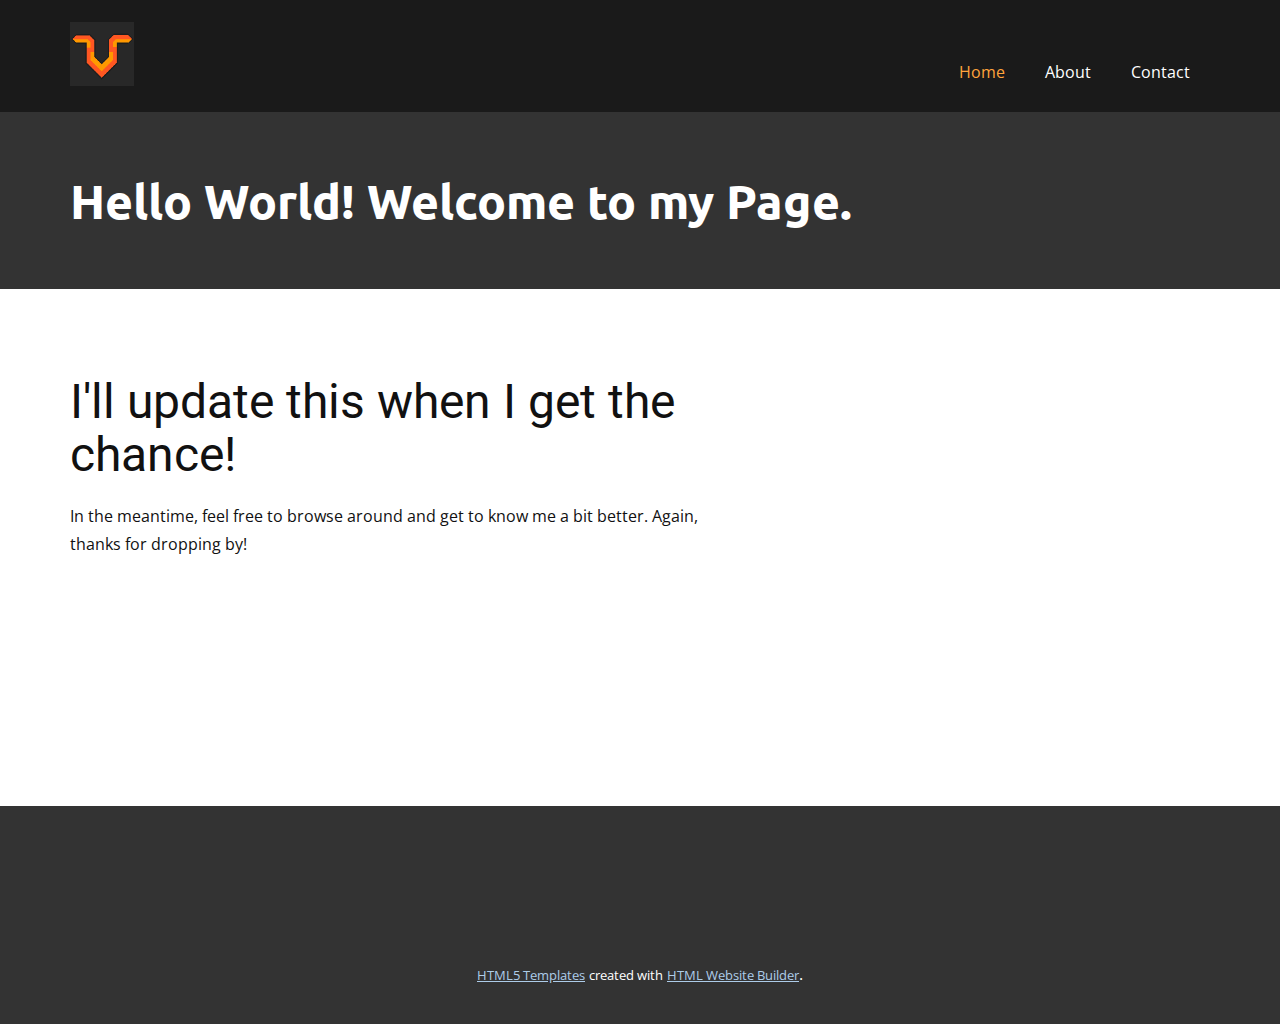
<file: personal/index.html>
<!DOCTYPE html>
<html style="font-size: 16px;">
  <head>
    <meta name="viewport" content="width=device-width, initial-scale=1.0">
    <meta charset="utf-8">
    <meta name="keywords" content="">
    <meta name="description" content="">
    <meta name="page_type" content="np-template-header-footer-from-plugin">
    <title>Home</title>
    <link rel="stylesheet" href="nicepage.css" media="screen">
<link rel="stylesheet" href="Home.css" media="screen">
    <script class="u-script" type="text/javascript" src="jquery.js" defer=""></script>
    <script class="u-script" type="text/javascript" src="nicepage.js" defer=""></script>
    <meta name="generator" content="Nicepage 3.14.1, nicepage.com">
    <link id="u-theme-google-font" rel="stylesheet" href="https://fonts.googleapis.com/css?family=Roboto:100,100i,300,300i,400,400i,500,500i,700,700i,900,900i|Open+Sans:300,300i,400,400i,600,600i,700,700i,800,800i">
    <link id="u-page-google-font" rel="stylesheet" href="https://fonts.googleapis.com/css?family=Ubuntu:300,300i,400,400i,500,500i,700,700i">
    
    
    
    <script type="application/ld+json">{
		"@context": "http://schema.org",
		"@type": "Organization",
		"name": "PersonalPage",
		"url": "index.html",
		"logo": "images/pfp.png"
}</script>
    <meta property="og:title" content="Home">
    <meta property="og:type" content="website">
    <meta name="theme-color" content="#478ac9">
    <link rel="canonical" href="index.html">
    <meta property="og:url" content="index.html">
  </head>
  <body data-home-page="Home.html" data-home-page-title="Home" class="u-body"><header class="u-clearfix u-grey-90 u-header u-header" id="sec-a705"><div class="u-clearfix u-sheet u-sheet-1">
        <a href="https://nicepage.com" class="u-image u-logo u-image-1" data-image-width="100" data-image-height="100">
          <img src="images/pfp.png" class="u-logo-image u-logo-image-1" data-image-width="64">
        </a>
        <nav class="u-menu u-menu-dropdown u-offcanvas u-menu-1">
          <div class="menu-collapse" style="font-size: 1rem; letter-spacing: 0px;">
            <a class="u-button-style u-custom-left-right-menu-spacing u-custom-padding-bottom u-custom-text-active-color u-custom-top-bottom-menu-spacing u-nav-link u-text-active-palette-1-base u-text-hover-palette-2-base" href="#">
              <svg><use xmlns:xlink="http://www.w3.org/1999/xlink" xlink:href="#menu-hamburger"></use></svg>
              <svg version="1.1" xmlns="http://www.w3.org/2000/svg" xmlns:xlink="http://www.w3.org/1999/xlink"><defs><symbol id="menu-hamburger" viewBox="0 0 16 16" style="width: 16px; height: 16px;"><rect y="1" width="16" height="2"></rect><rect y="7" width="16" height="2"></rect><rect y="13" width="16" height="2"></rect>
</symbol>
</defs></svg>
            </a>
          </div>
          <div class="u-nav-container">
            <ul class="u-nav u-unstyled u-nav-1"><li class="u-nav-item"><a class="u-button-style u-nav-link u-text-active-custom-color-2 u-text-hover-palette-2-base" href="Home.html" style="padding: 10px 20px;">Home</a>
</li><li class="u-nav-item"><a class="u-button-style u-nav-link u-text-active-custom-color-2 u-text-hover-palette-2-base" href="About.html" style="padding: 10px 20px;">About</a>
</li><li class="u-nav-item"><a class="u-button-style u-nav-link u-text-active-custom-color-2 u-text-hover-palette-2-base" href="Contact.html" style="padding: 10px 20px;">Contact</a>
</li></ul>
          </div>
          <div class="u-nav-container-collapse">
            <div class="u-black u-container-style u-inner-container-layout u-opacity u-opacity-95 u-sidenav">
              <div class="u-sidenav-overflow">
                <div class="u-menu-close"></div>
                <ul class="u-align-center u-nav u-popupmenu-items u-unstyled u-nav-2"><li class="u-nav-item"><a class="u-button-style u-nav-link" href="Home.html">Home</a>
</li><li class="u-nav-item"><a class="u-button-style u-nav-link" href="About.html">About</a>
</li><li class="u-nav-item"><a class="u-button-style u-nav-link" href="Contact.html">Contact</a>
</li></ul>
              </div>
            </div>
            <div class="u-black u-menu-overlay u-opacity u-opacity-70"></div>
          </div>
        </nav>
      </div></header>
    <section class="u-align-center u-clearfix u-grey-80 u-section-1" id="sec-612d">
      <div class="u-clearfix u-sheet u-valign-middle u-sheet-1">
        <h1 class="u-align-left u-custom-font u-font-ubuntu u-text u-text-1">Hello World! Welcome to my Page.</h1>
      </div>
    </section>
    <section class="u-align-center u-clearfix u-section-2" id="sec-c068">
      <div class="u-clearfix u-sheet u-sheet-1">
        <h1 class="u-align-left u-text u-text-1">I'll update this when I get the chance!</h1>
        <p class="u-align-left u-text u-text-2">In the meantime, feel free to browse around and get to know me a bit better. Again, thanks for dropping by!</p>
      </div>
    </section>
    
    
    <footer class="u-align-left u-clearfix u-footer u-grey-80 u-footer" id="sec-6d1d"><div class="u-clearfix u-sheet u-sheet-1"></div></footer>
    <section class="u-backlink u-clearfix u-grey-80">
      <a class="u-link" href="https://nicepage.com/html5-template" target="_blank">
        <span>HTML5 Templates</span>
      </a>
      <p class="u-text">
        <span>created with</span>
      </p>
      <a class="u-link" href="https://nicepage.com/html-website-builder" target="_blank">
        <span>HTML Website Builder</span>
      </a>. 
    </section>
  </body>
</html>
</file>
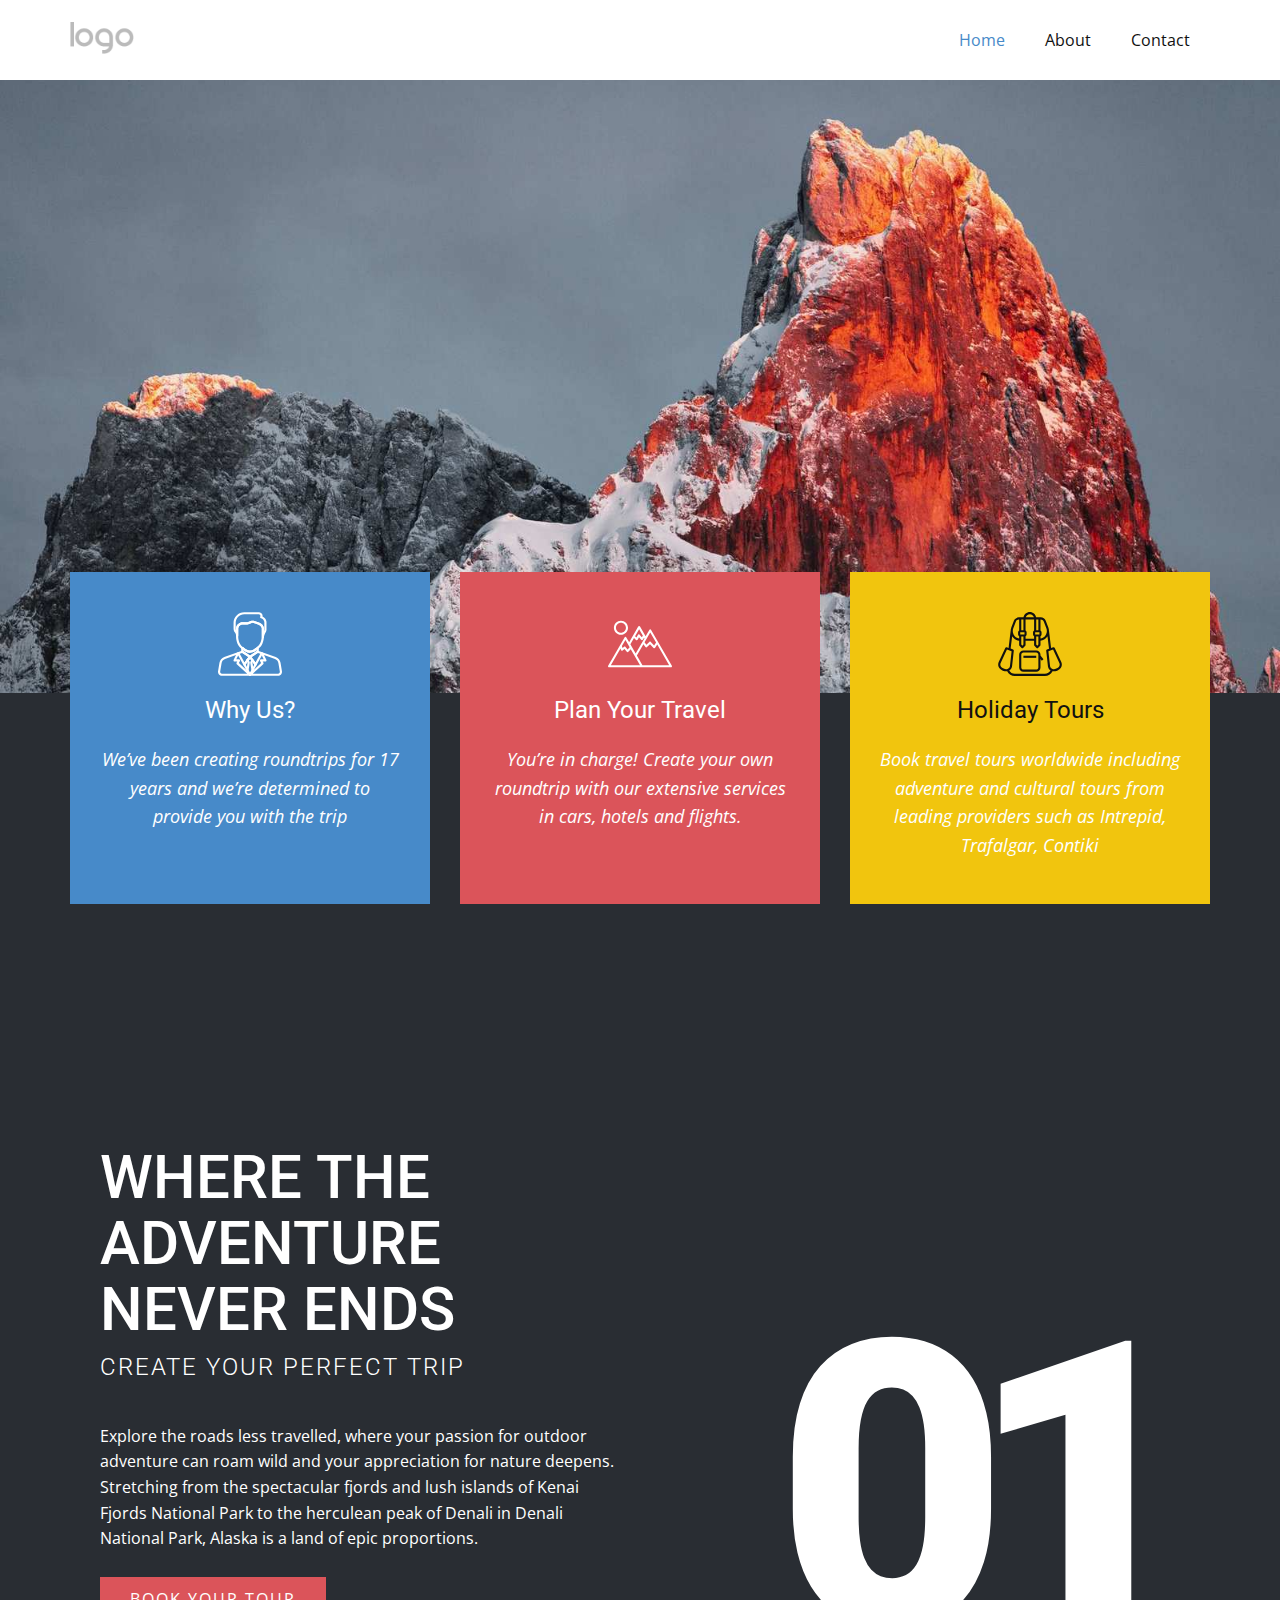
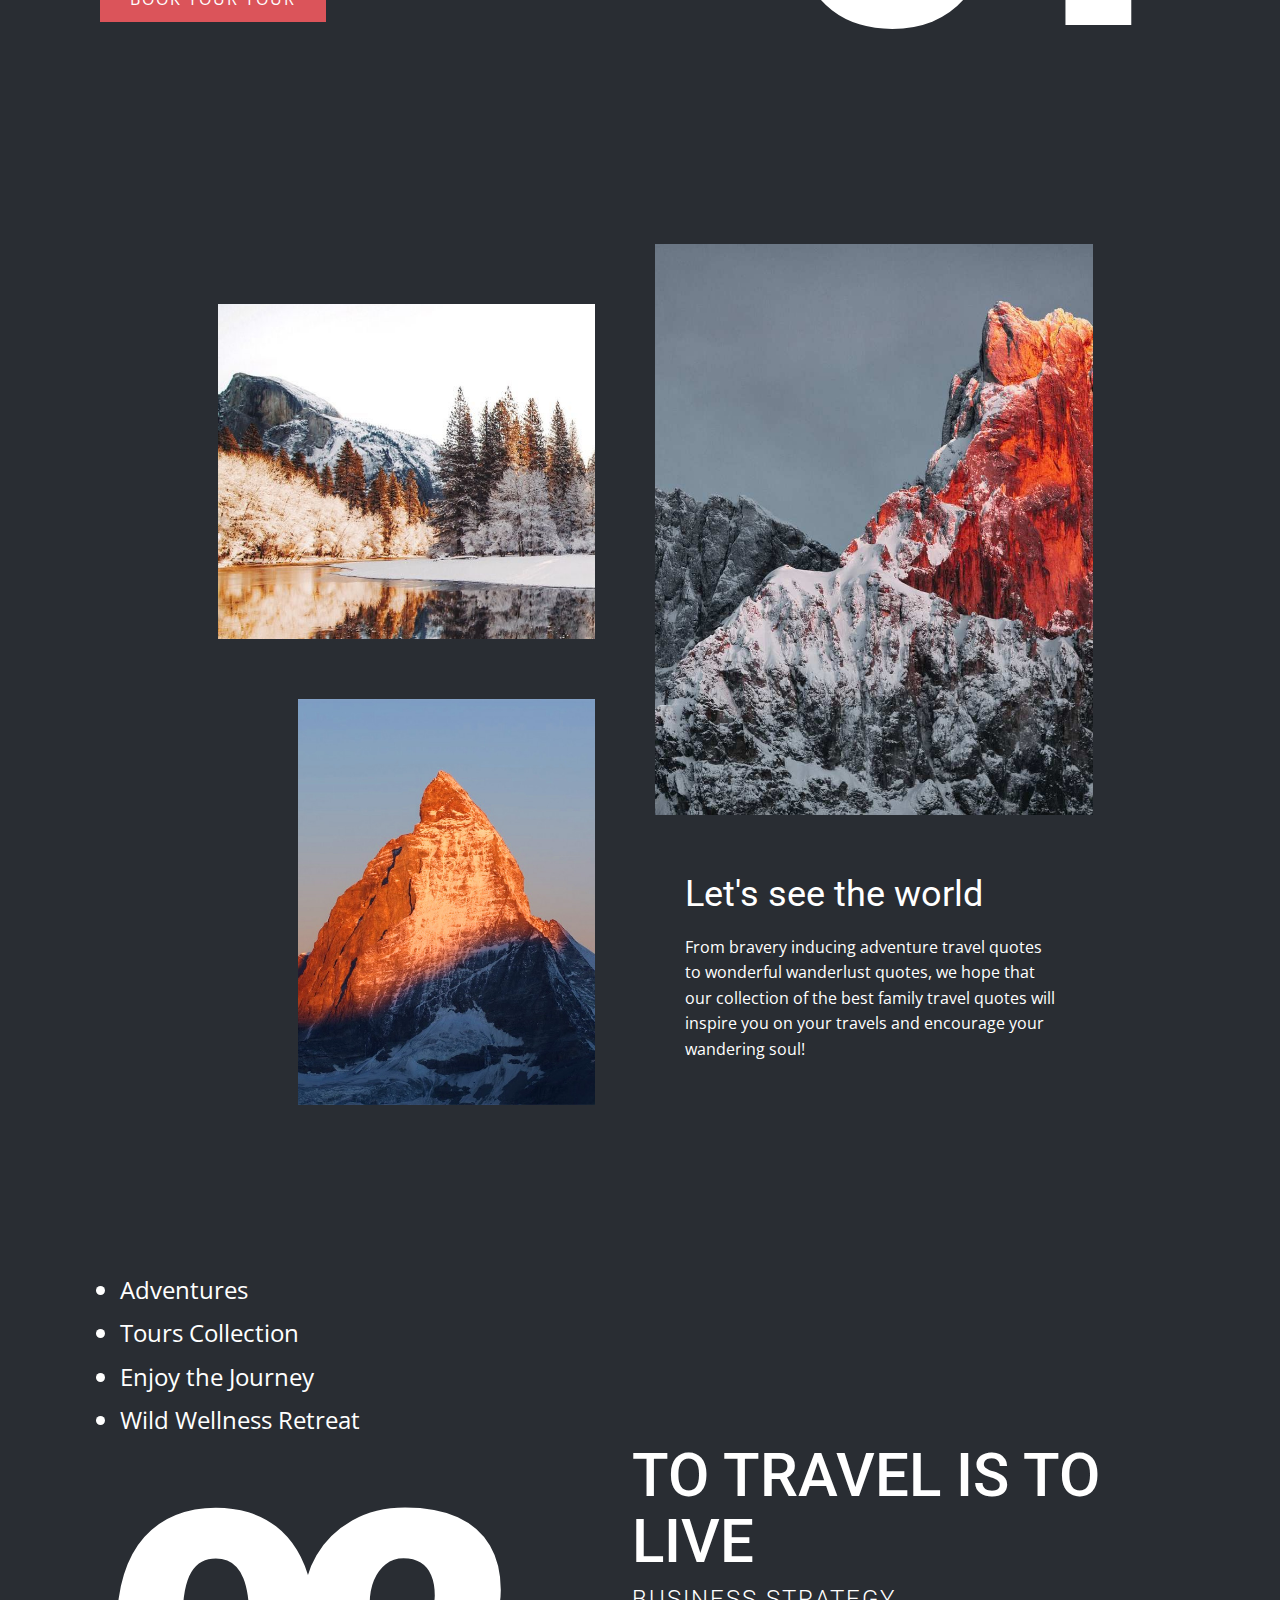
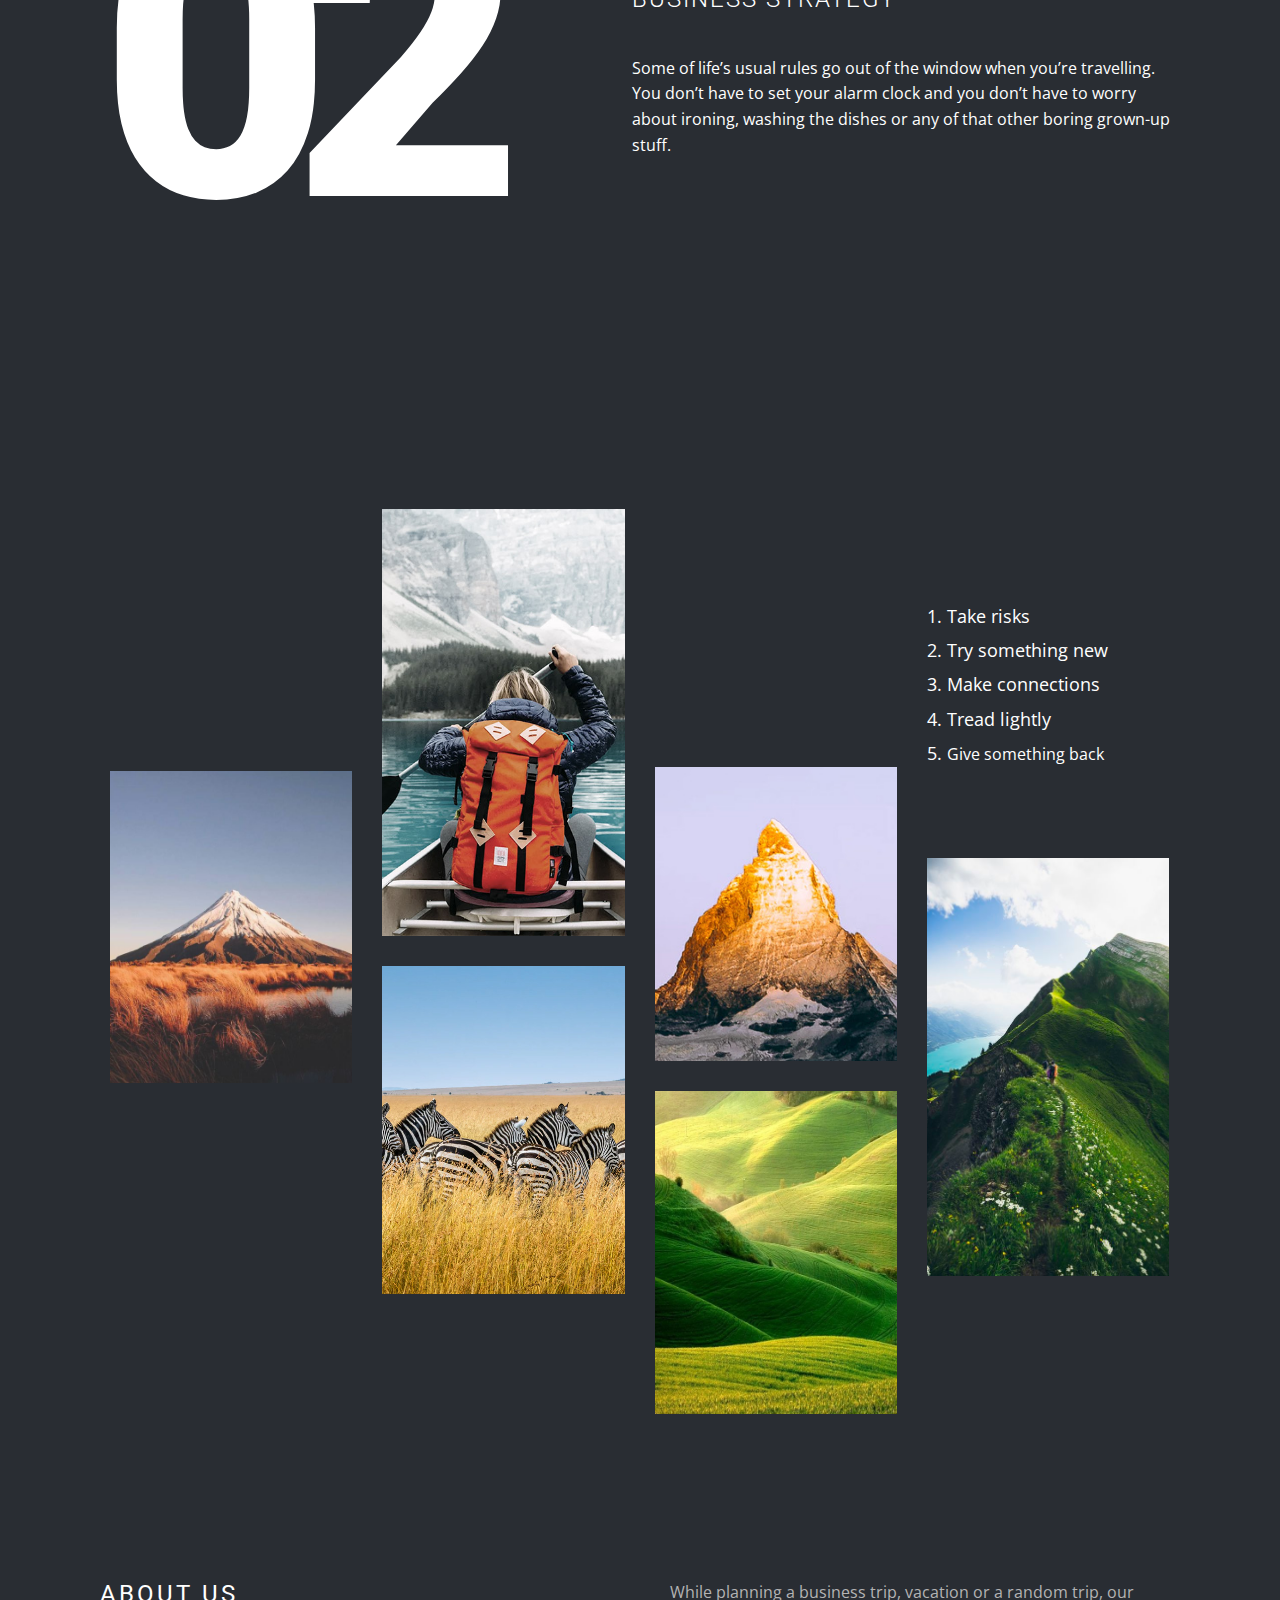
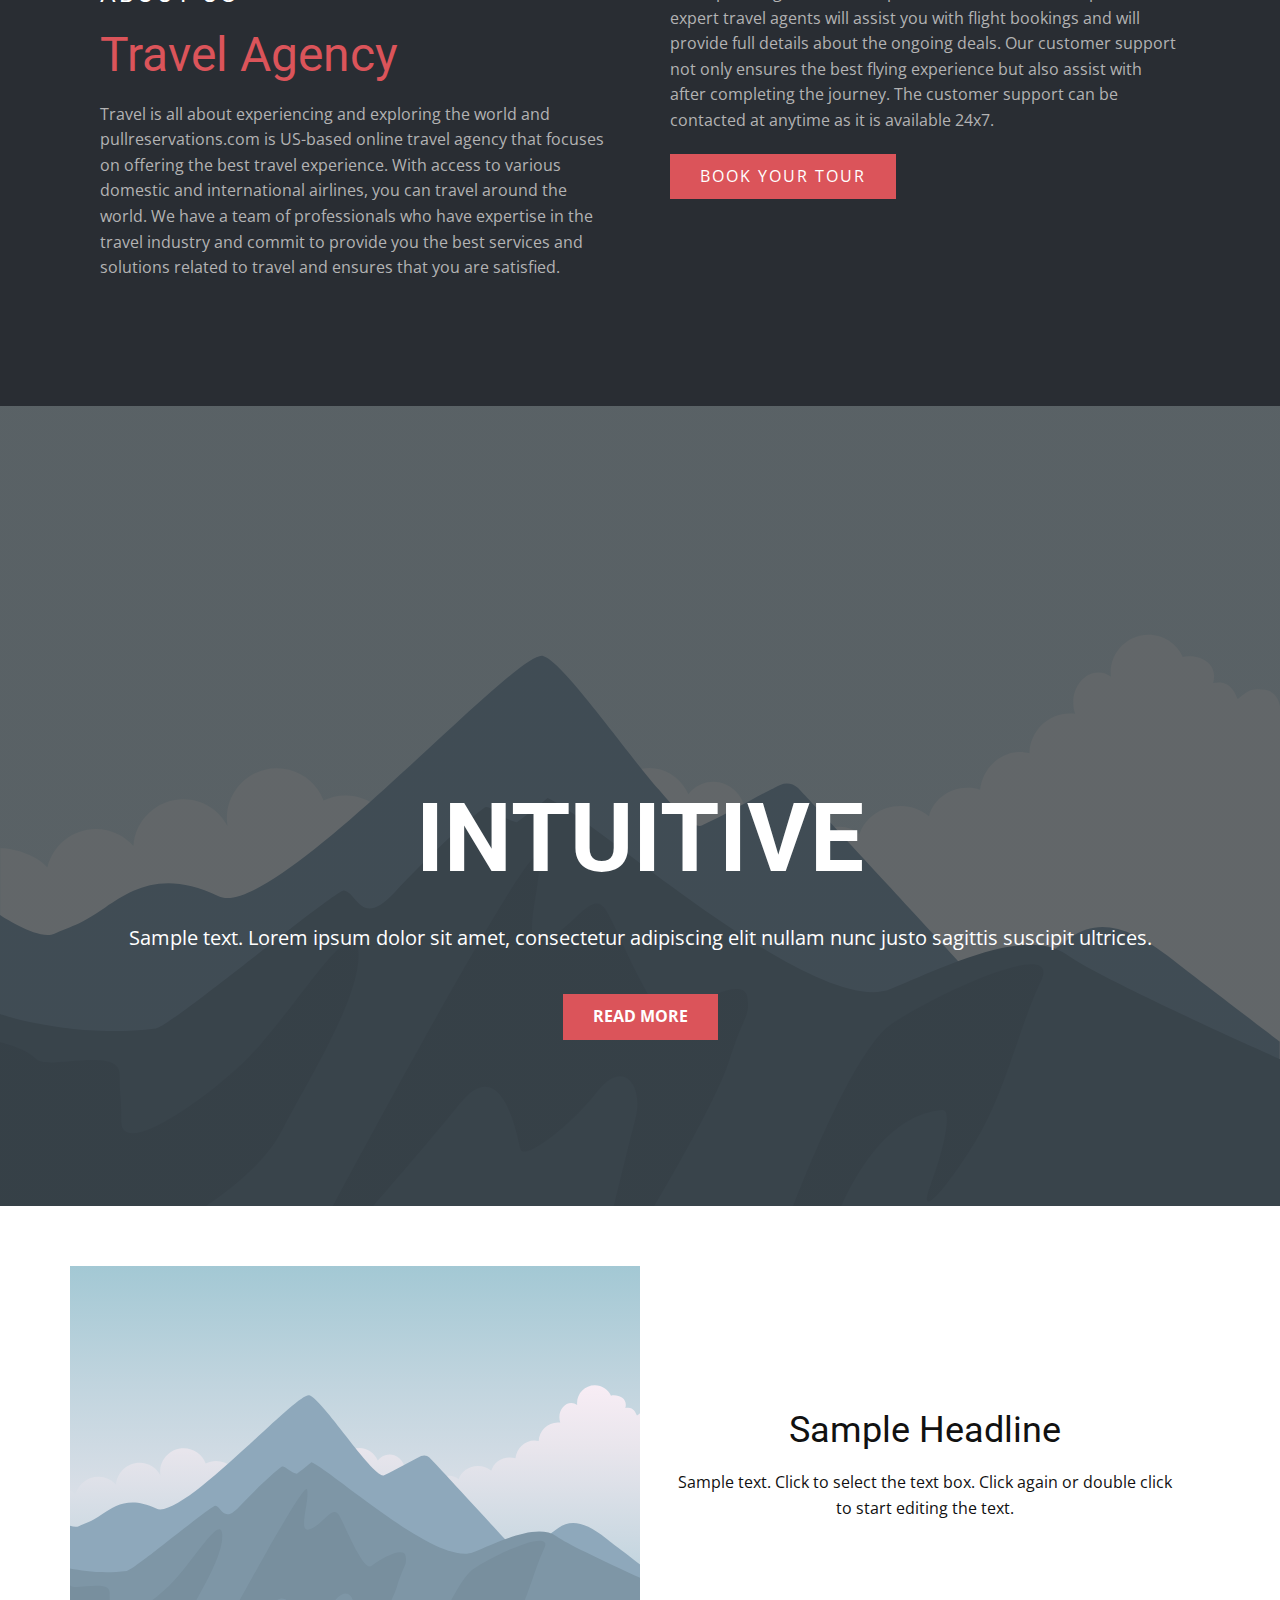
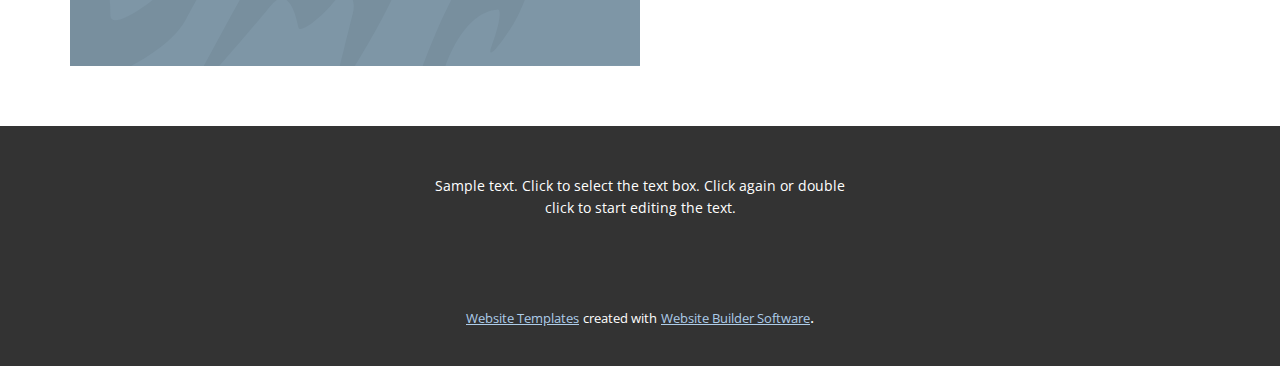
<file: test-site/index.html>
<!DOCTYPE html>
<html style="font-size: 16px;">
  <head>
    <meta name="viewport" content="width=device-width, initial-scale=1.0">
    <meta charset="utf-8">
    <meta name="keywords" content="Where The Adventure Never Ends‎, 01, Let's see the world, 02, To Travel is To Live, Travel Agency, INTUITIVE">
    <meta name="description" content="">
    <meta name="page_type" content="np-template-header-footer-from-plugin">
    <title>Home</title>
    <link rel="stylesheet" href="nicepage.css" media="screen">
<link rel="stylesheet" href="Home.css" media="screen">
    <script class="u-script" type="text/javascript" src="jquery.js" defer=""></script>
    <script class="u-script" type="text/javascript" src="nicepage.js" defer=""></script>
    <meta name="generator" content="Nicepage 3.14.1, nicepage.com">
    <link id="u-theme-google-font" rel="stylesheet" href="https://fonts.googleapis.com/css?family=Roboto:100,100i,300,300i,400,400i,500,500i,700,700i,900,900i|Open+Sans:300,300i,400,400i,600,600i,700,700i,800,800i">
    
    
    
    
    
    
    
    
    
    <script type="application/ld+json">{
		"@context": "http://schema.org",
		"@type": "Organization",
		"name": "",
		"url": "index.html",
		"logo": "images/default-logo.png"
}</script>
    <meta property="og:title" content="Home">
    <meta property="og:type" content="website">
    <meta name="theme-color" content="#478ac9">
    <link rel="canonical" href="index.html">
    <meta property="og:url" content="index.html">
  </head>
  <body data-home-page="Home.html" data-home-page-title="Home" class="u-body"><header class="u-clearfix u-header u-header" id="sec-34bb"><div class="u-clearfix u-sheet u-valign-middle u-sheet-1">
        <a href="https://nicepage.com" class="u-image u-logo u-image-1">
          <img src="images/default-logo.png" class="u-logo-image u-logo-image-1">
        </a>
        <nav class="u-menu u-menu-dropdown u-offcanvas u-menu-1">
          <div class="menu-collapse" style="font-size: 1rem; letter-spacing: 0px;">
            <a class="u-button-style u-custom-left-right-menu-spacing u-custom-padding-bottom u-custom-top-bottom-menu-spacing u-nav-link u-text-active-palette-1-base u-text-hover-palette-2-base" href="#">
              <svg><use xmlns:xlink="http://www.w3.org/1999/xlink" xlink:href="#menu-hamburger"></use></svg>
              <svg version="1.1" xmlns="http://www.w3.org/2000/svg" xmlns:xlink="http://www.w3.org/1999/xlink"><defs><symbol id="menu-hamburger" viewBox="0 0 16 16" style="width: 16px; height: 16px;"><rect y="1" width="16" height="2"></rect><rect y="7" width="16" height="2"></rect><rect y="13" width="16" height="2"></rect>
</symbol>
</defs></svg>
            </a>
          </div>
          <div class="u-nav-container">
            <ul class="u-nav u-unstyled u-nav-1"><li class="u-nav-item"><a class="u-button-style u-nav-link u-text-active-palette-1-base u-text-hover-palette-2-base" href="Home.html" style="padding: 10px 20px;">Home</a>
</li><li class="u-nav-item"><a class="u-button-style u-nav-link u-text-active-palette-1-base u-text-hover-palette-2-base" href="About.html" style="padding: 10px 20px;">About</a>
</li><li class="u-nav-item"><a class="u-button-style u-nav-link u-text-active-palette-1-base u-text-hover-palette-2-base" href="Contact.html" style="padding: 10px 20px;">Contact</a>
</li></ul>
          </div>
          <div class="u-nav-container-collapse">
            <div class="u-black u-container-style u-inner-container-layout u-opacity u-opacity-95 u-sidenav">
              <div class="u-sidenav-overflow">
                <div class="u-menu-close"></div>
                <ul class="u-align-center u-nav u-popupmenu-items u-unstyled u-nav-2"><li class="u-nav-item"><a class="u-button-style u-nav-link" href="Home.html">Home</a>
</li><li class="u-nav-item"><a class="u-button-style u-nav-link" href="About.html">About</a>
</li><li class="u-nav-item"><a class="u-button-style u-nav-link" href="Contact.html">Contact</a>
</li></ul>
              </div>
            </div>
            <div class="u-black u-menu-overlay u-opacity u-opacity-70"></div>
          </div>
        </nav>
      </div></header>
    <section class="u-align-center u-clearfix u-palette-5-dark-3 u-section-1" id="carousel_dfcf">
      <img src="images/pexelsphoto3389533.jpeg" class="u-align-left u-expanded-width u-image u-left-0 u-image-1">
      <div class="u-clearfix u-gutter-30 u-layout-wrap u-layout-wrap-1">
        <div class="u-layout">
          <div class="u-layout-row">
            <div class="u-container-style u-layout-cell u-left-cell u-palette-1-base u-size-20 u-layout-cell-1">
              <div class="u-container-layout u-valign-top u-container-layout-1"><span class="u-icon u-icon-circle u-icon-1"><svg class="u-svg-link" preserveAspectRatio="xMidYMin slice" viewBox="0 0 511.999 511.999" style=""><use xmlns:xlink="http://www.w3.org/1999/xlink" xlink:href="#svg-99c0"></use></svg><svg xmlns="http://www.w3.org/2000/svg" xmlns:xlink="http://www.w3.org/1999/xlink" version="1.1" id="svg-99c0" x="0px" y="0px" viewBox="0 0 511.999 511.999" style="enable-background:new 0 0 511.999 511.999;" xml:space="preserve" class="u-svg-content"><g><g><path d="M241.227,378.889c-3.851-2.826-9.27-2.001-12.1,1.852l-1.069,1.455c-2.827,3.85-2.004,9.261,1.842,12.094    c1.545,1.139,3.345,1.689,5.128,1.689c2.653,0,5.272-1.216,6.968-3.514l1.085-1.475    C245.91,387.137,245.08,381.719,241.227,378.889z"></path>
</g>
</g><g><g><path d="M243.486,461.241l-22.263-40.482l20.786-28.31c2.831-3.853,2-9.271-1.854-12.101c-3.853-2.831-9.271-2-12.1,1.855    l-24.058,32.765c-1.995,2.716-2.231,6.342-0.608,9.295l24.928,45.321v-0.001c1.577,2.865,4.538,4.486,7.593,4.486    c1.411-0.001,2.841-0.346,4.164-1.073C244.262,470.693,245.79,465.43,243.486,461.241z"></path>
</g>
</g><g><g><path d="M308.004,414.969l-23.96-32.632c-1.987-2.705-5.354-4.02-8.648-3.368c-3.293,0.647-5.914,3.141-6.728,6.396    c-0.625,2.5-0.104,5.146,1.421,7.223l20.684,28.172l-22.111,40.207c-0.702,1.277-1.071,2.717-1.071,4.176    c0,3.951,2.676,7.401,6.503,8.384c0.717,0.185,1.44,0.274,2.154,0.274c3.099,0,6.036-1.672,7.585-4.485l24.778-45.05    C310.236,421.311,309.998,417.685,308.004,414.969z"></path>
</g>
</g><g><g><path d="M321.721,278.932c-2.847-1.495-6.289-1.291-8.938,0.535c-5.149,3.547-9.927,7.305-14.201,11.168    c-23.296,21.06-45.429,18.21-46.296,18.086c-0.522-0.082-1.053-0.12-1.578-0.103c-9.207,0.236-25.807-8.177-43.368-21.969    c-2.686-2.109-5.44-4.119-8.19-5.975c-2.652-1.792-6.079-1.973-8.905-0.47c-2.827,1.502-4.594,4.442-4.594,7.644v29.696    c0,2.626,1.195,5.108,3.243,6.752c0.242,0.195,0.494,0.375,0.754,0.541l61.381,41.016c0.01,0.006,0.019,0.014,0.029,0.021    l0.162,0.108c1.445,0.956,3.11,1.439,4.781,1.439c1.406,0,2.812-0.341,4.097-1.028c0.271-0.145,0.531-0.304,0.781-0.474    c0.029-0.019,0.058-0.038,0.088-0.058c0.034-0.022,0.068-0.045,0.102-0.068l61.236-40.919c0.246-0.156,0.486-0.324,0.717-0.504    c2.101-1.64,3.329-4.157,3.329-6.823v-30.951C326.351,283.378,324.569,280.429,321.721,278.932z M309.037,312.914L256,348.354    l-53.036-35.441v-7.873c12.914,9.385,31.911,20.896,47.396,20.895c0.032,0,0.068,0,0.101,0c5.199,0.575,31.712,2.138,58.578-21.43    V312.914z"></path>
</g>
</g><g><g><path d="M264.539,357.343c-0.571-3.433-3.144-6.19-6.53-6.998c-3.388-0.803-6.926,0.492-8.986,3.298l-19.897,27.101    c-2.83,3.854-2,9.272,1.855,12.101c1.543,1.134,3.337,1.68,5.116,1.68c2.662,0,5.288-1.225,6.986-3.536l19.793-26.958    c1.126-1.472,1.782-3.304,1.782-5.262C264.657,358.293,264.617,357.813,264.539,357.343z"></path>
</g>
</g><g><g><path d="M387.881,78.272c-0.172-1.356-4.227-30.622-31.775-42.167c0.8-5.14,0.716-11.746-2.547-18.173    c-4.386-8.638-13.041-14.267-25.726-16.733c-0.544-0.106-1.096-0.159-1.651-0.159H209.995c-47.178,0-85.561,38.382-85.561,85.562    v45.591c0,11.878,4.049,23.461,11.399,32.613c3.644,4.538,8.132,12.463,8.809,24.445c0.264,4.678,4.18,8.293,8.887,8.163    c4.684-0.132,8.412-3.968,8.412-8.653v-59.44c5.878-24.309,25.939-29.04,29.388-29.679h37.582c4.421,0,8.768-0.675,12.923-2.007    c7.146-2.292,18.483-6.51,26.737-9.645c5.522-2.099,11.636-2.176,17.213-0.216l40.234,14.124    c20.114,7.42,23.704,25.078,24.149,27.852v71.337c0,4.531,3.493,8.29,8.011,8.627c0.22,0.016,0.436,0.025,0.652,0.025    c4.246-0.001,7.912-3.112,8.555-7.375c0.034-0.223,3.49-22.55,14.636-40.426c3.878-6.223,5.929-13.318,5.929-20.518V79.365    C387.95,79,387.927,78.635,387.881,78.272z M370.636,141.416c0,3.867-1.091,7.703-3.157,11.114v-23.372    c0-0.313-0.017-0.624-0.051-0.935c-0.136-1.257-3.713-30.923-35.498-42.599c-0.039-0.014-0.078-0.028-0.117-0.042l-40.295-14.146    c-4.543-1.595-9.296-2.391-14.046-2.391c-5.108,0-10.213,0.921-15.05,2.761c-11.556,4.39-20.505,7.621-25.876,9.343    c-2.443,0.783-5.012,1.181-7.636,1.181h-38.281c-0.371,0-0.743,0.024-1.112,0.071c-1.465,0.19-35.992,5.1-44.681,44.045    c-0.138,0.619-0.208,1.251-0.208,1.885v17.816c-1.885-4.356-2.883-9.114-2.883-13.953v-45.59    c0-37.632,30.617-68.249,68.248-68.249h115.315c4.774,1.017,10.576,3.104,12.777,7.35c2.695,5.197-0.375,12.353-0.378,12.359    c-1.107,2.355-1.094,5.082,0.031,7.427c1.126,2.345,3.248,4.059,5.778,4.668c22.038,5.305,26.533,26.442,27.119,29.861V141.416z"></path>
</g>
</g><g><g><path d="M367.429,128.223c-0.136-1.257-3.713-30.923-35.498-42.599c-0.039-0.014-0.078-0.028-0.117-0.042l-40.295-14.146    c-9.43-3.31-19.762-3.178-29.097,0.368c-11.556,4.39-20.505,7.621-25.876,9.344c-2.443,0.783-5.012,1.18-7.636,1.18h-38.281    c-0.371,0-0.743,0.024-1.112,0.071c-1.465,0.19-35.992,5.1-44.681,44.045c-0.138,0.619-0.208,1.251-0.208,1.885v74.416    c0,0.064,0.001,0.128,0.002,0.192c0.057,2.585,1.886,63.632,44.066,91.551l0.218,0.154c0.181,0.128,0.362,0.256,0.551,0.383    c2.405,1.624,4.82,3.387,7.182,5.241c12.288,9.649,35.445,25.67,53.713,25.67c0.034,0,0.066,0,0.101,0    c0.992,0.109,2.763,0.255,5.165,0.255c10.353,0,32.441-2.713,54.565-22.713c3.713-3.355,7.888-6.637,12.414-9.755l0.647-0.453    c0.211-0.149,0.422-0.299,0.64-0.445c14.07-9.45,38.438-33.834,43.554-90.968c0.023-0.256,0.035-0.515,0.035-0.773v-71.926    C367.48,128.846,367.462,128.535,367.429,128.223z M350.166,200.693c-4.717,51.562-26.686,71.551-35.928,77.758    c-0.328,0.221-0.652,0.449-0.976,0.677l-0.48,0.338c-5.149,3.547-9.927,7.305-14.201,11.168    c-23.209,20.982-45.27,18.23-46.352,18.078c-0.503-0.075-1.013-0.107-1.522-0.093c-9.207,0.236-25.807-8.177-43.368-21.969    c-2.686-2.11-5.44-4.12-8.186-5.973l-0.213-0.15c-0.208-0.148-0.415-0.295-0.659-0.457c-34.038-22.529-36.265-75.25-36.34-77.45    v-73.3c5.899-24.398,26.084-29.075,29.374-29.679h37.596c4.421,0,8.768-0.675,12.923-2.007c7.146-2.292,18.484-6.51,26.737-9.645    c5.522-2.099,11.636-2.176,17.213-0.216l40.234,14.124c20.114,7.42,23.704,25.078,24.149,27.852V200.693z"></path>
</g>
</g><g><g><path d="M263.742,354.898c-1.349-2.698-4.005-4.499-7.01-4.755c-3-0.248-5.926,1.071-7.711,3.503l-20.736,28.242    c-2.827,3.852-2.001,9.266,1.848,12.097c1.544,1.136,3.341,1.685,5.122,1.685c2.656,0,5.278-1.219,6.975-3.522l20.737-28.138    c1.097-1.488,1.689-3.39,1.689-5.238C264.657,357.429,264.342,356.101,263.742,354.898z"></path>
</g>
</g><g><g><path d="M264.297,494.276c-3.252-3.401-8.625-3.582-12.097-0.405l-1.979,1.81c-2.963,2.709-3.674,7.101-1.716,10.607l0.061,0.109    c1.322,2.369,3.68,3.981,6.367,4.354c0.398,0.055,0.796,0.082,1.192,0.082c2.279,0,4.486-0.901,6.121-2.536l1.917-1.919    C267.49,503.051,267.55,497.675,264.297,494.276z"></path>
</g>
</g><g><g><path d="M261.779,495.681l-1.979-1.81c-3.472-3.176-8.846-2.995-12.098,0.405c-3.253,3.402-3.193,8.779,0.135,12.105l1.92,1.919    c1.635,1.635,3.841,2.535,6.12,2.535c0.407,0,0.816-0.028,1.225-0.087c2.696-0.385,5.054-2.018,6.365-4.406l0.061-0.109    C265.446,502.733,264.724,498.374,261.779,495.681z"></path>
</g>
</g><g><g><path d="M261.925,495.816l-0.011-0.01c-1.337-1.25-3.066-2.074-4.971-2.283c-2.551-0.278-5.036,0.586-6.843,2.269l-0.026,0.024    c-1.75,1.596-2.769,3.841-2.82,6.209c-0.051,2.37,0.871,4.655,2.55,6.325l0.091,0.091c1.689,1.679,3.896,2.518,6.104,2.518    c2.216,0,4.431-0.846,6.12-2.534l0.091-0.091c1.672-1.673,2.588-3.956,2.533-6.32C264.691,499.649,263.672,497.41,261.925,495.816    z"></path>
</g>
</g><g><g><path d="M258.808,350.389c-3.585-1.148-7.519,0.183-9.702,3.253c-2.442,3.438-2.039,8.123,0.936,11.112    c1.674,1.682,3.896,2.544,6.135,2.544c1.739,0,3.487-0.52,4.995-1.582c2.304-1.621,3.675-4.261,3.675-7.079v-0.021    C264.847,354.849,262.397,351.534,258.808,350.389z"></path>
</g>
</g><g><g><path d="M263.034,353.571l-0.074-0.1c-2.221-3.006-6.121-4.244-9.67-3.075c-3.549,1.169-5.947,4.485-5.947,8.221v0.148    c0,3.187,1.789,6.092,4.597,7.6c1.272,0.683,2.676,1.02,4.078,1.02c1.691,0,3.38-0.49,4.832-1.452    c1.979-1.31,3.334-3.376,3.747-5.713C265.01,357.884,264.445,355.479,263.034,353.571z"></path>
</g>
</g><g><g><path d="M358.979,326.377c-0.897-2.371-2.788-4.229-5.174-5.083l-33.191-11.898c-0.269-0.096-0.548-0.182-0.826-0.25    c-2.369-0.593-4.879-0.158-6.909,1.2l-61.498,41.094c-0.016,0.011-0.034,0.022-0.051,0.034l4.829,7.18l-4.937-7.107    c-1.804,1.193-3.096,3.022-3.62,5.12c-0.288,1.152-0.335,2.355-0.14,3.526c0.223,1.338,0.757,2.606,1.561,3.701l45.025,61.321    c1.636,2.23,4.232,3.534,6.976,3.534c0.188,0,0.377-0.007,0.566-0.02c2.949-0.194,5.596-1.876,7.02-4.467l49.857-90.648    C359.69,331.392,359.877,328.746,358.979,326.377z M299.976,404.036l-31.645-43.1l50.542-33.773l19.533,7.003L299.976,404.036z"></path>
</g>
</g><g><g><path d="M264.529,357.274c-0.407-2.324-1.744-4.381-3.704-5.696l-61.703-41.231c-1.964-1.314-4.385-1.764-6.692-1.252    c-0.354,0.078-0.702,0.18-1.043,0.302l-33.191,11.898c-2.386,0.855-4.277,2.713-5.174,5.083c-0.897,2.371-0.711,5.015,0.511,7.237    l49.857,90.648c1.424,2.59,4.071,4.273,7.02,4.467c0.188,0.012,0.377,0.018,0.565,0.018c2.744,0,5.339-1.304,6.978-3.535    l24.058-32.765c0.019-0.025,0.038-0.052,0.057-0.079l20.911-28.481C264.375,361.986,264.935,359.598,264.529,357.274z     M228.057,382.198c-0.021,0.028-0.041,0.056-0.062,0.084l-15.973,21.755l-38.43-69.871l19.534-7.002l50.541,33.773    L228.057,382.198z"></path>
</g>
</g><g><g><path d="M511.571,474.155l-11.167-67.433c-3.519-21.251-18.288-39.006-38.544-46.332l-108.034-39.086    c-3.331-1.204-7.054-0.26-9.408,2.382c-2.354,2.643-2.863,6.453-1.283,9.622l22.556,45.234l-22.133,0.341    c-3.005,0.047-5.772,1.647-7.307,4.231c-1.536,2.584-1.622,5.778-0.228,8.441l9.078,17.333l-92.903,84.987    c-0.095,0.087-0.188,0.175-0.279,0.266l-1.918,1.918c-2.717,2.718-3.318,6.902-1.473,10.274l0.068,0.123    c1.519,2.775,4.431,4.502,7.595,4.502h224.171c9.313,0,18.107-4.073,24.128-11.175    C510.512,492.681,513.093,483.339,511.571,474.155z M491.288,488.586c-2.728,3.216-6.71,5.06-10.925,5.06H278.097l83.611-76.484    c2.9-2.651,3.65-6.922,1.826-10.403l-5.648-10.783l21.826-0.336c2.975-0.045,5.716-1.616,7.263-4.157    c1.545-2.543,1.678-5.699,0.351-8.362l-19.037-38.176l87.686,31.723c14.375,5.2,24.856,17.8,27.353,32.881l11.167,67.433    c0,0.001,0,0.001,0,0.001C495.183,481.142,494.015,485.37,491.288,488.586z"></path>
</g>
</g><g><g><path d="M262,495.885l-0.101-0.091c-3.426-3.102-8.688-2.964-11.948,0.314l-0.09,0.091c-2.465,2.48-3.196,6.2-1.854,9.428    c1.343,3.229,4.497,5.332,7.993,5.332h0.19c3.579,0,6.79-2.204,8.076-5.543C265.555,502.075,264.654,498.287,262,495.885z"></path>
</g>
</g><g><g><path d="M261.728,495.635c-1.965-1.769-4.63-2.544-7.24-2.099c-2.607,0.441-4.869,2.052-6.141,4.37l-0.06,0.109    c-1.825,3.327-1.27,7.455,1.369,10.183l0.031,0.032c1.696,1.753,3.956,2.637,6.222,2.637c2.085,0,4.176-0.75,5.832-2.263    l0.091-0.082c0.786-0.716,1.434-1.574,1.91-2.526C265.485,502.513,264.623,498.239,261.728,495.635z"></path>
</g>
</g><g><g><path d="M262.102,496.164l-0.036-0.037c-0.023-0.023-0.047-0.047-0.069-0.069l-1.92-1.918c-0.09-0.091-0.183-0.18-0.277-0.265    l-92.903-84.987l9.079-17.333c1.395-2.662,1.308-5.857-0.227-8.441c-1.536-2.583-4.302-4.184-7.307-4.231l-22.135-0.341    l22.556-45.234c1.58-3.168,1.07-6.979-1.283-9.622s-6.081-3.588-9.408-2.382L50.139,360.39    c-20.256,7.325-35.026,25.08-38.545,46.332L0.427,474.155c-1.521,9.188,1.061,18.528,7.083,25.629    c6.023,7.101,14.818,11.174,24.128,11.174H256c3.506,0,6.665-2.115,8.001-5.355C265.338,502.363,264.588,498.635,262.102,496.164z     M31.639,493.646c-4.216,0-8.198-1.844-10.924-5.06c-2.726-3.215-3.894-7.444-3.206-11.604l11.167-67.433    c2.497-15.083,12.978-27.681,27.353-32.881l87.685-31.723l-19.036,38.174c-1.328,2.663-1.196,5.819,0.351,8.362    c1.545,2.542,4.288,4.112,7.263,4.157l21.826,0.337l-5.648,10.783c-1.823,3.48-1.073,7.752,1.825,10.403l83.611,76.485H31.639z"></path>
</g>
</g><g><g><path d="M285.464,389.557c0.625-2.5,0.104-5.147-1.421-7.224l-21.066-28.689c-2.214-3.016-6.118-4.215-9.672-3.049    c-1.919,0.629-3.5,1.899-4.552,3.522l-20.681,28.061c-0.296,0.4-0.559,0.83-0.782,1.276c-1.417,2.835-1.172,6.217,0.638,8.818    l8.807,12.647l-9.382,59.137c-0.301,1.899,0.039,3.843,0.965,5.528l20.098,36.541c1.521,2.767,4.429,4.485,7.585,4.485    c3.157,0,6.064-1.718,7.585-4.485l20.248-36.812c0.702-1.278,1.071-2.713,1.071-4.171v-0.005c0-0.454-0.037-0.908-0.107-1.357    l-9.339-58.86l8.712-12.508C284.769,391.546,285.21,390.577,285.464,389.557z M256.001,483.992l-11.085-20.153l9.464-59.649    c0.351-2.21-0.168-4.468-1.446-6.303l-7.254-10.418l10.346-14.038l10.4,14.164l-7.167,10.292    c-1.278,1.834-1.796,4.093-1.446,6.303l9.421,59.377L256.001,483.992z"></path>
</g>
</g><g></g><g></g><g></g><g></g><g></g><g></g><g></g><g></g><g></g><g></g><g></g><g></g><g></g><g></g><g></g></svg></span>
                <h4 class="u-align-center u-text u-text-1">Why Us?</h4>
                <p class="u-align-center u-text u-text-body-alt-color u-text-2">We’ve been creating roundtrips for 17 years and we’re determined to provide you with the trip</p>
              </div>
            </div>
            <div class="u-container-style u-layout-cell u-palette-2-base u-size-20 u-layout-cell-2">
              <div class="u-container-layout u-valign-top u-container-layout-2"><span class="u-icon u-icon-circle u-icon-2"><svg class="u-svg-link" preserveAspectRatio="xMidYMin slice" viewBox="0 0 462.525 462.525" style=""><use xmlns:xlink="http://www.w3.org/1999/xlink" xlink:href="#svg-d869"></use></svg><svg xmlns="http://www.w3.org/2000/svg" xmlns:xlink="http://www.w3.org/1999/xlink" version="1.1" id="svg-d869" x="0px" y="0px" viewBox="0 0 462.525 462.525" style="enable-background:new 0 0 462.525 462.525;" xml:space="preserve" class="u-svg-content"><g><path d="M461.52,388.76L311.65,129.19c-1.34-2.321-3.816-3.75-6.495-3.75c-2.68,0-5.156,1.43-6.495,3.75l-26.805,46.43   L231.43,105.6c-1.34-2.32-3.815-3.75-6.495-3.75c-2.679,0-5.155,1.43-6.495,3.75l-65.411,113.286l-20.477-35.468   c-1.34-2.32-3.815-3.75-6.495-3.75s-5.155,1.43-6.495,3.75L1.005,388.762c-1.34,2.32-1.34,5.18,0,7.5s3.815,3.75,6.495,3.75   l447.525-0.002c2.68,0,5.155-1.43,6.495-3.75C462.86,393.939,462.86,391.08,461.52,388.76z M305.155,147.94l42.281,73.229   l-14.009,21.239l-24.186-26.01c-1.385-1.49-3.316-2.353-5.351-2.391c-2.038-0.04-3.997,0.752-5.438,2.188l-20.968,20.909   L264.172,219.5L305.155,147.94z M224.934,124.349l27.145,47.017l-7.729,11.995l-15.963-19.155   c-1.603-1.923-4.063-2.921-6.549-2.657c-2.49,0.263-4.684,1.75-5.85,3.965l-10.275,19.522l-10.056-9.985L224.934,124.349z    M187.901,188.488l14.441,14.34c1.416,1.406,3.32,2.178,5.284,2.178c0.378,0,0.758-0.028,1.138-0.087   c2.351-0.36,4.392-1.815,5.5-3.92l9.778-18.578l15.322,18.386c1.528,1.833,3.836,2.83,6.22,2.685   c2.382-0.146,4.553-1.417,5.846-3.423l9.083-14.096l2.683,4.647l-63.241,109.542l-38.265-66.277L187.901,188.488z M126.056,202.167   l30.41,52.671l-14.64,16.603l-15.405-18.706c-2.571-3.123-7.157-3.644-10.362-1.177l-11.101,8.539l-4.472-13.641L126.056,202.167z    M90.417,263.896l3.588,10.944c0.758,2.313,2.591,4.113,4.917,4.831c2.325,0.717,4.855,0.261,6.783-1.222l13.749-10.576   l16.387,19.898c1.396,1.696,3.466,2.694,5.663,2.731c0.042,0,0.084,0.001,0.126,0.001c2.15,0,4.2-0.924,5.625-2.54l17.123-19.418   L231.62,385.01l-211.13,0.002L90.417,263.896z M248.941,385.01l-40.327-69.848l47.252-81.846l14.814,19.697   c1.305,1.734,3.297,2.819,5.462,2.973c2.161,0.15,4.29-0.638,5.828-2.17l21.575-21.514l25.396,27.311   c1.425,1.532,3.417,2.393,5.492,2.393c0.207,0,0.415-0.008,0.622-0.026c2.293-0.191,4.372-1.424,5.639-3.345l15.13-22.938   l86.211,149.315H248.941z"></path><path d="M93.632,164.509c28.121,0,50.998-22.877,50.998-50.998c0-28.12-22.877-50.998-50.998-50.998   c-28.12,0-50.998,22.877-50.998,50.998C42.634,141.631,65.512,164.509,93.632,164.509z M93.632,77.513   c19.85,0,35.998,16.148,35.998,35.998c0,19.85-16.148,35.998-35.998,35.998c-19.849,0-35.998-16.148-35.998-35.998   C57.634,93.661,73.783,77.513,93.632,77.513z"></path>
</g><g></g><g></g><g></g><g></g><g></g><g></g><g></g><g></g><g></g><g></g><g></g><g></g><g></g><g></g><g></g></svg></span>
                <h4 class="u-align-center u-text u-text-3">Plan Your Travel</h4>
                <p class="u-align-center u-text u-text-body-alt-color u-text-4">You’re in charge! Create your own roundtrip&nbsp;with our extensive services in cars, hotels and flights. <br>
                  <br>
                </p>
              </div>
            </div>
            <div class="u-align-center u-container-style u-layout-cell u-palette-3-base u-right-cell u-size-20 u-layout-cell-3">
              <div class="u-container-layout u-valign-top u-container-layout-3"><span class="u-icon u-icon-circle u-icon-3"><svg class="u-svg-link" preserveAspectRatio="xMidYMin slice" viewBox="0 0 354.053 354.053" style=""><use xmlns:xlink="http://www.w3.org/1999/xlink" xlink:href="#svg-b9b3"></use></svg><svg xmlns="http://www.w3.org/2000/svg" id="svg-b9b3" enable-background="new 0 0 354.053 354.053" viewBox="0 0 354.053 354.053" class="u-svg-content"><path d="m13.852 316.482 4.207 3.163c7.541 5.653 16.764 8.668 26.105 8.668 2.195 0 4.396-.201 6.585-.543 7.913 15.873 24.182 26.283 42.138 26.283h166.34c18.198 0 34.52-10.533 42.351-26.642.431.089.832.248 1.269.325 2.343.389 4.709.584 7.063.584 9.335 0 18.564-3.015 26.094-8.668l4.213-3.163c5.258-3.942 9.129-9.323 11.206-15.555 2.614-7.836 2.13-16.275-1.363-23.763l-36.88-79.036c-1.269-2.714-4.373-4.048-7.217-3.104l-12.321 4.107-11.418-93.635-.142.018c.035-6.644-1.157-13.336-3.617-19.738l-14.375-37.364c-4.349-11.312-15.419-18.912-27.539-18.912h-25.628c-2.82-16.72-17.359-29.507-34.873-29.507s-32.048 12.787-34.874 29.504h-25.628c-12.12 0-23.185 7.6-27.539 18.912l-14.369 37.365c-2.467 6.408-3.653 13.094-3.623 19.738l-.147-.018-11.341 93.01-10.439-3.482c-2.862-.944-5.942.389-7.217 3.104l-36.881 79.037c-3.493 7.488-3.977 15.926-1.363 23.763 2.089 6.231 5.966 11.607 11.223 15.549zm325.517-34.332c2.213 4.744 2.52 10.079.862 15.041-1.316 3.948-3.771 7.353-7.093 9.843l-4.213 3.163c-6.875 5.157-15.679 7.299-24.141 5.889-8.94-1.487-15.879-8.822-16.882-17.827l-9.087-81.745 25.893-8.627zm-86.289-229.502 14.369 37.364c5.122 13.312 3.228 28.183-5.063 39.79-6.491 9.093-16.422 15.177-27.321 17.059v-12.781c3.511-2.048 5.901-5.812 5.901-10.161v-11.802c0-4.349-2.39-8.114-5.901-10.161v-60.656h1.493c7.269 0 13.908 4.562 16.522 11.348zm-53.421 94.868h-47.207v-13.442c3.511-2.048 5.901-5.812 5.901-10.161v-11.802c0-4.349-2.39-8.114-5.901-10.161v-60.65h47.207v60.649c-3.511 2.048-5.901 5.812-5.901 10.161v11.802c0 4.349 2.39 8.114 5.901 10.161zm-76.711-23.598v-11.808h23.604v11.802zm17.702-23.609h-11.802v-59.009h11.802zm-11.801 35.405h11.802v44.764l-5.901 5.901-5.901-5.901zm76.711-11.796v-11.808h23.604v11.802zm17.703-23.609h-11.802v-59.009h11.802zm-11.802 35.405h11.802v44.764l-5.901 5.901-5.901-5.901zm-35.405-123.918c10.964 0 20.128 7.553 22.766 17.703h-45.532c2.638-10.15 11.802-17.703 22.766-17.703zm-91.393 78.21 14.369-37.364c2.614-6.786 9.253-11.347 16.522-11.347h1.493v60.649c-3.511 2.048-5.901 5.812-5.901 10.161v11.802c0 4.349 2.39 8.114 5.901 10.161v12.781c-10.899-1.882-20.83-7.966-27.321-17.065-8.291-11.589-10.185-26.466-5.063-39.778zm-6.338 43.773c.602.962 1.133 1.947 1.794 2.874 8.698 12.179 22.211 20.187 36.928 22.164v24.105c0 1.564.62 3.068 1.729 4.172l11.802 11.802c1.151 1.151 2.661 1.729 4.172 1.729s3.021-.578 4.172-1.729l11.802-11.802c1.109-1.109 1.729-2.608 1.729-4.172v-23.604h47.207v23.604c0 1.564.62 3.068 1.729 4.172l11.802 11.802c1.151 1.151 2.661 1.729 4.172 1.729s3.021-.578 4.172-1.729l11.802-11.802c1.109-1.109 1.729-2.608 1.729-4.172v-24.105c14.711-1.971 28.23-9.978 36.922-22.158.667-.932 1.198-1.918 1.8-2.88l8.438 69.164-11.66 3.889c-2.638.879-4.302 3.481-3.995 6.249l9.613 86.483c1.08 9.754 6.633 18.181 14.534 23.326-5.989 11.737-18.068 19.355-31.487 19.355h-166.342c-12.976 0-24.843-7.217-30.997-18.399 8.698-5.01 14.858-13.92 16.009-24.282l9.607-86.483c.307-2.767-1.357-5.37-3.995-6.249l-13.543-4.514zm-63.623 148.371 34.662-74.268 25.893 8.627-9.081 81.745c-1.003 9.005-7.943 16.34-16.877 17.827-8.491 1.404-17.278-.738-24.146-5.889l-4.207-3.163c-3.328-2.49-5.783-5.901-7.099-9.843-1.665-4.951-1.358-10.291.855-15.036z"></path><path d="m140.65 330.443h70.811c13.017 0 23.604-10.586 23.604-23.604v-47.207l7.081 9.441 9.441-7.081-16.522-22.028v-3.936c0-13.017-10.586-23.604-23.604-23.604h-70.811c-13.017 0-23.604 10.586-23.604 23.604v70.811c.001 13.018 10.587 23.604 23.604 23.604zm-11.801-94.414c0-6.509 5.293-11.802 11.802-11.802h70.811c6.509 0 11.802 5.293 11.802 11.802v70.811c0 6.509-5.293 11.802-11.802 11.802h-70.812c-6.509 0-11.802-5.293-11.802-11.802v-70.811z"></path><path d="m140.65 241.93h70.811v11.802h-70.811z"></path></svg></span>
                <h4 class="u-text u-text-5">Holiday Tours</h4>
                <p class="u-text u-text-body-alt-color u-text-6">Book travel tours worldwide including adventure and cultural tours from leading providers such as Intrepid, Trafalgar, Contiki</p>
              </div>
            </div>
          </div>
        </div>
      </div>
    </section>
    <section class="u-clearfix u-color-scheme-u10 u-color-style-multicolor-1 u-palette-5-dark-3 u-section-2" id="carousel_cdbb">
      <div class="u-clearfix u-sheet u-valign-middle-lg u-valign-middle-xl u-sheet-1">
        <div class="u-clearfix u-expanded-width u-layout-wrap u-layout-wrap-1">
          <div class="u-layout">
            <div class="u-layout-row">
              <div class="u-align-left u-container-style u-layout-cell u-left-cell u-size-31 u-layout-cell-1">
                <div class="u-container-layout u-valign-top-md u-valign-top-sm u-valign-top-xs u-container-layout-1">
                  <h2 class="u-text u-text-1">Where The Adventure Never Ends‎<br>
                  </h2>
                  <h4 class="u-text u-text-2">Create your perfect trip</h4>
                  <p class="u-text u-text-3">Explore the roads less travelled, where your passion for outdoor adventure can roam wild and your appreciation for nature deepens. Stretching from the spectacular fjords and lush islands of Kenai Fjords National Park to the herculean peak of Denali in Denali National Park, Alaska is a land of epic proportions.</p>
                  <a href="https://nicepage.com/k/adult-html-templates" class="u-btn u-button-style u-palette-2-base u-btn-1">Book your tour</a>
                </div>
              </div>
              <div class="u-container-style u-layout-cell u-right-cell u-size-29 u-layout-cell-2">
                <div class="u-container-layout u-valign-bottom u-container-layout-2">
                  <h1 class="u-align-right u-text u-text-4">01</h1>
                </div>
              </div>
            </div>
          </div>
        </div>
      </div>
    </section>
    <section class="u-align-left u-clearfix u-palette-5-dark-3 u-section-3" id="carousel_acec">
      <div class="u-clearfix u-sheet u-valign-middle u-sheet-1">
        <div class="u-clearfix u-gutter-30 u-layout-wrap u-layout-wrap-1">
          <div class="u-layout">
            <div class="u-layout-row">
              <div class="u-size-30">
                <div class="u-layout-col">
                  <div class="u-align-right u-container-style u-layout-cell u-left-cell u-size-30 u-layout-cell-1">
                    <div class="u-container-layout u-valign-middle u-container-layout-1">
                      <img class="u-expand-resize u-expanded-width u-image u-image-1" src="images/c3ba215ceac22c0d66a3a88afb5cbfdf.jpg" data-image-width="564" data-image-height="705">
                    </div>
                  </div>
                  <div class="u-container-style u-layout-cell u-left-cell u-size-30 u-layout-cell-2">
                    <div class="u-container-layout u-valign-bottom-sm u-valign-bottom-xs u-valign-top-lg u-valign-top-md u-valign-top-xl u-container-layout-2">
                      <img class="u-expand-resize u-expanded-width u-image u-image-2" src="images/gg.jpg">
                    </div>
                  </div>
                </div>
              </div>
              <div class="u-size-30">
                <div class="u-layout-col">
                  <div class="u-container-style u-image u-layout-cell u-right-cell u-size-30 u-image-3" data-image-width="2250" data-image-height="1500">
                    <div class="u-container-layout u-container-layout-3"></div>
                  </div>
                  <div class="u-container-style u-layout-cell u-right-cell u-size-30 u-layout-cell-4">
                    <div class="u-container-layout u-container-layout-4">
                      <h2 class="u-text u-text-default u-text-1">Let's see the world</h2>
                      <p class="u-text u-text-2">From bravery inducing adventure travel quotes to wonderful wanderlust quotes, we hope that our collection of the best family travel quotes will inspire you on your travels and encourage your wandering soul!</p>
                    </div>
                  </div>
                </div>
              </div>
            </div>
          </div>
        </div>
      </div>
    </section>
    <section class="u-clearfix u-color-scheme-u10 u-color-style-multicolor-1 u-palette-5-dark-3 u-section-4" id="carousel_4162">
      <div class="u-clearfix u-sheet u-valign-middle u-sheet-1">
        <div class="u-clearfix u-expanded-width u-layout-wrap u-layout-wrap-1">
          <div class="u-layout">
            <div class="u-layout-row">
              <div class="u-align-left u-container-style u-layout-cell u-left-cell u-size-28 u-layout-cell-1">
                <div class="u-container-layout u-valign-top u-container-layout-1">
                  <ul class="u-indent-0 u-spacing-5 u-text u-text-1">
                    <li>Adventures</li>
                    <li>Tours Collection<br>
                    </li>
                    <li>Enjoy the Journey<br>
                    </li>
                    <li>Wild Wellness Retreat<br>
                    </li>
                  </ul>
                  <h1 class="u-text u-text-2">02</h1>
                </div>
              </div>
              <div class="u-align-left u-container-style u-layout-cell u-right-cell u-size-32 u-layout-cell-2">
                <div class="u-container-layout u-container-layout-2">
                  <h2 class="u-text u-text-3">To Travel is To Live</h2>
                  <h4 class="u-text u-text-4">business strategy</h4>
                  <p class="u-text u-text-5">Some of life’s usual rules go out of the window when you’re travelling. You don’t have to set your alarm clock and you don’t have to worry about ironing, washing the dishes or any of that other boring grown-up stuff.</p>
                </div>
              </div>
            </div>
          </div>
        </div>
      </div>
    </section>
    <section class="u-clearfix u-palette-5-dark-3 u-section-5" id="carousel_36d9">
      <div class="u-clearfix u-sheet u-sheet-1">
        <div class="u-clearfix u-gutter-30 u-layout-wrap u-layout-wrap-1">
          <div class="u-gutter-0 u-layout">
            <div class="u-layout-row">
              <div class="u-size-15 u-size-30-md">
                <div class="u-layout-col">
                  <div class="u-container-style u-hidden-sm u-hidden-xs u-layout-cell u-left-cell u-size-20 u-layout-cell-1">
                    <div class="u-container-layout u-container-layout-1"></div>
                  </div>
                  <div class="u-container-style u-expand-resize u-layout-cell u-left-cell u-size-40 u-layout-cell-2">
                    <div class="u-container-layout">
                      <img class="u-expanded-width u-image u-image-1" src="images/9e63a02f73211e49db5d41908e558afa.jpg">
                    </div>
                  </div>
                </div>
              </div>
              <div class="u-size-15 u-size-30-md">
                <div class="u-layout-col">
                  <div class="u-container-style u-layout-cell u-size-40 u-layout-cell-3">
                    <div class="u-container-layout">
                      <img class="u-expanded-width u-image u-image-2" src="images/d.jpg" data-image-width="900" data-image-height="638">
                    </div>
                  </div>
                  <div class="u-container-style u-layout-cell u-size-20 u-layout-cell-4">
                    <div class="u-container-layout">
                      <img class="u-expanded-width u-image u-image-3" src="images/xs.jpg" data-image-width="600" data-image-height="652">
                    </div>
                  </div>
                </div>
              </div>
              <div class="u-size-15 u-size-30-md">
                <div class="u-layout-col">
                  <div class="u-container-style u-expand-resize u-layout-cell u-size-20 u-layout-cell-5">
                    <div class="u-container-layout">
                      <img class="u-expanded-width u-image u-image-4" src="images/2.jpg" data-image-width="350" data-image-height="332">
                    </div>
                  </div>
                  <div class="u-container-style u-image u-layout-cell u-size-40 u-image-5">
                    <div class="u-container-layout"></div>
                  </div>
                </div>
              </div>
              <div class="u-size-15 u-size-30-md">
                <div class="u-layout-col">
                  <div class="u-container-style u-layout-cell u-right-cell u-size-40 u-layout-cell-7">
                    <div class="u-container-layout u-valign-top u-container-layout-7">
                      <ol class="u-text u-text-1">
                        <li style="">Take risks</li>
                        <li style="">Try something new<br>
                        </li>
                        <li style="">Make connections<br>
                        </li>
                        <li style="">Tread lightly<br>
                        </li>
                        <li style="">
                          <span style="background-color: transparent; color: #ffffff; font-family: 'Open Sans',sans-serif; font-size: 1rem;">Give something back</span>
                          <br>
                        </li>
                      </ol>
                    </div>
                  </div>
                  <div class="u-container-style u-layout-cell u-right-cell u-size-20 u-layout-cell-8">
                    <div class="u-container-layout">
                      <img class="u-expanded-width u-image u-image-6" src="images/a569dfc49b821eb9c7d38f51c8f55897.jpg">
                    </div>
                  </div>
                </div>
              </div>
            </div>
          </div>
        </div>
      </div>
    </section>
    <section class="u-clearfix u-palette-5-dark-3 u-section-6" id="carousel_72bc">
      <div class="u-clearfix u-sheet u-valign-middle u-sheet-1">
        <div class="u-clearfix u-expanded-width u-layout-wrap u-layout-wrap-1">
          <div class="u-layout">
            <div class="u-layout-row">
              <div class="u-container-style u-layout-cell u-left-cell u-size-30 u-layout-cell-1">
                <div class="u-container-layout u-valign-top u-container-layout-1">
                  <h4 class="u-text u-text-1">about us<br>
                  </h4>
                  <h2 class="u-text u-text-palette-2-base u-text-2">Travel Agency</h2>
                  <p class="u-text u-text-grey-30 u-text-3">Travel is all about experiencing and exploring the world and pullreservations.com is US-based online travel agency that focuses on offering the best travel experience. With access to various domestic and international airlines, you can travel around the world. We have a team of professionals who have expertise in the travel industry and commit to provide you the best services and solutions related to travel and ensures that you are satisfied.</p>
                </div>
              </div>
              <div class="u-container-style u-layout-cell u-right-cell u-size-30 u-layout-cell-2">
                <div class="u-container-layout u-valign-top u-container-layout-2">
                  <p class="u-text u-text-grey-30 u-text-4">While planning a business trip, vacation or a random trip, our expert travel agents will assist you with flight bookings and will provide full details about the ongoing deals. Our customer support not only ensures the best flying experience but also assist with after completing the journey. The customer support can be contacted at anytime as it is available 24x7.</p>
                  <a href="https://nicepage.com/k/infographic-html-templates" class="u-btn u-button-style u-palette-2-base u-btn-1">Book your tour</a>
                </div>
              </div>
            </div>
          </div>
        </div>
      </div>
    </section>
    <section class="u-align-center u-clearfix u-image u-shading u-section-7" src="" data-image-width="256" data-image-height="256" id="sec-4eb6">
      <div class="u-clearfix u-sheet u-valign-middle u-sheet-1">
        <h1 class="u-text u-title u-text-1">INTUITIVE</h1>
        <p class="u-large-text u-text u-text-variant u-text-2">Sample text. Lorem ipsum dolor sit amet, consectetur adipiscing elit nullam nunc justo sagittis suscipit ultrices.</p>
        <a href="#" class="u-btn u-button-style u-palette-2-base u-btn-1">Read More</a>
      </div>
    </section>
    <section class="u-clearfix u-section-8" id="sec-e774">
      <div class="u-clearfix u-sheet u-sheet-1">
        <div class="u-clearfix u-expanded-width u-layout-wrap u-layout-wrap-1">
          <div class="u-layout">
            <div class="u-layout-row">
              <div class="u-container-style u-image u-layout-cell u-size-30 u-image-1" data-image-width="400" data-image-height="265">
                <div class="u-container-layout u-container-layout-1"></div>
              </div>
              <div class="u-align-center u-container-style u-layout-cell u-size-30 u-layout-cell-2">
                <div class="u-container-layout u-valign-middle u-container-layout-2">
                  <h2 class="u-text u-text-default u-text-1">Sample Headline</h2>
                  <p class="u-text u-text-default u-text-2">Sample text. Click to select the text box. Click again or double click to start editing the text.</p>
                </div>
              </div>
            </div>
          </div>
        </div>
      </div>
    </section>
    
    
    <footer class="u-align-center u-clearfix u-footer u-grey-80 u-footer" id="sec-6aff"><div class="u-clearfix u-sheet u-sheet-1">
        <p class="u-small-text u-text u-text-variant u-text-1">Sample text. Click to select the text box. Click again or double click to start editing the text.</p>
      </div></footer>
    <section class="u-backlink u-clearfix u-grey-80">
      <a class="u-link" href="https://nicepage.com/website-templates" target="_blank">
        <span>Website Templates</span>
      </a>
      <p class="u-text">
        <span>created with</span>
      </p>
      <a class="u-link" href="https://nicepage.com/" target="_blank">
        <span>Website Builder Software</span>
      </a>. 
    </section>
  </body>
</html>
</file>
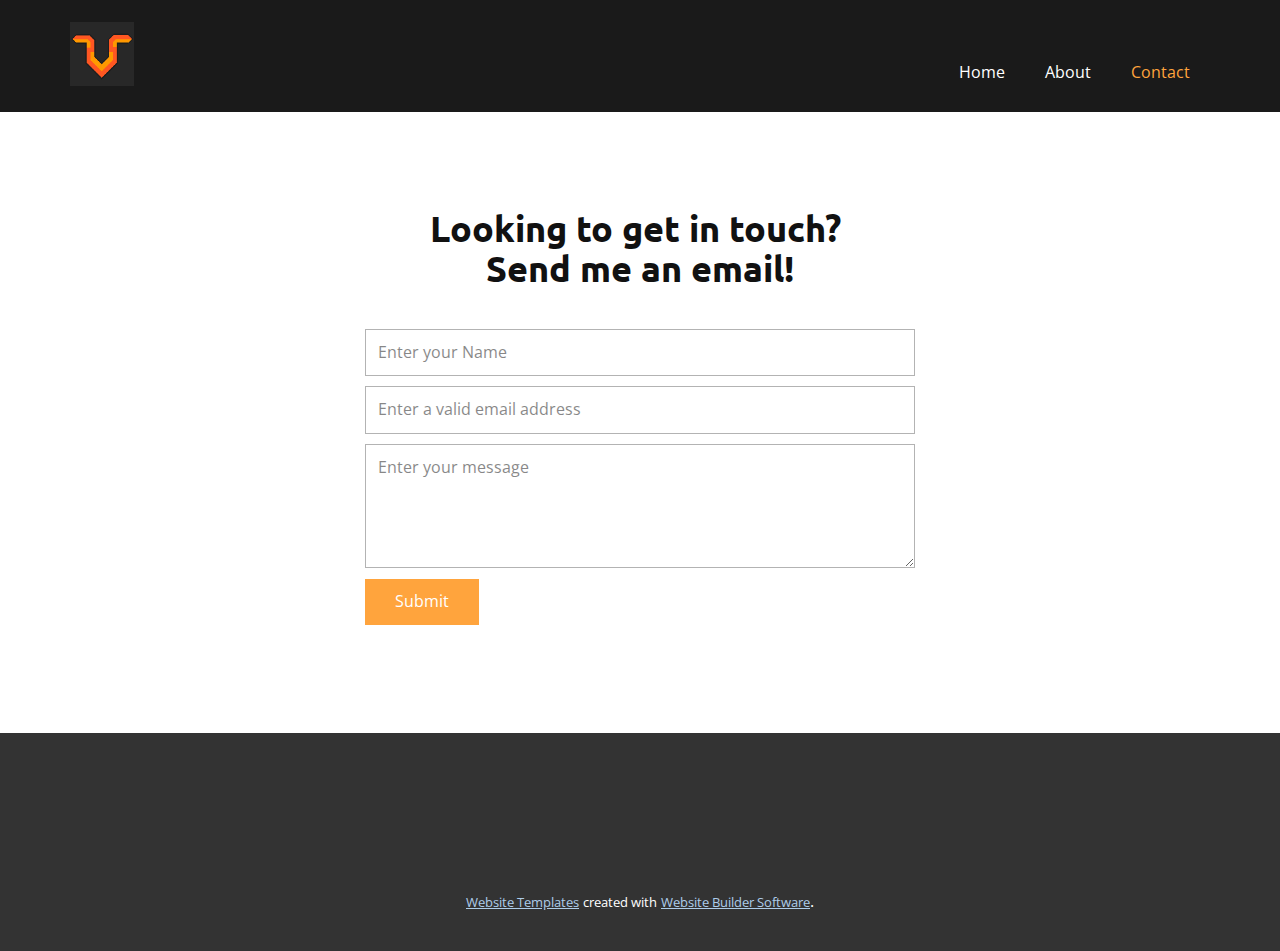
<file: personal/Contact.html>
<!DOCTYPE html>
<html style="font-size: 16px;">
  <head>
    <meta name="viewport" content="width=device-width, initial-scale=1.0">
    <meta charset="utf-8">
    <meta name="keywords" content="Or send me an email!">
    <meta name="description" content="">
    <meta name="page_type" content="np-template-header-footer-from-plugin">
    <title>Contact</title>
    <link rel="stylesheet" href="nicepage.css" media="screen">
<link rel="stylesheet" href="Contact.css" media="screen">
    <script class="u-script" type="text/javascript" src="jquery.js" defer=""></script>
    <script class="u-script" type="text/javascript" src="nicepage.js" defer=""></script>
    <meta name="generator" content="Nicepage 3.14.1, nicepage.com">
    <link id="u-theme-google-font" rel="stylesheet" href="https://fonts.googleapis.com/css?family=Roboto:100,100i,300,300i,400,400i,500,500i,700,700i,900,900i|Open+Sans:300,300i,400,400i,600,600i,700,700i,800,800i">
    <link id="u-page-google-font" rel="stylesheet" href="https://fonts.googleapis.com/css?family=Ubuntu:300,300i,400,400i,500,500i,700,700i">
    
    
    <script type="application/ld+json">{
		"@context": "http://schema.org",
		"@type": "Organization",
		"name": "PersonalPage",
		"url": "index.html",
		"logo": "images/pfp.png"
}</script>
    <meta property="og:title" content="Contact">
    <meta property="og:type" content="website">
    <meta name="theme-color" content="#478ac9">
    <link rel="canonical" href="index.html">
    <meta property="og:url" content="index.html">
  </head>
  <body class="u-body"><header class="u-clearfix u-grey-90 u-header u-header" id="sec-a705"><div class="u-clearfix u-sheet u-sheet-1">
        <a href="https://nicepage.com" class="u-image u-logo u-image-1" data-image-width="100" data-image-height="100">
          <img src="images/pfp.png" class="u-logo-image u-logo-image-1" data-image-width="64">
        </a>
        <nav class="u-menu u-menu-dropdown u-offcanvas u-menu-1">
          <div class="menu-collapse" style="font-size: 1rem; letter-spacing: 0px;">
            <a class="u-button-style u-custom-left-right-menu-spacing u-custom-padding-bottom u-custom-text-active-color u-custom-top-bottom-menu-spacing u-nav-link u-text-active-palette-1-base u-text-hover-palette-2-base" href="#">
              <svg><use xmlns:xlink="http://www.w3.org/1999/xlink" xlink:href="#menu-hamburger"></use></svg>
              <svg version="1.1" xmlns="http://www.w3.org/2000/svg" xmlns:xlink="http://www.w3.org/1999/xlink"><defs><symbol id="menu-hamburger" viewBox="0 0 16 16" style="width: 16px; height: 16px;"><rect y="1" width="16" height="2"></rect><rect y="7" width="16" height="2"></rect><rect y="13" width="16" height="2"></rect>
</symbol>
</defs></svg>
            </a>
          </div>
          <div class="u-nav-container">
            <ul class="u-nav u-unstyled u-nav-1"><li class="u-nav-item"><a class="u-button-style u-nav-link u-text-active-custom-color-2 u-text-hover-palette-2-base" href="Home.html" style="padding: 10px 20px;">Home</a>
</li><li class="u-nav-item"><a class="u-button-style u-nav-link u-text-active-custom-color-2 u-text-hover-palette-2-base" href="About.html" style="padding: 10px 20px;">About</a>
</li><li class="u-nav-item"><a class="u-button-style u-nav-link u-text-active-custom-color-2 u-text-hover-palette-2-base" href="Contact.html" style="padding: 10px 20px;">Contact</a>
</li></ul>
          </div>
          <div class="u-nav-container-collapse">
            <div class="u-black u-container-style u-inner-container-layout u-opacity u-opacity-95 u-sidenav">
              <div class="u-sidenav-overflow">
                <div class="u-menu-close"></div>
                <ul class="u-align-center u-nav u-popupmenu-items u-unstyled u-nav-2"><li class="u-nav-item"><a class="u-button-style u-nav-link" href="Home.html">Home</a>
</li><li class="u-nav-item"><a class="u-button-style u-nav-link" href="About.html">About</a>
</li><li class="u-nav-item"><a class="u-button-style u-nav-link" href="Contact.html">Contact</a>
</li></ul>
              </div>
            </div>
            <div class="u-black u-menu-overlay u-opacity u-opacity-70"></div>
          </div>
        </nav>
      </div></header>
    <section class="u-align-center u-clearfix u-white u-section-1" id="sec-8cbc">
      <div class="u-clearfix u-sheet u-valign-middle u-sheet-1">
        <h2 class="u-custom-font u-font-ubuntu u-text u-text-1">Looking to get in touch?&nbsp;<br>Send me an email!
        </h2>
        <div class="u-form u-form-1">
          <form action="#" method="POST" class="u-clearfix u-form-spacing-10 u-form-vertical u-inner-form" style="padding: 10px" source="custom" name="form">
            <div class="u-form-group u-form-name">
              <label for="name-3b9a" class="u-form-control-hidden u-label">Name</label>
              <input type="text" placeholder="Enter your Name" id="name-3b9a" name="name" class="u-border-1 u-border-grey-30 u-input u-input-rectangle u-white" required="">
            </div>
            <div class="u-form-email u-form-group">
              <label for="email-3b9a" class="u-form-control-hidden u-label">Email</label>
              <input type="email" placeholder="Enter a valid email address" id="email-3b9a" name="email" class="u-border-1 u-border-grey-30 u-input u-input-rectangle u-white" required="">
            </div>
            <div class="u-form-group u-form-message">
              <label for="message-3b9a" class="u-form-control-hidden u-label">Message</label>
              <textarea placeholder="Enter your message" rows="4" cols="50" id="message-3b9a" name="message" class="u-border-1 u-border-grey-30 u-input u-input-rectangle u-white" required=""></textarea>
            </div>
            <div class="u-align-left u-form-group u-form-submit">
              <a href="#" class="u-btn u-btn-submit u-button-style u-custom-color-2 u-btn-1">Submit</a>
              <input type="submit" value="submit" class="u-form-control-hidden">
            </div>
            <div class="u-form-send-message u-form-send-success"> Thank you! Your message has been sent. </div>
            <div class="u-form-send-error u-form-send-message"> Unable to send your message. Please fix errors then try again. </div>
            <input type="hidden" value="" name="recaptchaResponse">
          </form>
        </div>
      </div>
    </section>
    
    
    <footer class="u-align-left u-clearfix u-footer u-grey-80 u-footer" id="sec-6d1d"><div class="u-clearfix u-sheet u-sheet-1"></div></footer>
    <section class="u-backlink u-clearfix u-grey-80">
      <a class="u-link" href="https://nicepage.com/website-templates" target="_blank">
        <span>Website Templates</span>
      </a>
      <p class="u-text">
        <span>created with</span>
      </p>
      <a class="u-link" href="https://nicepage.com/" target="_blank">
        <span>Website Builder Software</span>
      </a>. 
    </section>
  </body>
</html>
</file>
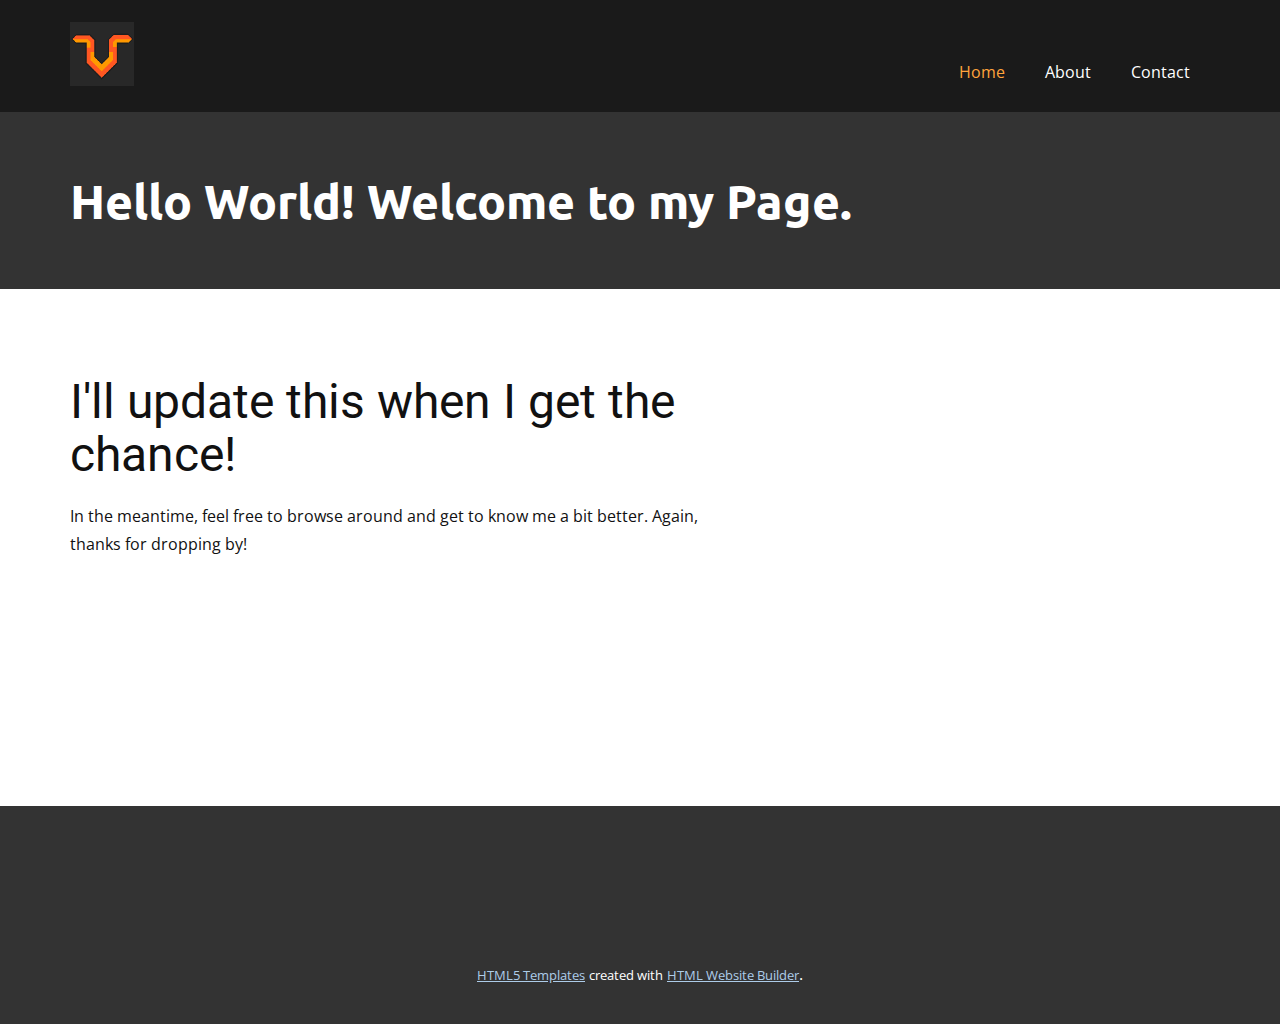
<file: personal/Home.html>
<!DOCTYPE html>
<html style="font-size: 16px;">
  <head>
    <meta name="viewport" content="width=device-width, initial-scale=1.0">
    <meta charset="utf-8">
    <meta name="keywords" content="">
    <meta name="description" content="">
    <meta name="page_type" content="np-template-header-footer-from-plugin">
    <title>Home</title>
    <link rel="stylesheet" href="nicepage.css" media="screen">
<link rel="stylesheet" href="Home.css" media="screen">
    <script class="u-script" type="text/javascript" src="jquery.js" defer=""></script>
    <script class="u-script" type="text/javascript" src="nicepage.js" defer=""></script>
    <meta name="generator" content="Nicepage 3.14.1, nicepage.com">
    <link id="u-theme-google-font" rel="stylesheet" href="https://fonts.googleapis.com/css?family=Roboto:100,100i,300,300i,400,400i,500,500i,700,700i,900,900i|Open+Sans:300,300i,400,400i,600,600i,700,700i,800,800i">
    <link id="u-page-google-font" rel="stylesheet" href="https://fonts.googleapis.com/css?family=Ubuntu:300,300i,400,400i,500,500i,700,700i">
    
    
    
    <script type="application/ld+json">{
		"@context": "http://schema.org",
		"@type": "Organization",
		"name": "PersonalPage",
		"url": "index.html",
		"logo": "images/pfp.png"
}</script>
    <meta property="og:title" content="Home">
    <meta property="og:type" content="website">
    <meta name="theme-color" content="#478ac9">
    <link rel="canonical" href="index.html">
    <meta property="og:url" content="index.html">
  </head>
  <body class="u-body"><header class="u-clearfix u-grey-90 u-header u-header" id="sec-a705"><div class="u-clearfix u-sheet u-sheet-1">
        <a href="https://nicepage.com" class="u-image u-logo u-image-1" data-image-width="100" data-image-height="100">
          <img src="images/pfp.png" class="u-logo-image u-logo-image-1" data-image-width="64">
        </a>
        <nav class="u-menu u-menu-dropdown u-offcanvas u-menu-1">
          <div class="menu-collapse" style="font-size: 1rem; letter-spacing: 0px;">
            <a class="u-button-style u-custom-left-right-menu-spacing u-custom-padding-bottom u-custom-text-active-color u-custom-top-bottom-menu-spacing u-nav-link u-text-active-palette-1-base u-text-hover-palette-2-base" href="#">
              <svg><use xmlns:xlink="http://www.w3.org/1999/xlink" xlink:href="#menu-hamburger"></use></svg>
              <svg version="1.1" xmlns="http://www.w3.org/2000/svg" xmlns:xlink="http://www.w3.org/1999/xlink"><defs><symbol id="menu-hamburger" viewBox="0 0 16 16" style="width: 16px; height: 16px;"><rect y="1" width="16" height="2"></rect><rect y="7" width="16" height="2"></rect><rect y="13" width="16" height="2"></rect>
</symbol>
</defs></svg>
            </a>
          </div>
          <div class="u-nav-container">
            <ul class="u-nav u-unstyled u-nav-1"><li class="u-nav-item"><a class="u-button-style u-nav-link u-text-active-custom-color-2 u-text-hover-palette-2-base" href="Home.html" style="padding: 10px 20px;">Home</a>
</li><li class="u-nav-item"><a class="u-button-style u-nav-link u-text-active-custom-color-2 u-text-hover-palette-2-base" href="About.html" style="padding: 10px 20px;">About</a>
</li><li class="u-nav-item"><a class="u-button-style u-nav-link u-text-active-custom-color-2 u-text-hover-palette-2-base" href="Contact.html" style="padding: 10px 20px;">Contact</a>
</li></ul>
          </div>
          <div class="u-nav-container-collapse">
            <div class="u-black u-container-style u-inner-container-layout u-opacity u-opacity-95 u-sidenav">
              <div class="u-sidenav-overflow">
                <div class="u-menu-close"></div>
                <ul class="u-align-center u-nav u-popupmenu-items u-unstyled u-nav-2"><li class="u-nav-item"><a class="u-button-style u-nav-link" href="Home.html">Home</a>
</li><li class="u-nav-item"><a class="u-button-style u-nav-link" href="About.html">About</a>
</li><li class="u-nav-item"><a class="u-button-style u-nav-link" href="Contact.html">Contact</a>
</li></ul>
              </div>
            </div>
            <div class="u-black u-menu-overlay u-opacity u-opacity-70"></div>
          </div>
        </nav>
      </div></header>
    <section class="u-align-center u-clearfix u-grey-80 u-section-1" id="sec-612d">
      <div class="u-clearfix u-sheet u-valign-middle u-sheet-1">
        <h1 class="u-align-left u-custom-font u-font-ubuntu u-text u-text-1">Hello World! Welcome to my Page.</h1>
      </div>
    </section>
    <section class="u-align-center u-clearfix u-section-2" id="sec-c068">
      <div class="u-clearfix u-sheet u-sheet-1">
        <h1 class="u-align-left u-text u-text-1">I'll update this when I get the chance!</h1>
        <p class="u-align-left u-text u-text-2">In the meantime, feel free to browse around and get to know me a bit better. Again, thanks for dropping by!</p>
      </div>
    </section>
    
    
    <footer class="u-align-left u-clearfix u-footer u-grey-80 u-footer" id="sec-6d1d"><div class="u-clearfix u-sheet u-sheet-1"></div></footer>
    <section class="u-backlink u-clearfix u-grey-80">
      <a class="u-link" href="https://nicepage.com/html5-template" target="_blank">
        <span>HTML5 Templates</span>
      </a>
      <p class="u-text">
        <span>created with</span>
      </p>
      <a class="u-link" href="https://nicepage.com/html-website-builder" target="_blank">
        <span>HTML Website Builder</span>
      </a>. 
    </section>
  </body>
</html>
</file>
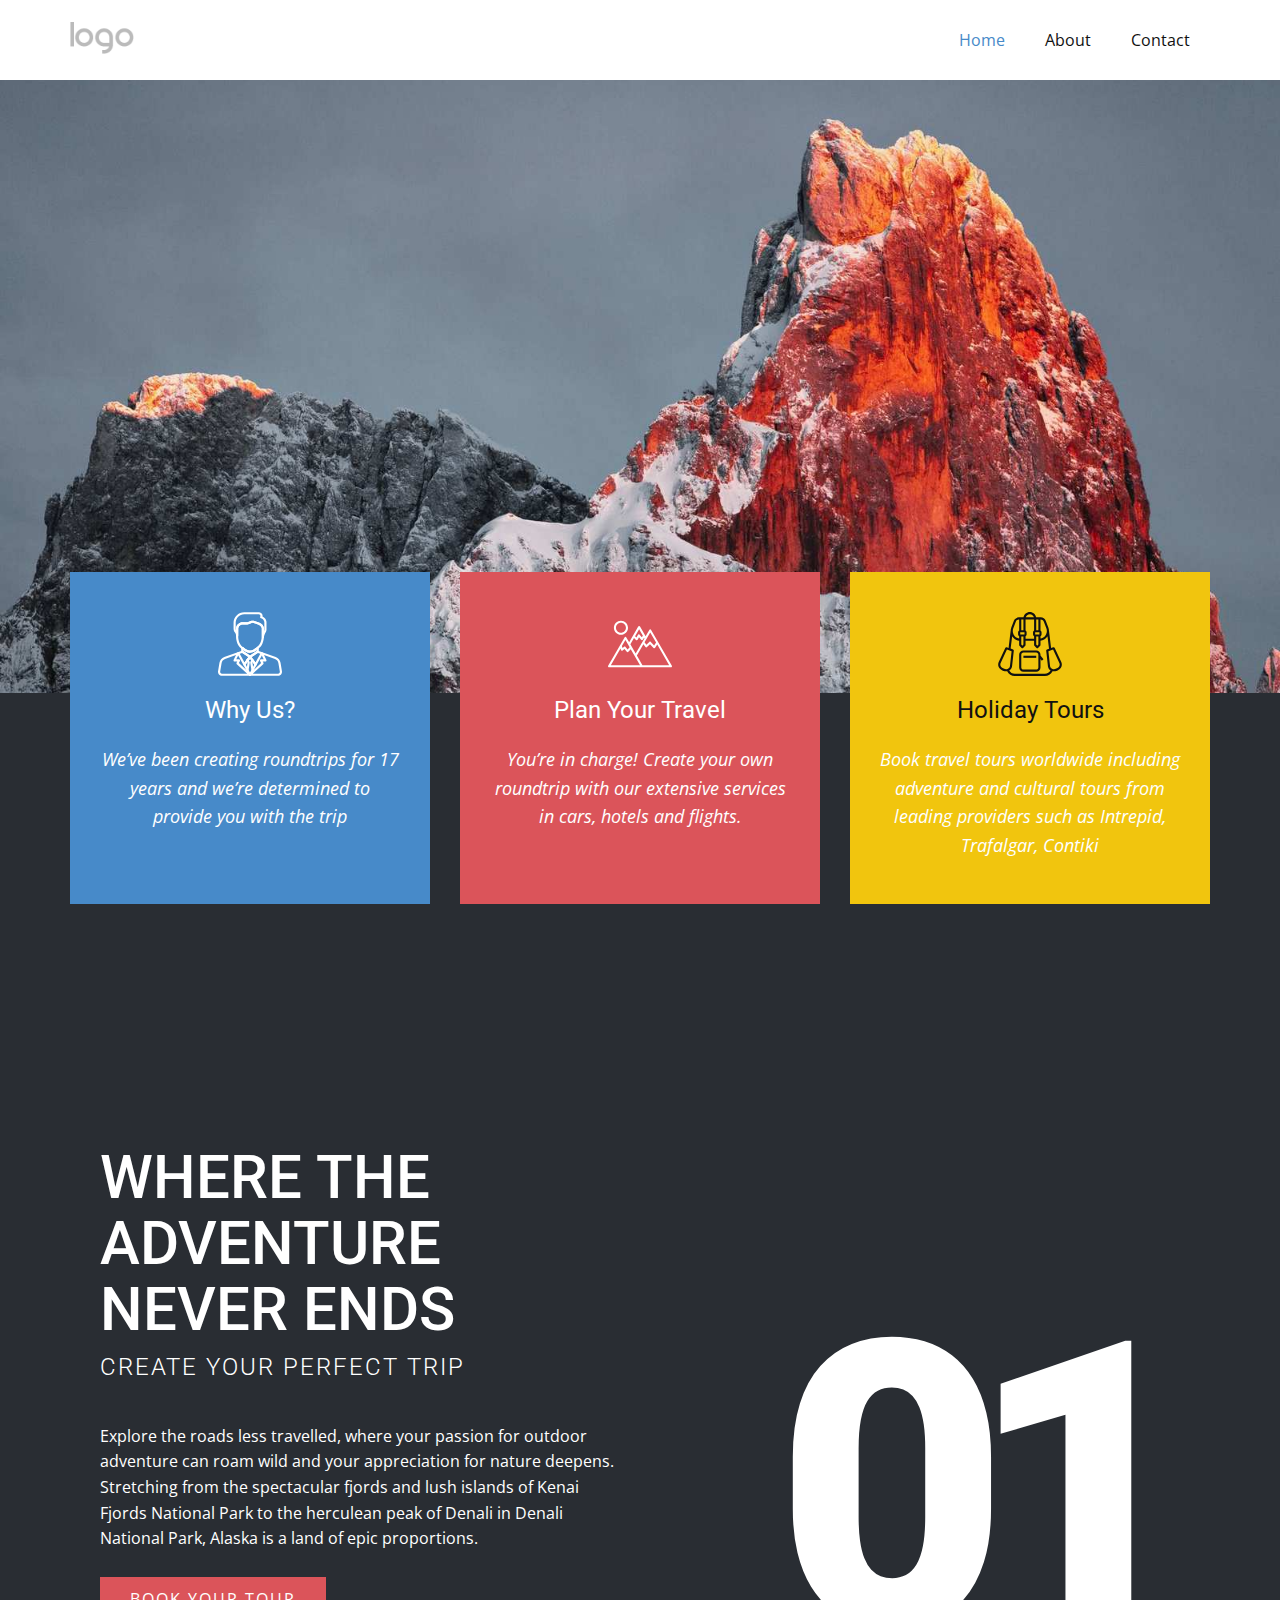
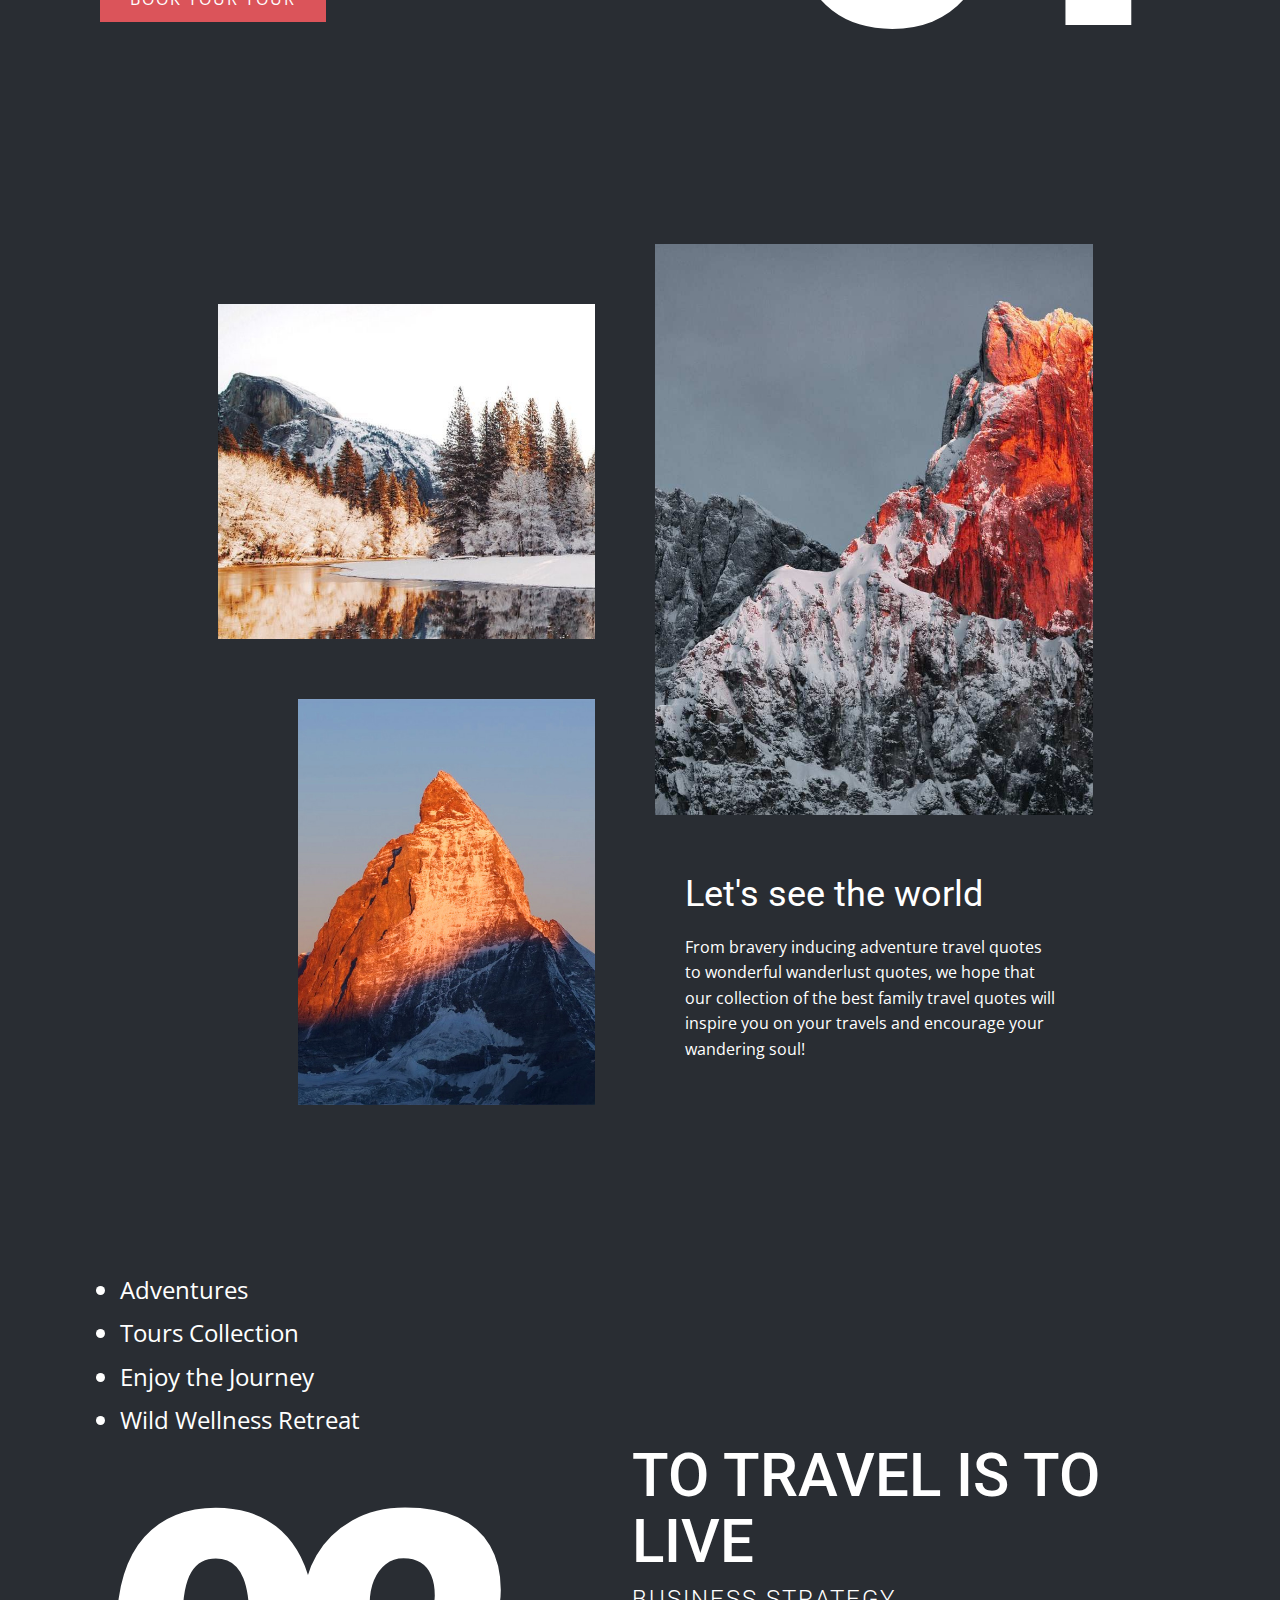
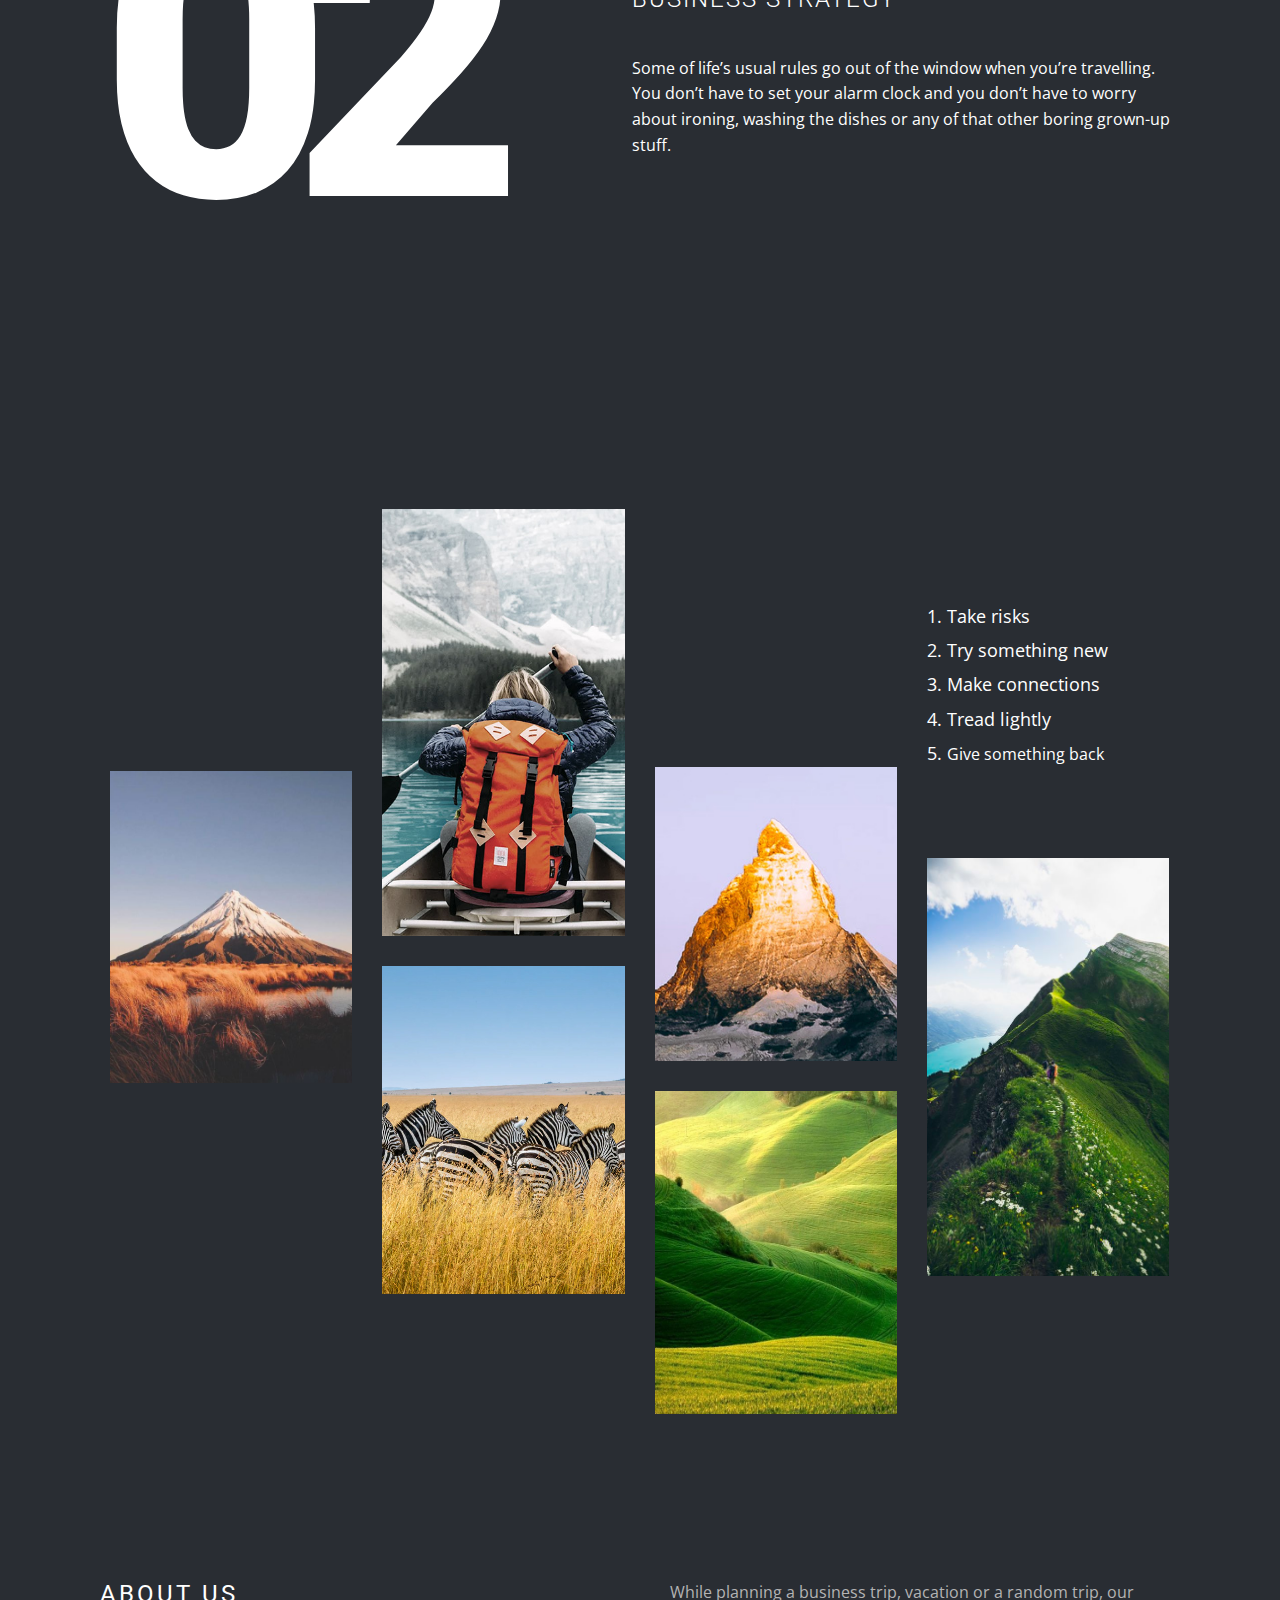
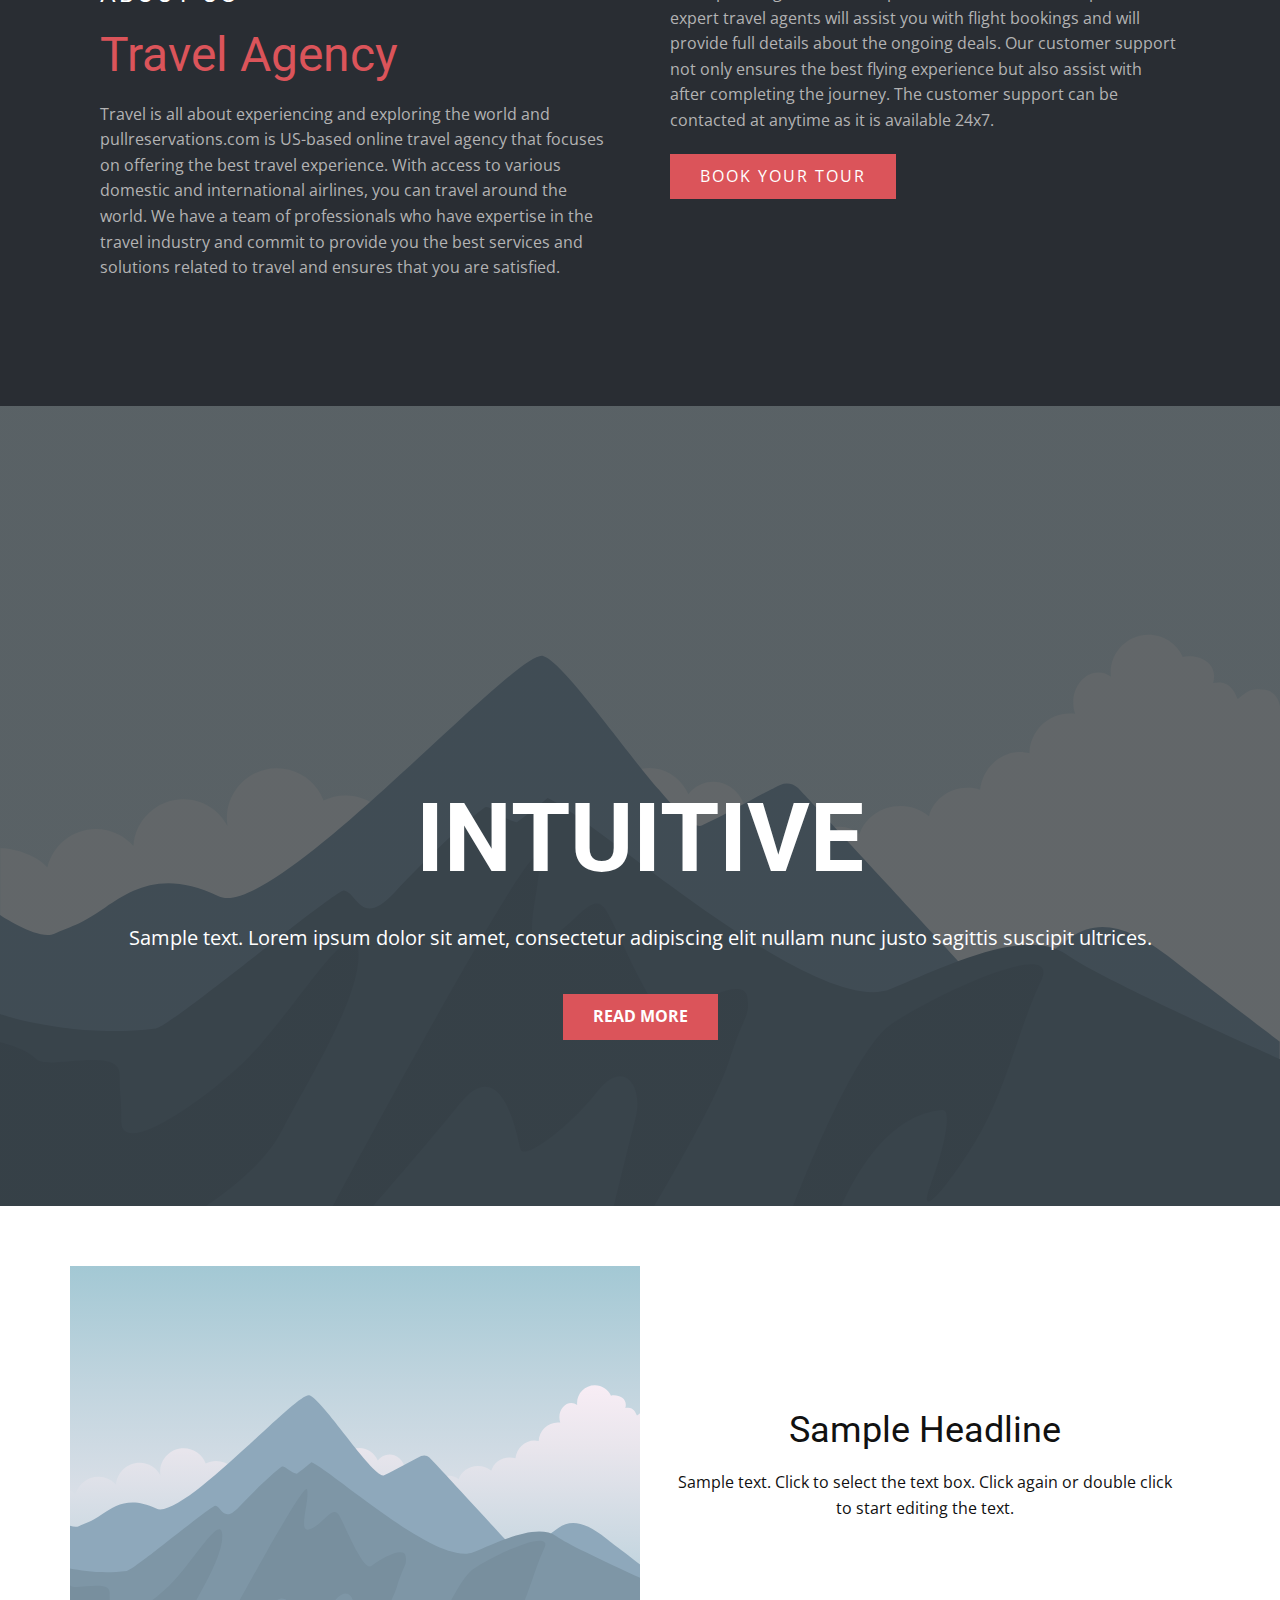
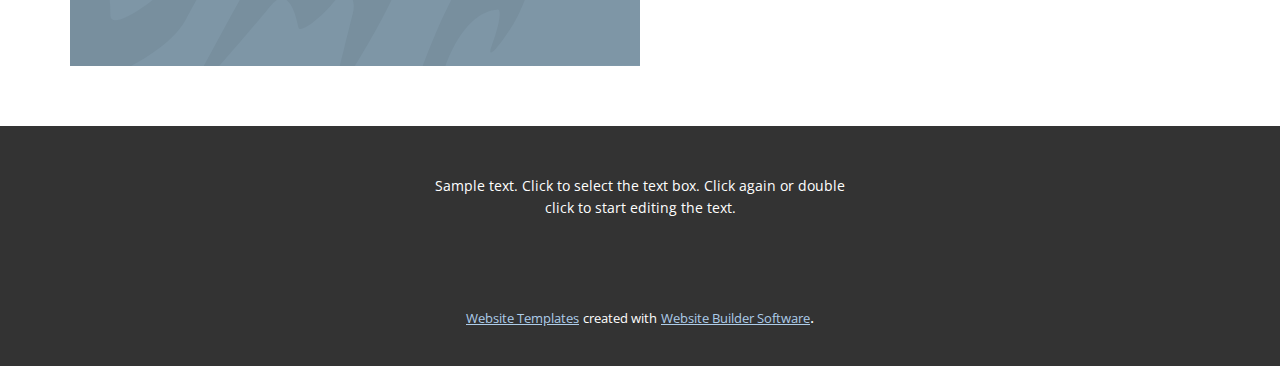
<file: test-site/Home.html>
<!DOCTYPE html>
<html style="font-size: 16px;">
  <head>
    <meta name="viewport" content="width=device-width, initial-scale=1.0">
    <meta charset="utf-8">
    <meta name="keywords" content="Where The Adventure Never Ends‎, 01, Let's see the world, 02, To Travel is To Live, Travel Agency, INTUITIVE">
    <meta name="description" content="">
    <meta name="page_type" content="np-template-header-footer-from-plugin">
    <title>Home</title>
    <link rel="stylesheet" href="nicepage.css" media="screen">
<link rel="stylesheet" href="Home.css" media="screen">
    <script class="u-script" type="text/javascript" src="jquery.js" defer=""></script>
    <script class="u-script" type="text/javascript" src="nicepage.js" defer=""></script>
    <meta name="generator" content="Nicepage 3.14.1, nicepage.com">
    <link id="u-theme-google-font" rel="stylesheet" href="https://fonts.googleapis.com/css?family=Roboto:100,100i,300,300i,400,400i,500,500i,700,700i,900,900i|Open+Sans:300,300i,400,400i,600,600i,700,700i,800,800i">
    
    
    
    
    
    
    
    
    
    <script type="application/ld+json">{
		"@context": "http://schema.org",
		"@type": "Organization",
		"name": "",
		"url": "index.html",
		"logo": "images/default-logo.png"
}</script>
    <meta property="og:title" content="Home">
    <meta property="og:type" content="website">
    <meta name="theme-color" content="#478ac9">
    <link rel="canonical" href="index.html">
    <meta property="og:url" content="index.html">
  </head>
  <body class="u-body"><header class="u-clearfix u-header u-header" id="sec-34bb"><div class="u-clearfix u-sheet u-valign-middle u-sheet-1">
        <a href="https://nicepage.com" class="u-image u-logo u-image-1">
          <img src="images/default-logo.png" class="u-logo-image u-logo-image-1">
        </a>
        <nav class="u-menu u-menu-dropdown u-offcanvas u-menu-1">
          <div class="menu-collapse" style="font-size: 1rem; letter-spacing: 0px;">
            <a class="u-button-style u-custom-left-right-menu-spacing u-custom-padding-bottom u-custom-top-bottom-menu-spacing u-nav-link u-text-active-palette-1-base u-text-hover-palette-2-base" href="#">
              <svg><use xmlns:xlink="http://www.w3.org/1999/xlink" xlink:href="#menu-hamburger"></use></svg>
              <svg version="1.1" xmlns="http://www.w3.org/2000/svg" xmlns:xlink="http://www.w3.org/1999/xlink"><defs><symbol id="menu-hamburger" viewBox="0 0 16 16" style="width: 16px; height: 16px;"><rect y="1" width="16" height="2"></rect><rect y="7" width="16" height="2"></rect><rect y="13" width="16" height="2"></rect>
</symbol>
</defs></svg>
            </a>
          </div>
          <div class="u-nav-container">
            <ul class="u-nav u-unstyled u-nav-1"><li class="u-nav-item"><a class="u-button-style u-nav-link u-text-active-palette-1-base u-text-hover-palette-2-base" href="Home.html" style="padding: 10px 20px;">Home</a>
</li><li class="u-nav-item"><a class="u-button-style u-nav-link u-text-active-palette-1-base u-text-hover-palette-2-base" href="About.html" style="padding: 10px 20px;">About</a>
</li><li class="u-nav-item"><a class="u-button-style u-nav-link u-text-active-palette-1-base u-text-hover-palette-2-base" href="Contact.html" style="padding: 10px 20px;">Contact</a>
</li></ul>
          </div>
          <div class="u-nav-container-collapse">
            <div class="u-black u-container-style u-inner-container-layout u-opacity u-opacity-95 u-sidenav">
              <div class="u-sidenav-overflow">
                <div class="u-menu-close"></div>
                <ul class="u-align-center u-nav u-popupmenu-items u-unstyled u-nav-2"><li class="u-nav-item"><a class="u-button-style u-nav-link" href="Home.html">Home</a>
</li><li class="u-nav-item"><a class="u-button-style u-nav-link" href="About.html">About</a>
</li><li class="u-nav-item"><a class="u-button-style u-nav-link" href="Contact.html">Contact</a>
</li></ul>
              </div>
            </div>
            <div class="u-black u-menu-overlay u-opacity u-opacity-70"></div>
          </div>
        </nav>
      </div></header>
    <section class="u-align-center u-clearfix u-palette-5-dark-3 u-section-1" id="carousel_dfcf">
      <img src="images/pexelsphoto3389533.jpeg" class="u-align-left u-expanded-width u-image u-left-0 u-image-1">
      <div class="u-clearfix u-gutter-30 u-layout-wrap u-layout-wrap-1">
        <div class="u-layout">
          <div class="u-layout-row">
            <div class="u-container-style u-layout-cell u-left-cell u-palette-1-base u-size-20 u-layout-cell-1">
              <div class="u-container-layout u-valign-top u-container-layout-1"><span class="u-icon u-icon-circle u-icon-1"><svg class="u-svg-link" preserveAspectRatio="xMidYMin slice" viewBox="0 0 511.999 511.999" style=""><use xmlns:xlink="http://www.w3.org/1999/xlink" xlink:href="#svg-99c0"></use></svg><svg xmlns="http://www.w3.org/2000/svg" xmlns:xlink="http://www.w3.org/1999/xlink" version="1.1" id="svg-99c0" x="0px" y="0px" viewBox="0 0 511.999 511.999" style="enable-background:new 0 0 511.999 511.999;" xml:space="preserve" class="u-svg-content"><g><g><path d="M241.227,378.889c-3.851-2.826-9.27-2.001-12.1,1.852l-1.069,1.455c-2.827,3.85-2.004,9.261,1.842,12.094    c1.545,1.139,3.345,1.689,5.128,1.689c2.653,0,5.272-1.216,6.968-3.514l1.085-1.475    C245.91,387.137,245.08,381.719,241.227,378.889z"></path>
</g>
</g><g><g><path d="M243.486,461.241l-22.263-40.482l20.786-28.31c2.831-3.853,2-9.271-1.854-12.101c-3.853-2.831-9.271-2-12.1,1.855    l-24.058,32.765c-1.995,2.716-2.231,6.342-0.608,9.295l24.928,45.321v-0.001c1.577,2.865,4.538,4.486,7.593,4.486    c1.411-0.001,2.841-0.346,4.164-1.073C244.262,470.693,245.79,465.43,243.486,461.241z"></path>
</g>
</g><g><g><path d="M308.004,414.969l-23.96-32.632c-1.987-2.705-5.354-4.02-8.648-3.368c-3.293,0.647-5.914,3.141-6.728,6.396    c-0.625,2.5-0.104,5.146,1.421,7.223l20.684,28.172l-22.111,40.207c-0.702,1.277-1.071,2.717-1.071,4.176    c0,3.951,2.676,7.401,6.503,8.384c0.717,0.185,1.44,0.274,2.154,0.274c3.099,0,6.036-1.672,7.585-4.485l24.778-45.05    C310.236,421.311,309.998,417.685,308.004,414.969z"></path>
</g>
</g><g><g><path d="M321.721,278.932c-2.847-1.495-6.289-1.291-8.938,0.535c-5.149,3.547-9.927,7.305-14.201,11.168    c-23.296,21.06-45.429,18.21-46.296,18.086c-0.522-0.082-1.053-0.12-1.578-0.103c-9.207,0.236-25.807-8.177-43.368-21.969    c-2.686-2.109-5.44-4.119-8.19-5.975c-2.652-1.792-6.079-1.973-8.905-0.47c-2.827,1.502-4.594,4.442-4.594,7.644v29.696    c0,2.626,1.195,5.108,3.243,6.752c0.242,0.195,0.494,0.375,0.754,0.541l61.381,41.016c0.01,0.006,0.019,0.014,0.029,0.021    l0.162,0.108c1.445,0.956,3.11,1.439,4.781,1.439c1.406,0,2.812-0.341,4.097-1.028c0.271-0.145,0.531-0.304,0.781-0.474    c0.029-0.019,0.058-0.038,0.088-0.058c0.034-0.022,0.068-0.045,0.102-0.068l61.236-40.919c0.246-0.156,0.486-0.324,0.717-0.504    c2.101-1.64,3.329-4.157,3.329-6.823v-30.951C326.351,283.378,324.569,280.429,321.721,278.932z M309.037,312.914L256,348.354    l-53.036-35.441v-7.873c12.914,9.385,31.911,20.896,47.396,20.895c0.032,0,0.068,0,0.101,0c5.199,0.575,31.712,2.138,58.578-21.43    V312.914z"></path>
</g>
</g><g><g><path d="M264.539,357.343c-0.571-3.433-3.144-6.19-6.53-6.998c-3.388-0.803-6.926,0.492-8.986,3.298l-19.897,27.101    c-2.83,3.854-2,9.272,1.855,12.101c1.543,1.134,3.337,1.68,5.116,1.68c2.662,0,5.288-1.225,6.986-3.536l19.793-26.958    c1.126-1.472,1.782-3.304,1.782-5.262C264.657,358.293,264.617,357.813,264.539,357.343z"></path>
</g>
</g><g><g><path d="M387.881,78.272c-0.172-1.356-4.227-30.622-31.775-42.167c0.8-5.14,0.716-11.746-2.547-18.173    c-4.386-8.638-13.041-14.267-25.726-16.733c-0.544-0.106-1.096-0.159-1.651-0.159H209.995c-47.178,0-85.561,38.382-85.561,85.562    v45.591c0,11.878,4.049,23.461,11.399,32.613c3.644,4.538,8.132,12.463,8.809,24.445c0.264,4.678,4.18,8.293,8.887,8.163    c4.684-0.132,8.412-3.968,8.412-8.653v-59.44c5.878-24.309,25.939-29.04,29.388-29.679h37.582c4.421,0,8.768-0.675,12.923-2.007    c7.146-2.292,18.483-6.51,26.737-9.645c5.522-2.099,11.636-2.176,17.213-0.216l40.234,14.124    c20.114,7.42,23.704,25.078,24.149,27.852v71.337c0,4.531,3.493,8.29,8.011,8.627c0.22,0.016,0.436,0.025,0.652,0.025    c4.246-0.001,7.912-3.112,8.555-7.375c0.034-0.223,3.49-22.55,14.636-40.426c3.878-6.223,5.929-13.318,5.929-20.518V79.365    C387.95,79,387.927,78.635,387.881,78.272z M370.636,141.416c0,3.867-1.091,7.703-3.157,11.114v-23.372    c0-0.313-0.017-0.624-0.051-0.935c-0.136-1.257-3.713-30.923-35.498-42.599c-0.039-0.014-0.078-0.028-0.117-0.042l-40.295-14.146    c-4.543-1.595-9.296-2.391-14.046-2.391c-5.108,0-10.213,0.921-15.05,2.761c-11.556,4.39-20.505,7.621-25.876,9.343    c-2.443,0.783-5.012,1.181-7.636,1.181h-38.281c-0.371,0-0.743,0.024-1.112,0.071c-1.465,0.19-35.992,5.1-44.681,44.045    c-0.138,0.619-0.208,1.251-0.208,1.885v17.816c-1.885-4.356-2.883-9.114-2.883-13.953v-45.59    c0-37.632,30.617-68.249,68.248-68.249h115.315c4.774,1.017,10.576,3.104,12.777,7.35c2.695,5.197-0.375,12.353-0.378,12.359    c-1.107,2.355-1.094,5.082,0.031,7.427c1.126,2.345,3.248,4.059,5.778,4.668c22.038,5.305,26.533,26.442,27.119,29.861V141.416z"></path>
</g>
</g><g><g><path d="M367.429,128.223c-0.136-1.257-3.713-30.923-35.498-42.599c-0.039-0.014-0.078-0.028-0.117-0.042l-40.295-14.146    c-9.43-3.31-19.762-3.178-29.097,0.368c-11.556,4.39-20.505,7.621-25.876,9.344c-2.443,0.783-5.012,1.18-7.636,1.18h-38.281    c-0.371,0-0.743,0.024-1.112,0.071c-1.465,0.19-35.992,5.1-44.681,44.045c-0.138,0.619-0.208,1.251-0.208,1.885v74.416    c0,0.064,0.001,0.128,0.002,0.192c0.057,2.585,1.886,63.632,44.066,91.551l0.218,0.154c0.181,0.128,0.362,0.256,0.551,0.383    c2.405,1.624,4.82,3.387,7.182,5.241c12.288,9.649,35.445,25.67,53.713,25.67c0.034,0,0.066,0,0.101,0    c0.992,0.109,2.763,0.255,5.165,0.255c10.353,0,32.441-2.713,54.565-22.713c3.713-3.355,7.888-6.637,12.414-9.755l0.647-0.453    c0.211-0.149,0.422-0.299,0.64-0.445c14.07-9.45,38.438-33.834,43.554-90.968c0.023-0.256,0.035-0.515,0.035-0.773v-71.926    C367.48,128.846,367.462,128.535,367.429,128.223z M350.166,200.693c-4.717,51.562-26.686,71.551-35.928,77.758    c-0.328,0.221-0.652,0.449-0.976,0.677l-0.48,0.338c-5.149,3.547-9.927,7.305-14.201,11.168    c-23.209,20.982-45.27,18.23-46.352,18.078c-0.503-0.075-1.013-0.107-1.522-0.093c-9.207,0.236-25.807-8.177-43.368-21.969    c-2.686-2.11-5.44-4.12-8.186-5.973l-0.213-0.15c-0.208-0.148-0.415-0.295-0.659-0.457c-34.038-22.529-36.265-75.25-36.34-77.45    v-73.3c5.899-24.398,26.084-29.075,29.374-29.679h37.596c4.421,0,8.768-0.675,12.923-2.007c7.146-2.292,18.484-6.51,26.737-9.645    c5.522-2.099,11.636-2.176,17.213-0.216l40.234,14.124c20.114,7.42,23.704,25.078,24.149,27.852V200.693z"></path>
</g>
</g><g><g><path d="M263.742,354.898c-1.349-2.698-4.005-4.499-7.01-4.755c-3-0.248-5.926,1.071-7.711,3.503l-20.736,28.242    c-2.827,3.852-2.001,9.266,1.848,12.097c1.544,1.136,3.341,1.685,5.122,1.685c2.656,0,5.278-1.219,6.975-3.522l20.737-28.138    c1.097-1.488,1.689-3.39,1.689-5.238C264.657,357.429,264.342,356.101,263.742,354.898z"></path>
</g>
</g><g><g><path d="M264.297,494.276c-3.252-3.401-8.625-3.582-12.097-0.405l-1.979,1.81c-2.963,2.709-3.674,7.101-1.716,10.607l0.061,0.109    c1.322,2.369,3.68,3.981,6.367,4.354c0.398,0.055,0.796,0.082,1.192,0.082c2.279,0,4.486-0.901,6.121-2.536l1.917-1.919    C267.49,503.051,267.55,497.675,264.297,494.276z"></path>
</g>
</g><g><g><path d="M261.779,495.681l-1.979-1.81c-3.472-3.176-8.846-2.995-12.098,0.405c-3.253,3.402-3.193,8.779,0.135,12.105l1.92,1.919    c1.635,1.635,3.841,2.535,6.12,2.535c0.407,0,0.816-0.028,1.225-0.087c2.696-0.385,5.054-2.018,6.365-4.406l0.061-0.109    C265.446,502.733,264.724,498.374,261.779,495.681z"></path>
</g>
</g><g><g><path d="M261.925,495.816l-0.011-0.01c-1.337-1.25-3.066-2.074-4.971-2.283c-2.551-0.278-5.036,0.586-6.843,2.269l-0.026,0.024    c-1.75,1.596-2.769,3.841-2.82,6.209c-0.051,2.37,0.871,4.655,2.55,6.325l0.091,0.091c1.689,1.679,3.896,2.518,6.104,2.518    c2.216,0,4.431-0.846,6.12-2.534l0.091-0.091c1.672-1.673,2.588-3.956,2.533-6.32C264.691,499.649,263.672,497.41,261.925,495.816    z"></path>
</g>
</g><g><g><path d="M258.808,350.389c-3.585-1.148-7.519,0.183-9.702,3.253c-2.442,3.438-2.039,8.123,0.936,11.112    c1.674,1.682,3.896,2.544,6.135,2.544c1.739,0,3.487-0.52,4.995-1.582c2.304-1.621,3.675-4.261,3.675-7.079v-0.021    C264.847,354.849,262.397,351.534,258.808,350.389z"></path>
</g>
</g><g><g><path d="M263.034,353.571l-0.074-0.1c-2.221-3.006-6.121-4.244-9.67-3.075c-3.549,1.169-5.947,4.485-5.947,8.221v0.148    c0,3.187,1.789,6.092,4.597,7.6c1.272,0.683,2.676,1.02,4.078,1.02c1.691,0,3.38-0.49,4.832-1.452    c1.979-1.31,3.334-3.376,3.747-5.713C265.01,357.884,264.445,355.479,263.034,353.571z"></path>
</g>
</g><g><g><path d="M358.979,326.377c-0.897-2.371-2.788-4.229-5.174-5.083l-33.191-11.898c-0.269-0.096-0.548-0.182-0.826-0.25    c-2.369-0.593-4.879-0.158-6.909,1.2l-61.498,41.094c-0.016,0.011-0.034,0.022-0.051,0.034l4.829,7.18l-4.937-7.107    c-1.804,1.193-3.096,3.022-3.62,5.12c-0.288,1.152-0.335,2.355-0.14,3.526c0.223,1.338,0.757,2.606,1.561,3.701l45.025,61.321    c1.636,2.23,4.232,3.534,6.976,3.534c0.188,0,0.377-0.007,0.566-0.02c2.949-0.194,5.596-1.876,7.02-4.467l49.857-90.648    C359.69,331.392,359.877,328.746,358.979,326.377z M299.976,404.036l-31.645-43.1l50.542-33.773l19.533,7.003L299.976,404.036z"></path>
</g>
</g><g><g><path d="M264.529,357.274c-0.407-2.324-1.744-4.381-3.704-5.696l-61.703-41.231c-1.964-1.314-4.385-1.764-6.692-1.252    c-0.354,0.078-0.702,0.18-1.043,0.302l-33.191,11.898c-2.386,0.855-4.277,2.713-5.174,5.083c-0.897,2.371-0.711,5.015,0.511,7.237    l49.857,90.648c1.424,2.59,4.071,4.273,7.02,4.467c0.188,0.012,0.377,0.018,0.565,0.018c2.744,0,5.339-1.304,6.978-3.535    l24.058-32.765c0.019-0.025,0.038-0.052,0.057-0.079l20.911-28.481C264.375,361.986,264.935,359.598,264.529,357.274z     M228.057,382.198c-0.021,0.028-0.041,0.056-0.062,0.084l-15.973,21.755l-38.43-69.871l19.534-7.002l50.541,33.773    L228.057,382.198z"></path>
</g>
</g><g><g><path d="M511.571,474.155l-11.167-67.433c-3.519-21.251-18.288-39.006-38.544-46.332l-108.034-39.086    c-3.331-1.204-7.054-0.26-9.408,2.382c-2.354,2.643-2.863,6.453-1.283,9.622l22.556,45.234l-22.133,0.341    c-3.005,0.047-5.772,1.647-7.307,4.231c-1.536,2.584-1.622,5.778-0.228,8.441l9.078,17.333l-92.903,84.987    c-0.095,0.087-0.188,0.175-0.279,0.266l-1.918,1.918c-2.717,2.718-3.318,6.902-1.473,10.274l0.068,0.123    c1.519,2.775,4.431,4.502,7.595,4.502h224.171c9.313,0,18.107-4.073,24.128-11.175    C510.512,492.681,513.093,483.339,511.571,474.155z M491.288,488.586c-2.728,3.216-6.71,5.06-10.925,5.06H278.097l83.611-76.484    c2.9-2.651,3.65-6.922,1.826-10.403l-5.648-10.783l21.826-0.336c2.975-0.045,5.716-1.616,7.263-4.157    c1.545-2.543,1.678-5.699,0.351-8.362l-19.037-38.176l87.686,31.723c14.375,5.2,24.856,17.8,27.353,32.881l11.167,67.433    c0,0.001,0,0.001,0,0.001C495.183,481.142,494.015,485.37,491.288,488.586z"></path>
</g>
</g><g><g><path d="M262,495.885l-0.101-0.091c-3.426-3.102-8.688-2.964-11.948,0.314l-0.09,0.091c-2.465,2.48-3.196,6.2-1.854,9.428    c1.343,3.229,4.497,5.332,7.993,5.332h0.19c3.579,0,6.79-2.204,8.076-5.543C265.555,502.075,264.654,498.287,262,495.885z"></path>
</g>
</g><g><g><path d="M261.728,495.635c-1.965-1.769-4.63-2.544-7.24-2.099c-2.607,0.441-4.869,2.052-6.141,4.37l-0.06,0.109    c-1.825,3.327-1.27,7.455,1.369,10.183l0.031,0.032c1.696,1.753,3.956,2.637,6.222,2.637c2.085,0,4.176-0.75,5.832-2.263    l0.091-0.082c0.786-0.716,1.434-1.574,1.91-2.526C265.485,502.513,264.623,498.239,261.728,495.635z"></path>
</g>
</g><g><g><path d="M262.102,496.164l-0.036-0.037c-0.023-0.023-0.047-0.047-0.069-0.069l-1.92-1.918c-0.09-0.091-0.183-0.18-0.277-0.265    l-92.903-84.987l9.079-17.333c1.395-2.662,1.308-5.857-0.227-8.441c-1.536-2.583-4.302-4.184-7.307-4.231l-22.135-0.341    l22.556-45.234c1.58-3.168,1.07-6.979-1.283-9.622s-6.081-3.588-9.408-2.382L50.139,360.39    c-20.256,7.325-35.026,25.08-38.545,46.332L0.427,474.155c-1.521,9.188,1.061,18.528,7.083,25.629    c6.023,7.101,14.818,11.174,24.128,11.174H256c3.506,0,6.665-2.115,8.001-5.355C265.338,502.363,264.588,498.635,262.102,496.164z     M31.639,493.646c-4.216,0-8.198-1.844-10.924-5.06c-2.726-3.215-3.894-7.444-3.206-11.604l11.167-67.433    c2.497-15.083,12.978-27.681,27.353-32.881l87.685-31.723l-19.036,38.174c-1.328,2.663-1.196,5.819,0.351,8.362    c1.545,2.542,4.288,4.112,7.263,4.157l21.826,0.337l-5.648,10.783c-1.823,3.48-1.073,7.752,1.825,10.403l83.611,76.485H31.639z"></path>
</g>
</g><g><g><path d="M285.464,389.557c0.625-2.5,0.104-5.147-1.421-7.224l-21.066-28.689c-2.214-3.016-6.118-4.215-9.672-3.049    c-1.919,0.629-3.5,1.899-4.552,3.522l-20.681,28.061c-0.296,0.4-0.559,0.83-0.782,1.276c-1.417,2.835-1.172,6.217,0.638,8.818    l8.807,12.647l-9.382,59.137c-0.301,1.899,0.039,3.843,0.965,5.528l20.098,36.541c1.521,2.767,4.429,4.485,7.585,4.485    c3.157,0,6.064-1.718,7.585-4.485l20.248-36.812c0.702-1.278,1.071-2.713,1.071-4.171v-0.005c0-0.454-0.037-0.908-0.107-1.357    l-9.339-58.86l8.712-12.508C284.769,391.546,285.21,390.577,285.464,389.557z M256.001,483.992l-11.085-20.153l9.464-59.649    c0.351-2.21-0.168-4.468-1.446-6.303l-7.254-10.418l10.346-14.038l10.4,14.164l-7.167,10.292    c-1.278,1.834-1.796,4.093-1.446,6.303l9.421,59.377L256.001,483.992z"></path>
</g>
</g><g></g><g></g><g></g><g></g><g></g><g></g><g></g><g></g><g></g><g></g><g></g><g></g><g></g><g></g><g></g></svg></span>
                <h4 class="u-align-center u-text u-text-1">Why Us?</h4>
                <p class="u-align-center u-text u-text-body-alt-color u-text-2">We’ve been creating roundtrips for 17 years and we’re determined to provide you with the trip</p>
              </div>
            </div>
            <div class="u-container-style u-layout-cell u-palette-2-base u-size-20 u-layout-cell-2">
              <div class="u-container-layout u-valign-top u-container-layout-2"><span class="u-icon u-icon-circle u-icon-2"><svg class="u-svg-link" preserveAspectRatio="xMidYMin slice" viewBox="0 0 462.525 462.525" style=""><use xmlns:xlink="http://www.w3.org/1999/xlink" xlink:href="#svg-d869"></use></svg><svg xmlns="http://www.w3.org/2000/svg" xmlns:xlink="http://www.w3.org/1999/xlink" version="1.1" id="svg-d869" x="0px" y="0px" viewBox="0 0 462.525 462.525" style="enable-background:new 0 0 462.525 462.525;" xml:space="preserve" class="u-svg-content"><g><path d="M461.52,388.76L311.65,129.19c-1.34-2.321-3.816-3.75-6.495-3.75c-2.68,0-5.156,1.43-6.495,3.75l-26.805,46.43   L231.43,105.6c-1.34-2.32-3.815-3.75-6.495-3.75c-2.679,0-5.155,1.43-6.495,3.75l-65.411,113.286l-20.477-35.468   c-1.34-2.32-3.815-3.75-6.495-3.75s-5.155,1.43-6.495,3.75L1.005,388.762c-1.34,2.32-1.34,5.18,0,7.5s3.815,3.75,6.495,3.75   l447.525-0.002c2.68,0,5.155-1.43,6.495-3.75C462.86,393.939,462.86,391.08,461.52,388.76z M305.155,147.94l42.281,73.229   l-14.009,21.239l-24.186-26.01c-1.385-1.49-3.316-2.353-5.351-2.391c-2.038-0.04-3.997,0.752-5.438,2.188l-20.968,20.909   L264.172,219.5L305.155,147.94z M224.934,124.349l27.145,47.017l-7.729,11.995l-15.963-19.155   c-1.603-1.923-4.063-2.921-6.549-2.657c-2.49,0.263-4.684,1.75-5.85,3.965l-10.275,19.522l-10.056-9.985L224.934,124.349z    M187.901,188.488l14.441,14.34c1.416,1.406,3.32,2.178,5.284,2.178c0.378,0,0.758-0.028,1.138-0.087   c2.351-0.36,4.392-1.815,5.5-3.92l9.778-18.578l15.322,18.386c1.528,1.833,3.836,2.83,6.22,2.685   c2.382-0.146,4.553-1.417,5.846-3.423l9.083-14.096l2.683,4.647l-63.241,109.542l-38.265-66.277L187.901,188.488z M126.056,202.167   l30.41,52.671l-14.64,16.603l-15.405-18.706c-2.571-3.123-7.157-3.644-10.362-1.177l-11.101,8.539l-4.472-13.641L126.056,202.167z    M90.417,263.896l3.588,10.944c0.758,2.313,2.591,4.113,4.917,4.831c2.325,0.717,4.855,0.261,6.783-1.222l13.749-10.576   l16.387,19.898c1.396,1.696,3.466,2.694,5.663,2.731c0.042,0,0.084,0.001,0.126,0.001c2.15,0,4.2-0.924,5.625-2.54l17.123-19.418   L231.62,385.01l-211.13,0.002L90.417,263.896z M248.941,385.01l-40.327-69.848l47.252-81.846l14.814,19.697   c1.305,1.734,3.297,2.819,5.462,2.973c2.161,0.15,4.29-0.638,5.828-2.17l21.575-21.514l25.396,27.311   c1.425,1.532,3.417,2.393,5.492,2.393c0.207,0,0.415-0.008,0.622-0.026c2.293-0.191,4.372-1.424,5.639-3.345l15.13-22.938   l86.211,149.315H248.941z"></path><path d="M93.632,164.509c28.121,0,50.998-22.877,50.998-50.998c0-28.12-22.877-50.998-50.998-50.998   c-28.12,0-50.998,22.877-50.998,50.998C42.634,141.631,65.512,164.509,93.632,164.509z M93.632,77.513   c19.85,0,35.998,16.148,35.998,35.998c0,19.85-16.148,35.998-35.998,35.998c-19.849,0-35.998-16.148-35.998-35.998   C57.634,93.661,73.783,77.513,93.632,77.513z"></path>
</g><g></g><g></g><g></g><g></g><g></g><g></g><g></g><g></g><g></g><g></g><g></g><g></g><g></g><g></g><g></g></svg></span>
                <h4 class="u-align-center u-text u-text-3">Plan Your Travel</h4>
                <p class="u-align-center u-text u-text-body-alt-color u-text-4">You’re in charge! Create your own roundtrip&nbsp;with our extensive services in cars, hotels and flights. <br>
                  <br>
                </p>
              </div>
            </div>
            <div class="u-align-center u-container-style u-layout-cell u-palette-3-base u-right-cell u-size-20 u-layout-cell-3">
              <div class="u-container-layout u-valign-top u-container-layout-3"><span class="u-icon u-icon-circle u-icon-3"><svg class="u-svg-link" preserveAspectRatio="xMidYMin slice" viewBox="0 0 354.053 354.053" style=""><use xmlns:xlink="http://www.w3.org/1999/xlink" xlink:href="#svg-b9b3"></use></svg><svg xmlns="http://www.w3.org/2000/svg" id="svg-b9b3" enable-background="new 0 0 354.053 354.053" viewBox="0 0 354.053 354.053" class="u-svg-content"><path d="m13.852 316.482 4.207 3.163c7.541 5.653 16.764 8.668 26.105 8.668 2.195 0 4.396-.201 6.585-.543 7.913 15.873 24.182 26.283 42.138 26.283h166.34c18.198 0 34.52-10.533 42.351-26.642.431.089.832.248 1.269.325 2.343.389 4.709.584 7.063.584 9.335 0 18.564-3.015 26.094-8.668l4.213-3.163c5.258-3.942 9.129-9.323 11.206-15.555 2.614-7.836 2.13-16.275-1.363-23.763l-36.88-79.036c-1.269-2.714-4.373-4.048-7.217-3.104l-12.321 4.107-11.418-93.635-.142.018c.035-6.644-1.157-13.336-3.617-19.738l-14.375-37.364c-4.349-11.312-15.419-18.912-27.539-18.912h-25.628c-2.82-16.72-17.359-29.507-34.873-29.507s-32.048 12.787-34.874 29.504h-25.628c-12.12 0-23.185 7.6-27.539 18.912l-14.369 37.365c-2.467 6.408-3.653 13.094-3.623 19.738l-.147-.018-11.341 93.01-10.439-3.482c-2.862-.944-5.942.389-7.217 3.104l-36.881 79.037c-3.493 7.488-3.977 15.926-1.363 23.763 2.089 6.231 5.966 11.607 11.223 15.549zm325.517-34.332c2.213 4.744 2.52 10.079.862 15.041-1.316 3.948-3.771 7.353-7.093 9.843l-4.213 3.163c-6.875 5.157-15.679 7.299-24.141 5.889-8.94-1.487-15.879-8.822-16.882-17.827l-9.087-81.745 25.893-8.627zm-86.289-229.502 14.369 37.364c5.122 13.312 3.228 28.183-5.063 39.79-6.491 9.093-16.422 15.177-27.321 17.059v-12.781c3.511-2.048 5.901-5.812 5.901-10.161v-11.802c0-4.349-2.39-8.114-5.901-10.161v-60.656h1.493c7.269 0 13.908 4.562 16.522 11.348zm-53.421 94.868h-47.207v-13.442c3.511-2.048 5.901-5.812 5.901-10.161v-11.802c0-4.349-2.39-8.114-5.901-10.161v-60.65h47.207v60.649c-3.511 2.048-5.901 5.812-5.901 10.161v11.802c0 4.349 2.39 8.114 5.901 10.161zm-76.711-23.598v-11.808h23.604v11.802zm17.702-23.609h-11.802v-59.009h11.802zm-11.801 35.405h11.802v44.764l-5.901 5.901-5.901-5.901zm76.711-11.796v-11.808h23.604v11.802zm17.703-23.609h-11.802v-59.009h11.802zm-11.802 35.405h11.802v44.764l-5.901 5.901-5.901-5.901zm-35.405-123.918c10.964 0 20.128 7.553 22.766 17.703h-45.532c2.638-10.15 11.802-17.703 22.766-17.703zm-91.393 78.21 14.369-37.364c2.614-6.786 9.253-11.347 16.522-11.347h1.493v60.649c-3.511 2.048-5.901 5.812-5.901 10.161v11.802c0 4.349 2.39 8.114 5.901 10.161v12.781c-10.899-1.882-20.83-7.966-27.321-17.065-8.291-11.589-10.185-26.466-5.063-39.778zm-6.338 43.773c.602.962 1.133 1.947 1.794 2.874 8.698 12.179 22.211 20.187 36.928 22.164v24.105c0 1.564.62 3.068 1.729 4.172l11.802 11.802c1.151 1.151 2.661 1.729 4.172 1.729s3.021-.578 4.172-1.729l11.802-11.802c1.109-1.109 1.729-2.608 1.729-4.172v-23.604h47.207v23.604c0 1.564.62 3.068 1.729 4.172l11.802 11.802c1.151 1.151 2.661 1.729 4.172 1.729s3.021-.578 4.172-1.729l11.802-11.802c1.109-1.109 1.729-2.608 1.729-4.172v-24.105c14.711-1.971 28.23-9.978 36.922-22.158.667-.932 1.198-1.918 1.8-2.88l8.438 69.164-11.66 3.889c-2.638.879-4.302 3.481-3.995 6.249l9.613 86.483c1.08 9.754 6.633 18.181 14.534 23.326-5.989 11.737-18.068 19.355-31.487 19.355h-166.342c-12.976 0-24.843-7.217-30.997-18.399 8.698-5.01 14.858-13.92 16.009-24.282l9.607-86.483c.307-2.767-1.357-5.37-3.995-6.249l-13.543-4.514zm-63.623 148.371 34.662-74.268 25.893 8.627-9.081 81.745c-1.003 9.005-7.943 16.34-16.877 17.827-8.491 1.404-17.278-.738-24.146-5.889l-4.207-3.163c-3.328-2.49-5.783-5.901-7.099-9.843-1.665-4.951-1.358-10.291.855-15.036z"></path><path d="m140.65 330.443h70.811c13.017 0 23.604-10.586 23.604-23.604v-47.207l7.081 9.441 9.441-7.081-16.522-22.028v-3.936c0-13.017-10.586-23.604-23.604-23.604h-70.811c-13.017 0-23.604 10.586-23.604 23.604v70.811c.001 13.018 10.587 23.604 23.604 23.604zm-11.801-94.414c0-6.509 5.293-11.802 11.802-11.802h70.811c6.509 0 11.802 5.293 11.802 11.802v70.811c0 6.509-5.293 11.802-11.802 11.802h-70.812c-6.509 0-11.802-5.293-11.802-11.802v-70.811z"></path><path d="m140.65 241.93h70.811v11.802h-70.811z"></path></svg></span>
                <h4 class="u-text u-text-5">Holiday Tours</h4>
                <p class="u-text u-text-body-alt-color u-text-6">Book travel tours worldwide including adventure and cultural tours from leading providers such as Intrepid, Trafalgar, Contiki</p>
              </div>
            </div>
          </div>
        </div>
      </div>
    </section>
    <section class="u-clearfix u-color-scheme-u10 u-color-style-multicolor-1 u-palette-5-dark-3 u-section-2" id="carousel_cdbb">
      <div class="u-clearfix u-sheet u-valign-middle-lg u-valign-middle-xl u-sheet-1">
        <div class="u-clearfix u-expanded-width u-layout-wrap u-layout-wrap-1">
          <div class="u-layout">
            <div class="u-layout-row">
              <div class="u-align-left u-container-style u-layout-cell u-left-cell u-size-31 u-layout-cell-1">
                <div class="u-container-layout u-valign-top-md u-valign-top-sm u-valign-top-xs u-container-layout-1">
                  <h2 class="u-text u-text-1">Where The Adventure Never Ends‎<br>
                  </h2>
                  <h4 class="u-text u-text-2">Create your perfect trip</h4>
                  <p class="u-text u-text-3">Explore the roads less travelled, where your passion for outdoor adventure can roam wild and your appreciation for nature deepens. Stretching from the spectacular fjords and lush islands of Kenai Fjords National Park to the herculean peak of Denali in Denali National Park, Alaska is a land of epic proportions.</p>
                  <a href="https://nicepage.com/k/adult-html-templates" class="u-btn u-button-style u-palette-2-base u-btn-1">Book your tour</a>
                </div>
              </div>
              <div class="u-container-style u-layout-cell u-right-cell u-size-29 u-layout-cell-2">
                <div class="u-container-layout u-valign-bottom u-container-layout-2">
                  <h1 class="u-align-right u-text u-text-4">01</h1>
                </div>
              </div>
            </div>
          </div>
        </div>
      </div>
    </section>
    <section class="u-align-left u-clearfix u-palette-5-dark-3 u-section-3" id="carousel_acec">
      <div class="u-clearfix u-sheet u-valign-middle u-sheet-1">
        <div class="u-clearfix u-gutter-30 u-layout-wrap u-layout-wrap-1">
          <div class="u-layout">
            <div class="u-layout-row">
              <div class="u-size-30">
                <div class="u-layout-col">
                  <div class="u-align-right u-container-style u-layout-cell u-left-cell u-size-30 u-layout-cell-1">
                    <div class="u-container-layout u-valign-middle u-container-layout-1">
                      <img class="u-expand-resize u-expanded-width u-image u-image-1" src="images/c3ba215ceac22c0d66a3a88afb5cbfdf.jpg" data-image-width="564" data-image-height="705">
                    </div>
                  </div>
                  <div class="u-container-style u-layout-cell u-left-cell u-size-30 u-layout-cell-2">
                    <div class="u-container-layout u-valign-bottom-sm u-valign-bottom-xs u-valign-top-lg u-valign-top-md u-valign-top-xl u-container-layout-2">
                      <img class="u-expand-resize u-expanded-width u-image u-image-2" src="images/gg.jpg">
                    </div>
                  </div>
                </div>
              </div>
              <div class="u-size-30">
                <div class="u-layout-col">
                  <div class="u-container-style u-image u-layout-cell u-right-cell u-size-30 u-image-3" data-image-width="2250" data-image-height="1500">
                    <div class="u-container-layout u-container-layout-3"></div>
                  </div>
                  <div class="u-container-style u-layout-cell u-right-cell u-size-30 u-layout-cell-4">
                    <div class="u-container-layout u-container-layout-4">
                      <h2 class="u-text u-text-default u-text-1">Let's see the world</h2>
                      <p class="u-text u-text-2">From bravery inducing adventure travel quotes to wonderful wanderlust quotes, we hope that our collection of the best family travel quotes will inspire you on your travels and encourage your wandering soul!</p>
                    </div>
                  </div>
                </div>
              </div>
            </div>
          </div>
        </div>
      </div>
    </section>
    <section class="u-clearfix u-color-scheme-u10 u-color-style-multicolor-1 u-palette-5-dark-3 u-section-4" id="carousel_4162">
      <div class="u-clearfix u-sheet u-valign-middle u-sheet-1">
        <div class="u-clearfix u-expanded-width u-layout-wrap u-layout-wrap-1">
          <div class="u-layout">
            <div class="u-layout-row">
              <div class="u-align-left u-container-style u-layout-cell u-left-cell u-size-28 u-layout-cell-1">
                <div class="u-container-layout u-valign-top u-container-layout-1">
                  <ul class="u-indent-0 u-spacing-5 u-text u-text-1">
                    <li>Adventures</li>
                    <li>Tours Collection<br>
                    </li>
                    <li>Enjoy the Journey<br>
                    </li>
                    <li>Wild Wellness Retreat<br>
                    </li>
                  </ul>
                  <h1 class="u-text u-text-2">02</h1>
                </div>
              </div>
              <div class="u-align-left u-container-style u-layout-cell u-right-cell u-size-32 u-layout-cell-2">
                <div class="u-container-layout u-container-layout-2">
                  <h2 class="u-text u-text-3">To Travel is To Live</h2>
                  <h4 class="u-text u-text-4">business strategy</h4>
                  <p class="u-text u-text-5">Some of life’s usual rules go out of the window when you’re travelling. You don’t have to set your alarm clock and you don’t have to worry about ironing, washing the dishes or any of that other boring grown-up stuff.</p>
                </div>
              </div>
            </div>
          </div>
        </div>
      </div>
    </section>
    <section class="u-clearfix u-palette-5-dark-3 u-section-5" id="carousel_36d9">
      <div class="u-clearfix u-sheet u-sheet-1">
        <div class="u-clearfix u-gutter-30 u-layout-wrap u-layout-wrap-1">
          <div class="u-gutter-0 u-layout">
            <div class="u-layout-row">
              <div class="u-size-15 u-size-30-md">
                <div class="u-layout-col">
                  <div class="u-container-style u-hidden-sm u-hidden-xs u-layout-cell u-left-cell u-size-20 u-layout-cell-1">
                    <div class="u-container-layout u-container-layout-1"></div>
                  </div>
                  <div class="u-container-style u-expand-resize u-layout-cell u-left-cell u-size-40 u-layout-cell-2">
                    <div class="u-container-layout">
                      <img class="u-expanded-width u-image u-image-1" src="images/9e63a02f73211e49db5d41908e558afa.jpg">
                    </div>
                  </div>
                </div>
              </div>
              <div class="u-size-15 u-size-30-md">
                <div class="u-layout-col">
                  <div class="u-container-style u-layout-cell u-size-40 u-layout-cell-3">
                    <div class="u-container-layout">
                      <img class="u-expanded-width u-image u-image-2" src="images/d.jpg" data-image-width="900" data-image-height="638">
                    </div>
                  </div>
                  <div class="u-container-style u-layout-cell u-size-20 u-layout-cell-4">
                    <div class="u-container-layout">
                      <img class="u-expanded-width u-image u-image-3" src="images/xs.jpg" data-image-width="600" data-image-height="652">
                    </div>
                  </div>
                </div>
              </div>
              <div class="u-size-15 u-size-30-md">
                <div class="u-layout-col">
                  <div class="u-container-style u-expand-resize u-layout-cell u-size-20 u-layout-cell-5">
                    <div class="u-container-layout">
                      <img class="u-expanded-width u-image u-image-4" src="images/2.jpg" data-image-width="350" data-image-height="332">
                    </div>
                  </div>
                  <div class="u-container-style u-image u-layout-cell u-size-40 u-image-5">
                    <div class="u-container-layout"></div>
                  </div>
                </div>
              </div>
              <div class="u-size-15 u-size-30-md">
                <div class="u-layout-col">
                  <div class="u-container-style u-layout-cell u-right-cell u-size-40 u-layout-cell-7">
                    <div class="u-container-layout u-valign-top u-container-layout-7">
                      <ol class="u-text u-text-1">
                        <li style="">Take risks</li>
                        <li style="">Try something new<br>
                        </li>
                        <li style="">Make connections<br>
                        </li>
                        <li style="">Tread lightly<br>
                        </li>
                        <li style="">
                          <span style="background-color: transparent; color: #ffffff; font-family: 'Open Sans',sans-serif; font-size: 1rem;">Give something back</span>
                          <br>
                        </li>
                      </ol>
                    </div>
                  </div>
                  <div class="u-container-style u-layout-cell u-right-cell u-size-20 u-layout-cell-8">
                    <div class="u-container-layout">
                      <img class="u-expanded-width u-image u-image-6" src="images/a569dfc49b821eb9c7d38f51c8f55897.jpg">
                    </div>
                  </div>
                </div>
              </div>
            </div>
          </div>
        </div>
      </div>
    </section>
    <section class="u-clearfix u-palette-5-dark-3 u-section-6" id="carousel_72bc">
      <div class="u-clearfix u-sheet u-valign-middle u-sheet-1">
        <div class="u-clearfix u-expanded-width u-layout-wrap u-layout-wrap-1">
          <div class="u-layout">
            <div class="u-layout-row">
              <div class="u-container-style u-layout-cell u-left-cell u-size-30 u-layout-cell-1">
                <div class="u-container-layout u-valign-top u-container-layout-1">
                  <h4 class="u-text u-text-1">about us<br>
                  </h4>
                  <h2 class="u-text u-text-palette-2-base u-text-2">Travel Agency</h2>
                  <p class="u-text u-text-grey-30 u-text-3">Travel is all about experiencing and exploring the world and pullreservations.com is US-based online travel agency that focuses on offering the best travel experience. With access to various domestic and international airlines, you can travel around the world. We have a team of professionals who have expertise in the travel industry and commit to provide you the best services and solutions related to travel and ensures that you are satisfied.</p>
                </div>
              </div>
              <div class="u-container-style u-layout-cell u-right-cell u-size-30 u-layout-cell-2">
                <div class="u-container-layout u-valign-top u-container-layout-2">
                  <p class="u-text u-text-grey-30 u-text-4">While planning a business trip, vacation or a random trip, our expert travel agents will assist you with flight bookings and will provide full details about the ongoing deals. Our customer support not only ensures the best flying experience but also assist with after completing the journey. The customer support can be contacted at anytime as it is available 24x7.</p>
                  <a href="https://nicepage.com/k/infographic-html-templates" class="u-btn u-button-style u-palette-2-base u-btn-1">Book your tour</a>
                </div>
              </div>
            </div>
          </div>
        </div>
      </div>
    </section>
    <section class="u-align-center u-clearfix u-image u-shading u-section-7" src="" data-image-width="256" data-image-height="256" id="sec-4eb6">
      <div class="u-clearfix u-sheet u-valign-middle u-sheet-1">
        <h1 class="u-text u-title u-text-1">INTUITIVE</h1>
        <p class="u-large-text u-text u-text-variant u-text-2">Sample text. Lorem ipsum dolor sit amet, consectetur adipiscing elit nullam nunc justo sagittis suscipit ultrices.</p>
        <a href="#" class="u-btn u-button-style u-palette-2-base u-btn-1">Read More</a>
      </div>
    </section>
    <section class="u-clearfix u-section-8" id="sec-e774">
      <div class="u-clearfix u-sheet u-sheet-1">
        <div class="u-clearfix u-expanded-width u-layout-wrap u-layout-wrap-1">
          <div class="u-layout">
            <div class="u-layout-row">
              <div class="u-container-style u-image u-layout-cell u-size-30 u-image-1" data-image-width="400" data-image-height="265">
                <div class="u-container-layout u-container-layout-1"></div>
              </div>
              <div class="u-align-center u-container-style u-layout-cell u-size-30 u-layout-cell-2">
                <div class="u-container-layout u-valign-middle u-container-layout-2">
                  <h2 class="u-text u-text-default u-text-1">Sample Headline</h2>
                  <p class="u-text u-text-default u-text-2">Sample text. Click to select the text box. Click again or double click to start editing the text.</p>
                </div>
              </div>
            </div>
          </div>
        </div>
      </div>
    </section>
    
    
    <footer class="u-align-center u-clearfix u-footer u-grey-80 u-footer" id="sec-6aff"><div class="u-clearfix u-sheet u-sheet-1">
        <p class="u-small-text u-text u-text-variant u-text-1">Sample text. Click to select the text box. Click again or double click to start editing the text.</p>
      </div></footer>
    <section class="u-backlink u-clearfix u-grey-80">
      <a class="u-link" href="https://nicepage.com/website-templates" target="_blank">
        <span>Website Templates</span>
      </a>
      <p class="u-text">
        <span>created with</span>
      </p>
      <a class="u-link" href="https://nicepage.com/" target="_blank">
        <span>Website Builder Software</span>
      </a>. 
    </section>
  </body>
</html>
</file>
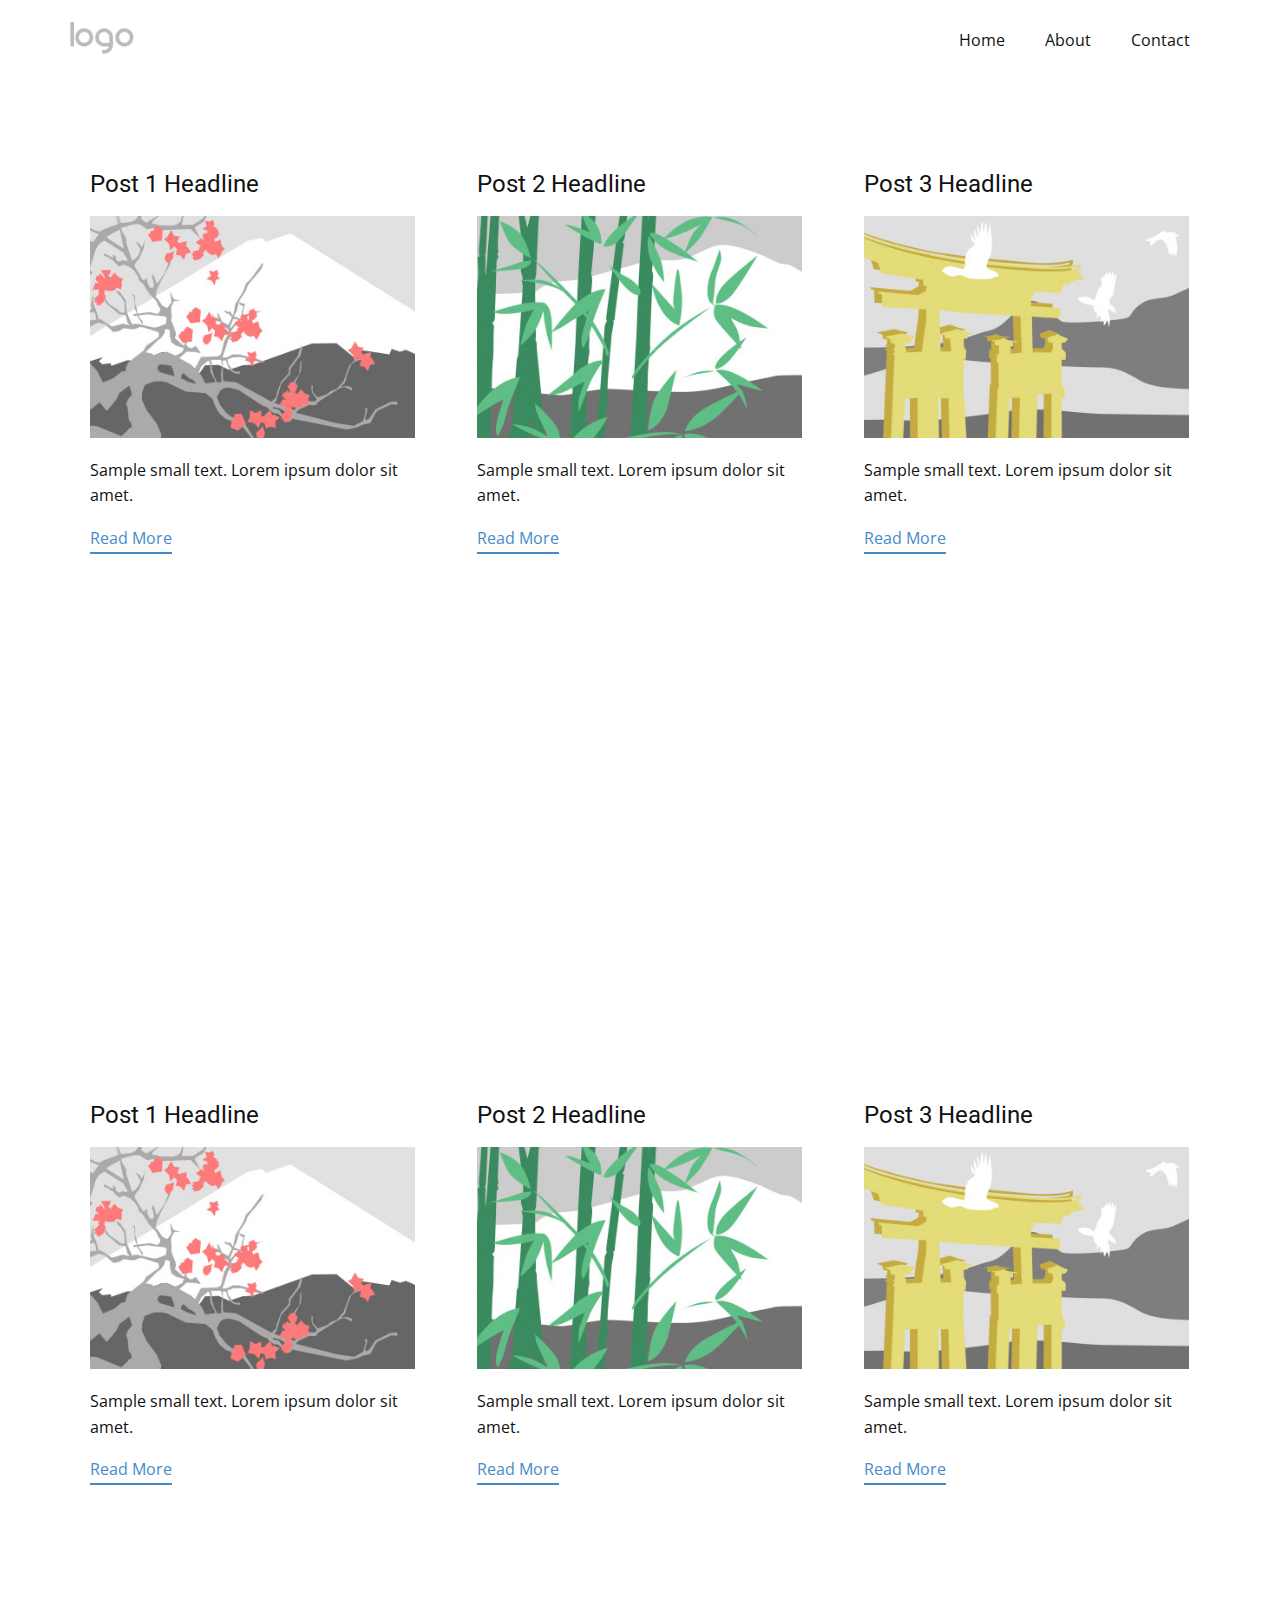
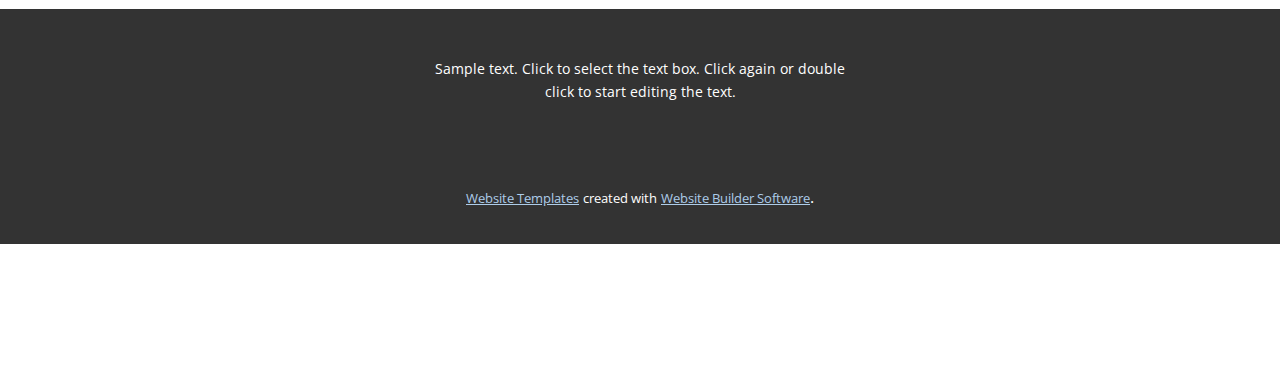
<file: test-site/blog/blog.html>
<html style="font-size: 16px;"><head>
    <meta name="viewport" content="width=device-width, initial-scale=1.0">
    <meta charset="utf-8">
    <meta name="keywords" content="">
    <meta name="description" content="">
    <meta name="page_type" content="np-template-header-footer-from-plugin">
    <title>Blog Template</title>
    <link rel="stylesheet" href="../nicepage.css" media="screen">
<link rel="stylesheet" href="../Blog-Template.css" media="screen">
    <script class="u-script" type="text/javascript" src="../jquery.js" defer=""></script>
    <script class="u-script" type="text/javascript" src="../nicepage.js" defer=""></script>
    <meta name="generator" content="Nicepage 3.14.1, nicepage.com">
    <link id="u-theme-google-font" rel="stylesheet" href="https://fonts.googleapis.com/css?family=Roboto:100,100i,300,300i,400,400i,500,500i,700,700i,900,900i|Open+Sans:300,300i,400,400i,600,600i,700,700i,800,800i">
    
    
    
    <script type="application/ld+json">{
		"@context": "http://schema.org",
		"@type": "Organization",
		"name": "",
		"url": "index.html",
		"logo": "images/default-logo.png"
}</script>
    <meta property="og:title" content="Blog Template">
    <meta property="og:type" content="website">
    <meta name="theme-color" content="#478ac9">
    <link rel="canonical" href="../index.html">
    <meta property="og:url" content="index.html">
  </head>
  <body class="u-body"><header class="u-clearfix u-header u-header" id="sec-34bb"><div class="u-clearfix u-sheet u-valign-middle u-sheet-1">
        <a href="https://nicepage.com" class="u-image u-logo u-image-1">
          <img src="../images/default-logo.png" class="u-logo-image u-logo-image-1">
        </a>
        <nav class="u-menu u-menu-dropdown u-offcanvas u-menu-1">
          <div class="menu-collapse" style="font-size: 1rem; letter-spacing: 0px;">
            <a class="u-button-style u-custom-left-right-menu-spacing u-custom-padding-bottom u-custom-top-bottom-menu-spacing u-nav-link u-text-active-palette-1-base u-text-hover-palette-2-base" href="#">
              <svg><use xmlns:xlink="http://www.w3.org/1999/xlink" xlink:href="#menu-hamburger"></use></svg>
              <svg version="1.1" xmlns="http://www.w3.org/2000/svg" xmlns:xlink="http://www.w3.org/1999/xlink"><defs><symbol id="menu-hamburger" viewBox="0 0 16 16" style="width: 16px; height: 16px;"><rect y="1" width="16" height="2"></rect><rect y="7" width="16" height="2"></rect><rect y="13" width="16" height="2"></rect>
</symbol>
</defs></svg>
            </a>
          </div>
          <div class="u-nav-container">
            <ul class="u-nav u-unstyled u-nav-1"><li class="u-nav-item"><a class="u-button-style u-nav-link u-text-active-palette-1-base u-text-hover-palette-2-base" href="../Home.html" style="padding: 10px 20px;">Home</a>
</li><li class="u-nav-item"><a class="u-button-style u-nav-link u-text-active-palette-1-base u-text-hover-palette-2-base" href="../About.html" style="padding: 10px 20px;">About</a>
</li><li class="u-nav-item"><a class="u-button-style u-nav-link u-text-active-palette-1-base u-text-hover-palette-2-base" href="../Contact.html" style="padding: 10px 20px;">Contact</a>
</li></ul>
          </div>
          <div class="u-nav-container-collapse">
            <div class="u-black u-container-style u-inner-container-layout u-opacity u-opacity-95 u-sidenav">
              <div class="u-sidenav-overflow">
                <div class="u-menu-close"></div>
                <ul class="u-align-center u-nav u-popupmenu-items u-unstyled u-nav-2"><li class="u-nav-item"><a class="u-button-style u-nav-link" href="../Home.html">Home</a>
</li><li class="u-nav-item"><a class="u-button-style u-nav-link" href="../About.html">About</a>
</li><li class="u-nav-item"><a class="u-button-style u-nav-link" href="../Contact.html">Contact</a>
</li></ul>
              </div>
            </div>
            <div class="u-black u-menu-overlay u-opacity u-opacity-70"></div>
          </div>
        </nav>
      </div></header>
    <section class="u-clearfix u-section-1" id="sec-612a">
      <div class="u-clearfix u-sheet u-valign-middle u-sheet-1"><!--blog--><!--blog_options_json--><!--{"type":"Recent","source":"","tags":"","count":"","gridProps":[{"mode":"XL","columns":3,"gap":22,"styles":".u-section-1 .u-repeater-1 {grid-auto-rows: [[XL_VALUE]] !important}"},{"mode":"LG","columns":3,"gap":22,"styles":"@media (max-width: 1199px) {.u-section-1 .u-repeater-1 {grid-auto-rows: [[LG_VALUE]] !important}}"},{"mode":"MD","columns":2,"gap":22,"styles":"@media (max-width: 991px) {.u-section-1 .u-repeater-1 {grid-auto-rows: [[MD_VALUE]] !important}}"},{"mode":"SM","columns":1,"gap":22,"styles":"@media (max-width: 767px) {.u-section-1 .u-repeater-1 {grid-auto-rows: [[SM_VALUE]] !important}}"},{"mode":"XS","columns":1,"gap":22,"styles":"@media (max-width: 575px) {.u-section-1 .u-repeater-1 {grid-auto-rows: [[XS_VALUE]] !important}}"}]}--><!--/blog_options_json-->
        <div class="u-blog u-expanded-width u-repeater u-repeater-1"><!--blog_post-->
          <div class="u-blog-post u-container-style u-repeater-item u-white u-repeater-item-1">
            <div class="u-container-layout u-similar-container u-valign-top u-container-layout-1"><!--blog_post_header-->
              <h4 class="u-blog-control u-text u-text-1">
                <a class="u-post-header-link" href="../blog/post.html"><!--blog_post_header_content-->Post 1 Headline<!--/blog_post_header_content--></a>
              </h4><!--/blog_post_header--><!--blog_post_image-->
              <a class="u-post-header-link" href="../blog/post.html"><img alt="" class="u-blog-control u-expanded-width u-image u-image-default u-image-1" src="[data-uri]"></a><!--/blog_post_image--><!--blog_post_content-->
              <div class="u-blog-control u-post-content u-text u-text-2 fr-view">Sample small text. Lorem ipsum dolor sit amet.</div><!--/blog_post_content--><!--blog_post_readmore-->
              <a href="../blog/post.html" class="u-blog-control u-border-2 u-border-palette-1-base u-btn u-btn-rectangle u-button-style u-none u-btn-1"><!--blog_post_readmore_content-->Read More<!--/blog_post_readmore_content--></a><!--/blog_post_readmore-->
            </div>
          </div><div class="u-blog-post u-container-style u-repeater-item u-video-cover u-white">
            <div class="u-container-layout u-similar-container u-valign-top u-container-layout-2"><!--blog_post_header-->
              <h4 class="u-blog-control u-text u-text-3">
                <a class="u-post-header-link" href="../blog/post-1.html"><!--blog_post_header_content-->Post 2 Headline<!--/blog_post_header_content--></a>
              </h4><!--/blog_post_header--><!--blog_post_image-->
              <a class="u-post-header-link" href="../blog/post-1.html"><img alt="" class="u-blog-control u-expanded-width u-image u-image-default u-image-2" src="[data-uri]"></a><!--/blog_post_image--><!--blog_post_content-->
              <div class="u-blog-control u-post-content u-text u-text-4 fr-view">Sample small text. Lorem ipsum dolor sit amet.</div><!--/blog_post_content--><!--blog_post_readmore-->
              <a href="../blog/post-1.html" class="u-blog-control u-border-2 u-border-palette-1-base u-btn u-btn-rectangle u-button-style u-none u-btn-2"><!--blog_post_readmore_content-->Read More<!--/blog_post_readmore_content--></a><!--/blog_post_readmore-->
            </div>
          </div><div class="u-blog-post u-container-style u-repeater-item u-video-cover u-white">
            <div class="u-container-layout u-similar-container u-valign-top u-container-layout-3"><!--blog_post_header-->
              <h4 class="u-blog-control u-text u-text-5">
                <a class="u-post-header-link" href="../blog/post-2.html"><!--blog_post_header_content-->Post 3 Headline<!--/blog_post_header_content--></a>
              </h4><!--/blog_post_header--><!--blog_post_image-->
              <a class="u-post-header-link" href="../blog/post-2.html"><img alt="" class="u-blog-control u-expanded-width u-image u-image-default u-image-3" src="[data-uri]"></a><!--/blog_post_image--><!--blog_post_content-->
              <div class="u-blog-control u-post-content u-text u-text-6 fr-view">Sample small text. Lorem ipsum dolor sit amet.</div><!--/blog_post_content--><!--blog_post_readmore-->
              <a href="../blog/post-2.html" class="u-blog-control u-border-2 u-border-palette-1-base u-btn u-btn-rectangle u-button-style u-none u-btn-3"><!--blog_post_readmore_content-->Read More<!--/blog_post_readmore_content--></a><!--/blog_post_readmore-->
            </div>
          </div><div class="u-blog-post u-container-style u-repeater-item u-white u-repeater-item-1">
            <div class="u-container-layout u-similar-container u-valign-top u-container-layout-1"><!--blog_post_header-->
              <h4 class="u-blog-control u-text u-text-1">
                <a class="u-post-header-link" href="../blog/post-3.html"><!--blog_post_header_content-->Post 1 Headline<!--/blog_post_header_content--></a>
              </h4><!--/blog_post_header--><!--blog_post_image-->
              <a class="u-post-header-link" href="../blog/post-3.html"><img alt="" class="u-blog-control u-expanded-width u-image u-image-default u-image-1" src="[data-uri]"></a><!--/blog_post_image--><!--blog_post_content-->
              <div class="u-blog-control u-post-content u-text u-text-2 fr-view">Sample small text. Lorem ipsum dolor sit amet.</div><!--/blog_post_content--><!--blog_post_readmore-->
              <a href="../blog/post-3.html" class="u-blog-control u-border-2 u-border-palette-1-base u-btn u-btn-rectangle u-button-style u-none u-btn-1"><!--blog_post_readmore_content-->Read More<!--/blog_post_readmore_content--></a><!--/blog_post_readmore-->
            </div>
          </div><div class="u-blog-post u-container-style u-repeater-item u-video-cover u-white">
            <div class="u-container-layout u-similar-container u-valign-top u-container-layout-2"><!--blog_post_header-->
              <h4 class="u-blog-control u-text u-text-3">
                <a class="u-post-header-link" href="../blog/post-4.html"><!--blog_post_header_content-->Post 2 Headline<!--/blog_post_header_content--></a>
              </h4><!--/blog_post_header--><!--blog_post_image-->
              <a class="u-post-header-link" href="../blog/post-4.html"><img alt="" class="u-blog-control u-expanded-width u-image u-image-default u-image-2" src="[data-uri]"></a><!--/blog_post_image--><!--blog_post_content-->
              <div class="u-blog-control u-post-content u-text u-text-4 fr-view">Sample small text. Lorem ipsum dolor sit amet.</div><!--/blog_post_content--><!--blog_post_readmore-->
              <a href="../blog/post-4.html" class="u-blog-control u-border-2 u-border-palette-1-base u-btn u-btn-rectangle u-button-style u-none u-btn-2"><!--blog_post_readmore_content-->Read More<!--/blog_post_readmore_content--></a><!--/blog_post_readmore-->
            </div>
          </div><div class="u-blog-post u-container-style u-repeater-item u-video-cover u-white">
            <div class="u-container-layout u-similar-container u-valign-top u-container-layout-3"><!--blog_post_header-->
              <h4 class="u-blog-control u-text u-text-5">
                <a class="u-post-header-link" href="../blog/post-5.html"><!--blog_post_header_content-->Post 3 Headline<!--/blog_post_header_content--></a>
              </h4><!--/blog_post_header--><!--blog_post_image-->
              <a class="u-post-header-link" href="../blog/post-5.html"><img alt="" class="u-blog-control u-expanded-width u-image u-image-default u-image-3" src="[data-uri]"></a><!--/blog_post_image--><!--blog_post_content-->
              <div class="u-blog-control u-post-content u-text u-text-6 fr-view">Sample small text. Lorem ipsum dolor sit amet.</div><!--/blog_post_content--><!--blog_post_readmore-->
              <a href="../blog/post-5.html" class="u-blog-control u-border-2 u-border-palette-1-base u-btn u-btn-rectangle u-button-style u-none u-btn-3"><!--blog_post_readmore_content-->Read More<!--/blog_post_readmore_content--></a><!--/blog_post_readmore-->
            </div>
          </div><!--/blog_post--><!--blog_post-->
          <!--/blog_post--><!--blog_post-->
          <!--/blog_post-->
        </div><!--/blog-->
      </div>
    </section>
    <section class="u-clearfix u-section-2" id="sec-a6c4">
      <div class="u-clearfix u-sheet u-sheet-1"></div>
    </section>
    
    
    <footer class="u-align-center u-clearfix u-footer u-grey-80 u-footer" id="sec-6aff"><div class="u-clearfix u-sheet u-sheet-1">
        <p class="u-small-text u-text u-text-variant u-text-1">Sample text. Click to select the text box. Click again or double click to start editing the text.</p>
      </div></footer>
    <section class="u-backlink u-clearfix u-grey-80">
      <a class="u-link" href="https://nicepage.com/website-templates" target="_blank">
        <span>Website Templates</span>
      </a>
      <p class="u-text">
        <span>created with</span>
      </p>
      <a class="u-link" href="https://nicepage.com/" target="_blank">
        <span>Website Builder Software</span>
      </a>. 
    </section>
  
</body></html>
</file>
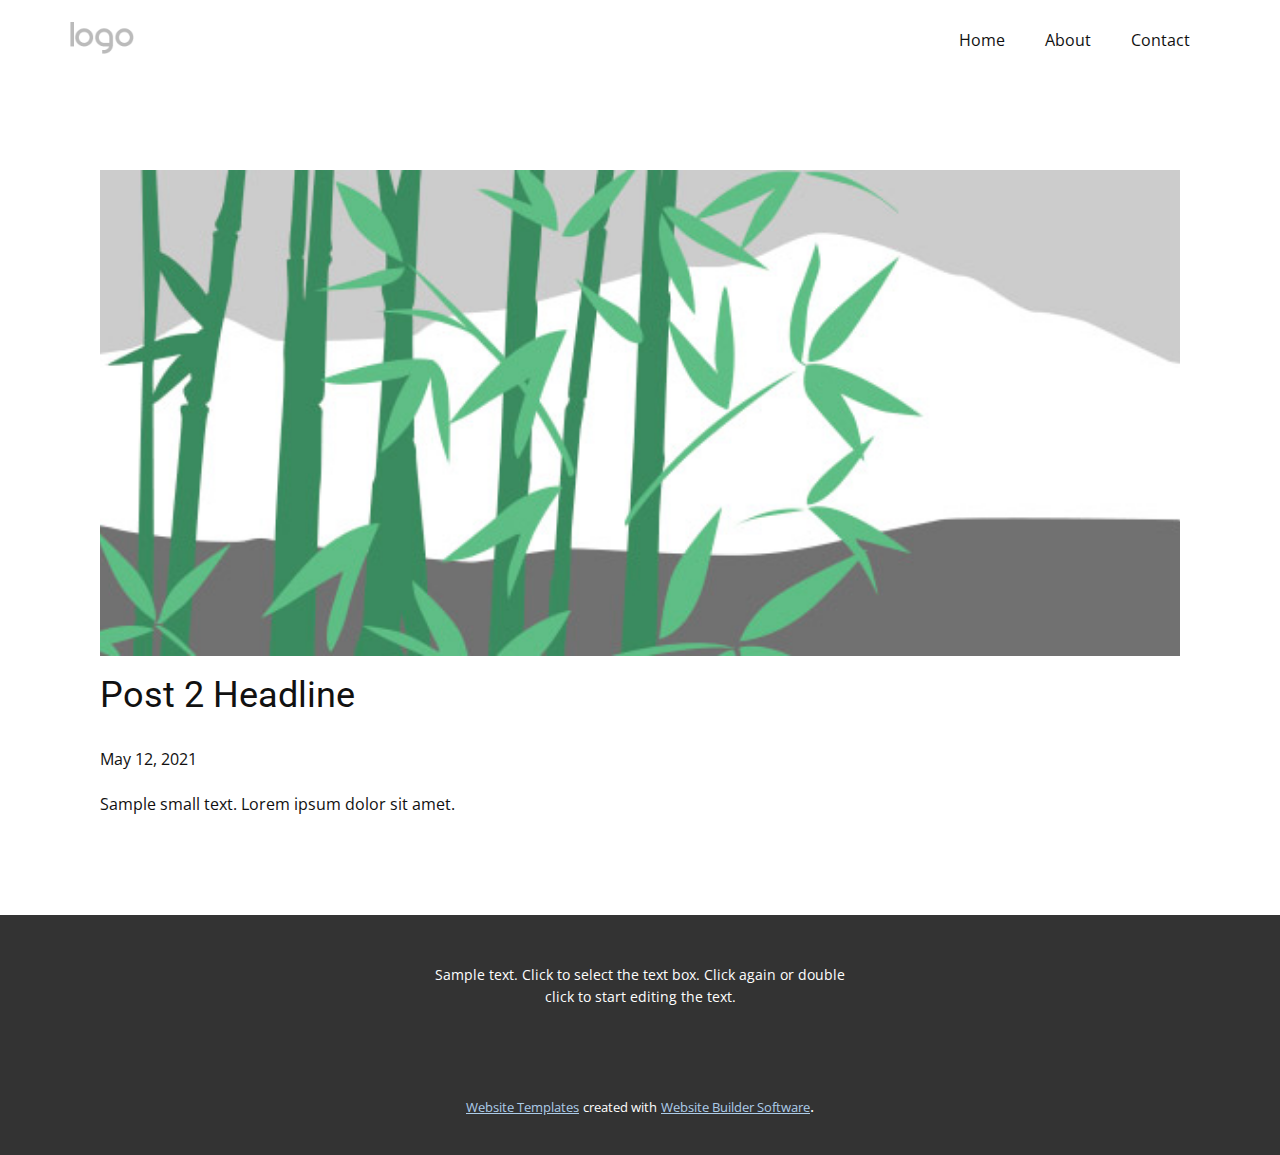
<file: test-site/blog/post-1.html>
<!doctype html>
<html style="font-size: 16px;"><head>
    <meta name="viewport" content="width=device-width, initial-scale=1.0">
    <meta charset="utf-8">
    <meta name="keywords" content="Post 1 Headline">
    <meta name="description" content="">
    <meta name="page_type" content="np-template-header-footer-from-plugin">
    <title>Post 2 Headline</title>
    <link rel="stylesheet" href="../nicepage.css" media="screen">
<link rel="stylesheet" href="../Post-Template.css" media="screen">
    <script class="u-script" type="text/javascript" src="../jquery.js" defer=""></script>
    <script class="u-script" type="text/javascript" src="../nicepage.js" defer=""></script>
    <meta name="generator" content="Nicepage 3.14.1, nicepage.com">
    <link id="u-theme-google-font" rel="stylesheet" href="https://fonts.googleapis.com/css?family=Roboto:100,100i,300,300i,400,400i,500,500i,700,700i,900,900i|Open+Sans:300,300i,400,400i,600,600i,700,700i,800,800i">
    
    
    <script type="application/ld+json">{
		"@context": "http://schema.org",
		"@type": "Organization",
		"name": "",
		"url": "index.html",
		"logo": "images/default-logo.png"
}</script>
    <meta property="og:title" content="Post Template">
    <meta property="og:type" content="website">
    <meta name="theme-color" content="#478ac9">
    <link rel="canonical" href="../index.html">
    <meta property="og:url" content="index.html">
  </head>
  <body class="u-body"><header class="u-clearfix u-header u-header" id="sec-34bb"><div class="u-clearfix u-sheet u-valign-middle u-sheet-1">
        <a href="https://nicepage.com" class="u-image u-logo u-image-1">
          <img src="../images/default-logo.png" class="u-logo-image u-logo-image-1">
        </a>
        <nav class="u-menu u-menu-dropdown u-offcanvas u-menu-1">
          <div class="menu-collapse" style="font-size: 1rem; letter-spacing: 0px;">
            <a class="u-button-style u-custom-left-right-menu-spacing u-custom-padding-bottom u-custom-top-bottom-menu-spacing u-nav-link u-text-active-palette-1-base u-text-hover-palette-2-base" href="#">
              <svg><use xmlns:xlink="http://www.w3.org/1999/xlink" xlink:href="#menu-hamburger"></use></svg>
              <svg version="1.1" xmlns="http://www.w3.org/2000/svg" xmlns:xlink="http://www.w3.org/1999/xlink"><defs><symbol id="menu-hamburger" viewBox="0 0 16 16" style="width: 16px; height: 16px;"><rect y="1" width="16" height="2"></rect><rect y="7" width="16" height="2"></rect><rect y="13" width="16" height="2"></rect>
</symbol>
</defs></svg>
            </a>
          </div>
          <div class="u-nav-container">
            <ul class="u-nav u-unstyled u-nav-1"><li class="u-nav-item"><a class="u-button-style u-nav-link u-text-active-palette-1-base u-text-hover-palette-2-base" href="../Home.html" style="padding: 10px 20px;">Home</a>
</li><li class="u-nav-item"><a class="u-button-style u-nav-link u-text-active-palette-1-base u-text-hover-palette-2-base" href="../About.html" style="padding: 10px 20px;">About</a>
</li><li class="u-nav-item"><a class="u-button-style u-nav-link u-text-active-palette-1-base u-text-hover-palette-2-base" href="../Contact.html" style="padding: 10px 20px;">Contact</a>
</li></ul>
          </div>
          <div class="u-nav-container-collapse">
            <div class="u-black u-container-style u-inner-container-layout u-opacity u-opacity-95 u-sidenav">
              <div class="u-sidenav-overflow">
                <div class="u-menu-close"></div>
                <ul class="u-align-center u-nav u-popupmenu-items u-unstyled u-nav-2"><li class="u-nav-item"><a class="u-button-style u-nav-link" href="../Home.html">Home</a>
</li><li class="u-nav-item"><a class="u-button-style u-nav-link" href="../About.html">About</a>
</li><li class="u-nav-item"><a class="u-button-style u-nav-link" href="../Contact.html">Contact</a>
</li></ul>
              </div>
            </div>
            <div class="u-black u-menu-overlay u-opacity u-opacity-70"></div>
          </div>
        </nav>
      </div></header>
    <section class="u-align-center u-clearfix u-section-1" id="sec-ad78">
      <div class="u-clearfix u-sheet u-valign-middle-md u-valign-middle-sm u-valign-middle-xs u-sheet-1"><!--post_details--><!--post_details_options_json--><!--{"source":""}--><!--/post_details_options_json--><!--blog_post-->
        <div class="u-container-style u-expanded-width u-post-details u-post-details-1">
          <div class="u-container-layout u-valign-middle u-container-layout-1"><!--blog_post_image-->
            <img alt="" class="u-blog-control u-expanded-width u-image u-image-default u-image-1" src="[data-uri]"><!--/blog_post_image--><!--blog_post_header-->
            <h2 class="u-blog-control u-text u-text-1">Post 2 Headline</h2><!--/blog_post_header--><!--blog_post_metadata-->
            <div class="u-blog-control u-metadata u-metadata-1"><!--blog_post_metadata_date-->
              <span class="u-meta-date u-meta-icon">May 12, 2021</span><!--/blog_post_metadata_date--><!--blog_post_metadata_category-->
              <!--/blog_post_metadata_category--><!--blog_post_metadata_comments-->
              <!--/blog_post_metadata_comments-->
            </div><!--/blog_post_metadata--><!--blog_post_content-->
            <div class="u-align-justify u-blog-control u-post-content u-text u-text-2 fr-view">
  Sample small text. Lorem ipsum dolor sit amet.
  </div><!--/blog_post_content-->
          </div>
        </div><!--/blog_post--><!--/post_details-->
      </div>
    </section>
    
    
    <footer class="u-align-center u-clearfix u-footer u-grey-80 u-footer" id="sec-6aff"><div class="u-clearfix u-sheet u-sheet-1">
        <p class="u-small-text u-text u-text-variant u-text-1">Sample text. Click to select the text box. Click again or double click to start editing the text.</p>
      </div></footer>
    <section class="u-backlink u-clearfix u-grey-80">
      <a class="u-link" href="https://nicepage.com/website-templates" target="_blank">
        <span>Website Templates</span>
      </a>
      <p class="u-text">
        <span>created with</span>
      </p>
      <a class="u-link" href="https://nicepage.com/" target="_blank">
        <span>Website Builder Software</span>
      </a>. 
    </section>
  
</body></html>
</file>
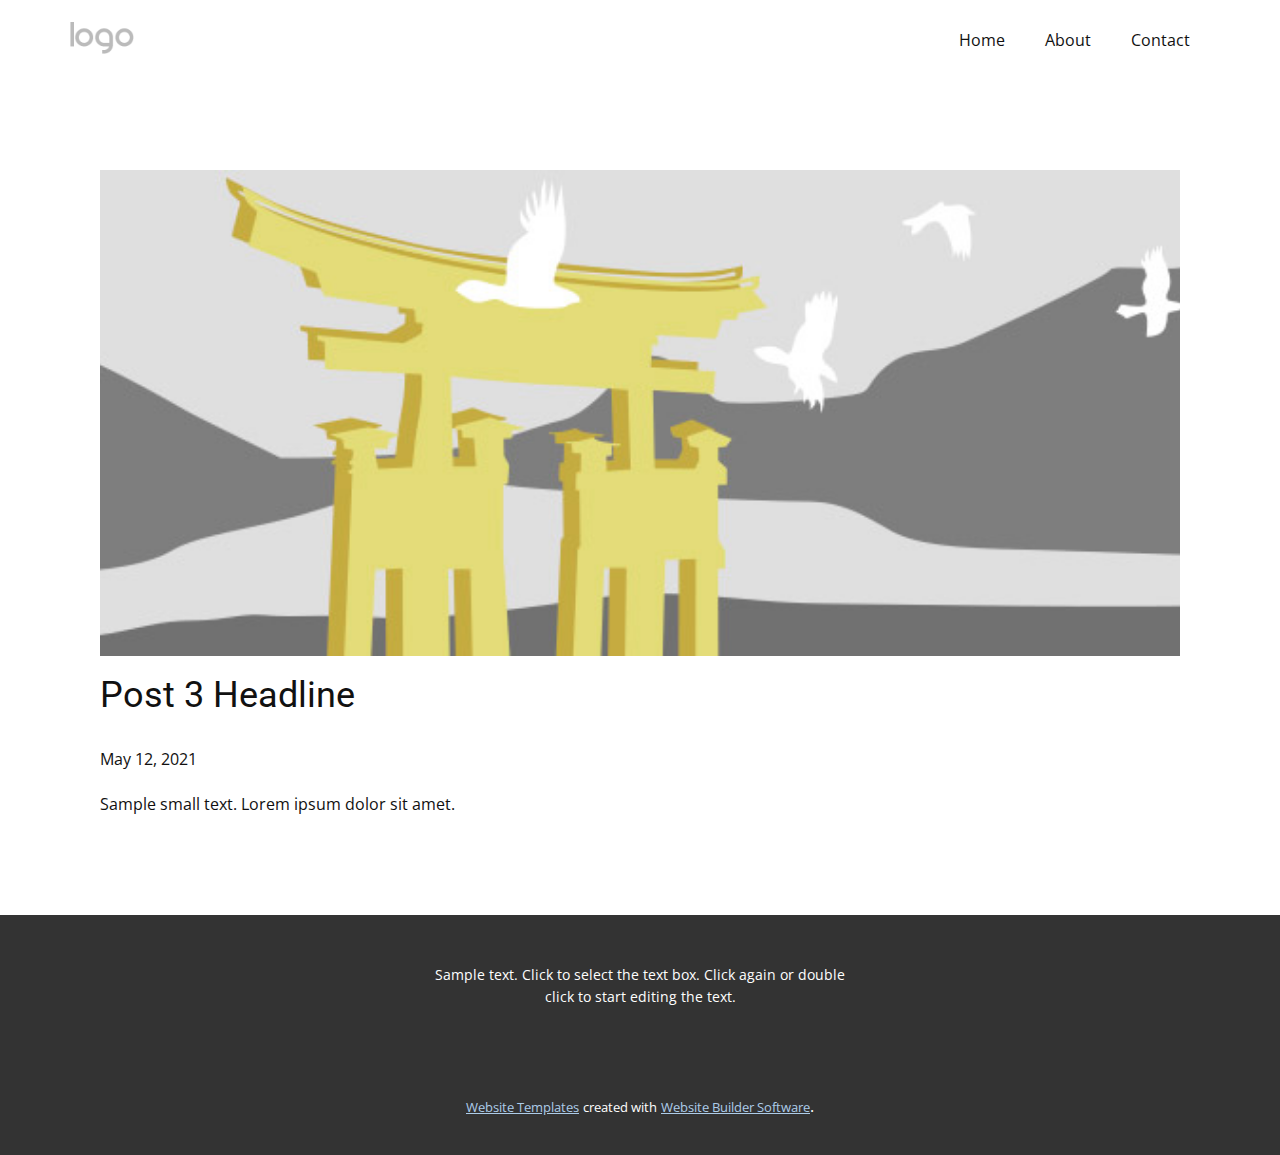
<file: test-site/blog/post-2.html>
<!doctype html>
<html style="font-size: 16px;"><head>
    <meta name="viewport" content="width=device-width, initial-scale=1.0">
    <meta charset="utf-8">
    <meta name="keywords" content="Post 1 Headline">
    <meta name="description" content="">
    <meta name="page_type" content="np-template-header-footer-from-plugin">
    <title>Post 3 Headline</title>
    <link rel="stylesheet" href="../nicepage.css" media="screen">
<link rel="stylesheet" href="../Post-Template.css" media="screen">
    <script class="u-script" type="text/javascript" src="../jquery.js" defer=""></script>
    <script class="u-script" type="text/javascript" src="../nicepage.js" defer=""></script>
    <meta name="generator" content="Nicepage 3.14.1, nicepage.com">
    <link id="u-theme-google-font" rel="stylesheet" href="https://fonts.googleapis.com/css?family=Roboto:100,100i,300,300i,400,400i,500,500i,700,700i,900,900i|Open+Sans:300,300i,400,400i,600,600i,700,700i,800,800i">
    
    
    <script type="application/ld+json">{
		"@context": "http://schema.org",
		"@type": "Organization",
		"name": "",
		"url": "index.html",
		"logo": "images/default-logo.png"
}</script>
    <meta property="og:title" content="Post Template">
    <meta property="og:type" content="website">
    <meta name="theme-color" content="#478ac9">
    <link rel="canonical" href="../index.html">
    <meta property="og:url" content="index.html">
  </head>
  <body class="u-body"><header class="u-clearfix u-header u-header" id="sec-34bb"><div class="u-clearfix u-sheet u-valign-middle u-sheet-1">
        <a href="https://nicepage.com" class="u-image u-logo u-image-1">
          <img src="../images/default-logo.png" class="u-logo-image u-logo-image-1">
        </a>
        <nav class="u-menu u-menu-dropdown u-offcanvas u-menu-1">
          <div class="menu-collapse" style="font-size: 1rem; letter-spacing: 0px;">
            <a class="u-button-style u-custom-left-right-menu-spacing u-custom-padding-bottom u-custom-top-bottom-menu-spacing u-nav-link u-text-active-palette-1-base u-text-hover-palette-2-base" href="#">
              <svg><use xmlns:xlink="http://www.w3.org/1999/xlink" xlink:href="#menu-hamburger"></use></svg>
              <svg version="1.1" xmlns="http://www.w3.org/2000/svg" xmlns:xlink="http://www.w3.org/1999/xlink"><defs><symbol id="menu-hamburger" viewBox="0 0 16 16" style="width: 16px; height: 16px;"><rect y="1" width="16" height="2"></rect><rect y="7" width="16" height="2"></rect><rect y="13" width="16" height="2"></rect>
</symbol>
</defs></svg>
            </a>
          </div>
          <div class="u-nav-container">
            <ul class="u-nav u-unstyled u-nav-1"><li class="u-nav-item"><a class="u-button-style u-nav-link u-text-active-palette-1-base u-text-hover-palette-2-base" href="../Home.html" style="padding: 10px 20px;">Home</a>
</li><li class="u-nav-item"><a class="u-button-style u-nav-link u-text-active-palette-1-base u-text-hover-palette-2-base" href="../About.html" style="padding: 10px 20px;">About</a>
</li><li class="u-nav-item"><a class="u-button-style u-nav-link u-text-active-palette-1-base u-text-hover-palette-2-base" href="../Contact.html" style="padding: 10px 20px;">Contact</a>
</li></ul>
          </div>
          <div class="u-nav-container-collapse">
            <div class="u-black u-container-style u-inner-container-layout u-opacity u-opacity-95 u-sidenav">
              <div class="u-sidenav-overflow">
                <div class="u-menu-close"></div>
                <ul class="u-align-center u-nav u-popupmenu-items u-unstyled u-nav-2"><li class="u-nav-item"><a class="u-button-style u-nav-link" href="../Home.html">Home</a>
</li><li class="u-nav-item"><a class="u-button-style u-nav-link" href="../About.html">About</a>
</li><li class="u-nav-item"><a class="u-button-style u-nav-link" href="../Contact.html">Contact</a>
</li></ul>
              </div>
            </div>
            <div class="u-black u-menu-overlay u-opacity u-opacity-70"></div>
          </div>
        </nav>
      </div></header>
    <section class="u-align-center u-clearfix u-section-1" id="sec-ad78">
      <div class="u-clearfix u-sheet u-valign-middle-md u-valign-middle-sm u-valign-middle-xs u-sheet-1"><!--post_details--><!--post_details_options_json--><!--{"source":""}--><!--/post_details_options_json--><!--blog_post-->
        <div class="u-container-style u-expanded-width u-post-details u-post-details-1">
          <div class="u-container-layout u-valign-middle u-container-layout-1"><!--blog_post_image-->
            <img alt="" class="u-blog-control u-expanded-width u-image u-image-default u-image-1" src="[data-uri]"><!--/blog_post_image--><!--blog_post_header-->
            <h2 class="u-blog-control u-text u-text-1">Post 3 Headline</h2><!--/blog_post_header--><!--blog_post_metadata-->
            <div class="u-blog-control u-metadata u-metadata-1"><!--blog_post_metadata_date-->
              <span class="u-meta-date u-meta-icon">May 12, 2021</span><!--/blog_post_metadata_date--><!--blog_post_metadata_category-->
              <!--/blog_post_metadata_category--><!--blog_post_metadata_comments-->
              <!--/blog_post_metadata_comments-->
            </div><!--/blog_post_metadata--><!--blog_post_content-->
            <div class="u-align-justify u-blog-control u-post-content u-text u-text-2 fr-view">
  Sample small text. Lorem ipsum dolor sit amet.
  </div><!--/blog_post_content-->
          </div>
        </div><!--/blog_post--><!--/post_details-->
      </div>
    </section>
    
    
    <footer class="u-align-center u-clearfix u-footer u-grey-80 u-footer" id="sec-6aff"><div class="u-clearfix u-sheet u-sheet-1">
        <p class="u-small-text u-text u-text-variant u-text-1">Sample text. Click to select the text box. Click again or double click to start editing the text.</p>
      </div></footer>
    <section class="u-backlink u-clearfix u-grey-80">
      <a class="u-link" href="https://nicepage.com/website-templates" target="_blank">
        <span>Website Templates</span>
      </a>
      <p class="u-text">
        <span>created with</span>
      </p>
      <a class="u-link" href="https://nicepage.com/" target="_blank">
        <span>Website Builder Software</span>
      </a>. 
    </section>
  
</body></html>
</file>
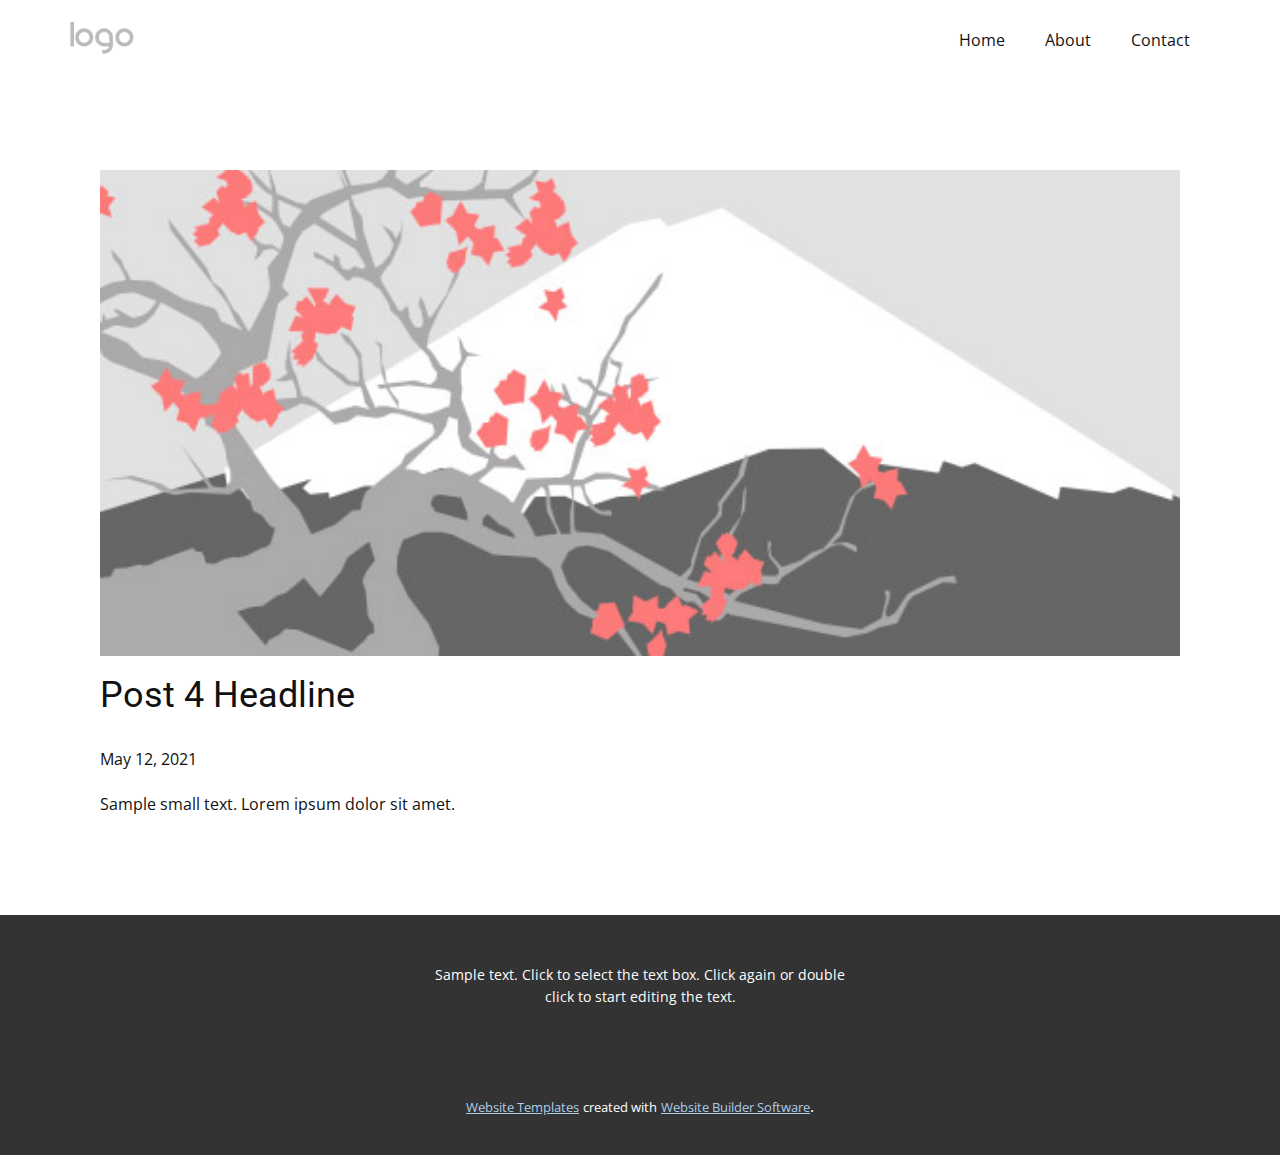
<file: test-site/blog/post-3.html>
<!doctype html>
<html style="font-size: 16px;"><head>
    <meta name="viewport" content="width=device-width, initial-scale=1.0">
    <meta charset="utf-8">
    <meta name="keywords" content="Post 1 Headline">
    <meta name="description" content="">
    <meta name="page_type" content="np-template-header-footer-from-plugin">
    <title>Post 4 Headline</title>
    <link rel="stylesheet" href="../nicepage.css" media="screen">
<link rel="stylesheet" href="../Post-Template.css" media="screen">
    <script class="u-script" type="text/javascript" src="../jquery.js" defer=""></script>
    <script class="u-script" type="text/javascript" src="../nicepage.js" defer=""></script>
    <meta name="generator" content="Nicepage 3.14.1, nicepage.com">
    <link id="u-theme-google-font" rel="stylesheet" href="https://fonts.googleapis.com/css?family=Roboto:100,100i,300,300i,400,400i,500,500i,700,700i,900,900i|Open+Sans:300,300i,400,400i,600,600i,700,700i,800,800i">
    
    
    <script type="application/ld+json">{
		"@context": "http://schema.org",
		"@type": "Organization",
		"name": "",
		"url": "index.html",
		"logo": "images/default-logo.png"
}</script>
    <meta property="og:title" content="Post Template">
    <meta property="og:type" content="website">
    <meta name="theme-color" content="#478ac9">
    <link rel="canonical" href="../index.html">
    <meta property="og:url" content="index.html">
  </head>
  <body class="u-body"><header class="u-clearfix u-header u-header" id="sec-34bb"><div class="u-clearfix u-sheet u-valign-middle u-sheet-1">
        <a href="https://nicepage.com" class="u-image u-logo u-image-1">
          <img src="../images/default-logo.png" class="u-logo-image u-logo-image-1">
        </a>
        <nav class="u-menu u-menu-dropdown u-offcanvas u-menu-1">
          <div class="menu-collapse" style="font-size: 1rem; letter-spacing: 0px;">
            <a class="u-button-style u-custom-left-right-menu-spacing u-custom-padding-bottom u-custom-top-bottom-menu-spacing u-nav-link u-text-active-palette-1-base u-text-hover-palette-2-base" href="#">
              <svg><use xmlns:xlink="http://www.w3.org/1999/xlink" xlink:href="#menu-hamburger"></use></svg>
              <svg version="1.1" xmlns="http://www.w3.org/2000/svg" xmlns:xlink="http://www.w3.org/1999/xlink"><defs><symbol id="menu-hamburger" viewBox="0 0 16 16" style="width: 16px; height: 16px;"><rect y="1" width="16" height="2"></rect><rect y="7" width="16" height="2"></rect><rect y="13" width="16" height="2"></rect>
</symbol>
</defs></svg>
            </a>
          </div>
          <div class="u-nav-container">
            <ul class="u-nav u-unstyled u-nav-1"><li class="u-nav-item"><a class="u-button-style u-nav-link u-text-active-palette-1-base u-text-hover-palette-2-base" href="../Home.html" style="padding: 10px 20px;">Home</a>
</li><li class="u-nav-item"><a class="u-button-style u-nav-link u-text-active-palette-1-base u-text-hover-palette-2-base" href="../About.html" style="padding: 10px 20px;">About</a>
</li><li class="u-nav-item"><a class="u-button-style u-nav-link u-text-active-palette-1-base u-text-hover-palette-2-base" href="../Contact.html" style="padding: 10px 20px;">Contact</a>
</li></ul>
          </div>
          <div class="u-nav-container-collapse">
            <div class="u-black u-container-style u-inner-container-layout u-opacity u-opacity-95 u-sidenav">
              <div class="u-sidenav-overflow">
                <div class="u-menu-close"></div>
                <ul class="u-align-center u-nav u-popupmenu-items u-unstyled u-nav-2"><li class="u-nav-item"><a class="u-button-style u-nav-link" href="../Home.html">Home</a>
</li><li class="u-nav-item"><a class="u-button-style u-nav-link" href="../About.html">About</a>
</li><li class="u-nav-item"><a class="u-button-style u-nav-link" href="../Contact.html">Contact</a>
</li></ul>
              </div>
            </div>
            <div class="u-black u-menu-overlay u-opacity u-opacity-70"></div>
          </div>
        </nav>
      </div></header>
    <section class="u-align-center u-clearfix u-section-1" id="sec-ad78">
      <div class="u-clearfix u-sheet u-valign-middle-md u-valign-middle-sm u-valign-middle-xs u-sheet-1"><!--post_details--><!--post_details_options_json--><!--{"source":""}--><!--/post_details_options_json--><!--blog_post-->
        <div class="u-container-style u-expanded-width u-post-details u-post-details-1">
          <div class="u-container-layout u-valign-middle u-container-layout-1"><!--blog_post_image-->
            <img alt="" class="u-blog-control u-expanded-width u-image u-image-default u-image-1" src="[data-uri]"><!--/blog_post_image--><!--blog_post_header-->
            <h2 class="u-blog-control u-text u-text-1">Post 4 Headline</h2><!--/blog_post_header--><!--blog_post_metadata-->
            <div class="u-blog-control u-metadata u-metadata-1"><!--blog_post_metadata_date-->
              <span class="u-meta-date u-meta-icon">May 12, 2021</span><!--/blog_post_metadata_date--><!--blog_post_metadata_category-->
              <!--/blog_post_metadata_category--><!--blog_post_metadata_comments-->
              <!--/blog_post_metadata_comments-->
            </div><!--/blog_post_metadata--><!--blog_post_content-->
            <div class="u-align-justify u-blog-control u-post-content u-text u-text-2 fr-view">
  Sample small text. Lorem ipsum dolor sit amet.
  </div><!--/blog_post_content-->
          </div>
        </div><!--/blog_post--><!--/post_details-->
      </div>
    </section>
    
    
    <footer class="u-align-center u-clearfix u-footer u-grey-80 u-footer" id="sec-6aff"><div class="u-clearfix u-sheet u-sheet-1">
        <p class="u-small-text u-text u-text-variant u-text-1">Sample text. Click to select the text box. Click again or double click to start editing the text.</p>
      </div></footer>
    <section class="u-backlink u-clearfix u-grey-80">
      <a class="u-link" href="https://nicepage.com/website-templates" target="_blank">
        <span>Website Templates</span>
      </a>
      <p class="u-text">
        <span>created with</span>
      </p>
      <a class="u-link" href="https://nicepage.com/" target="_blank">
        <span>Website Builder Software</span>
      </a>. 
    </section>
  
</body></html>
</file>
